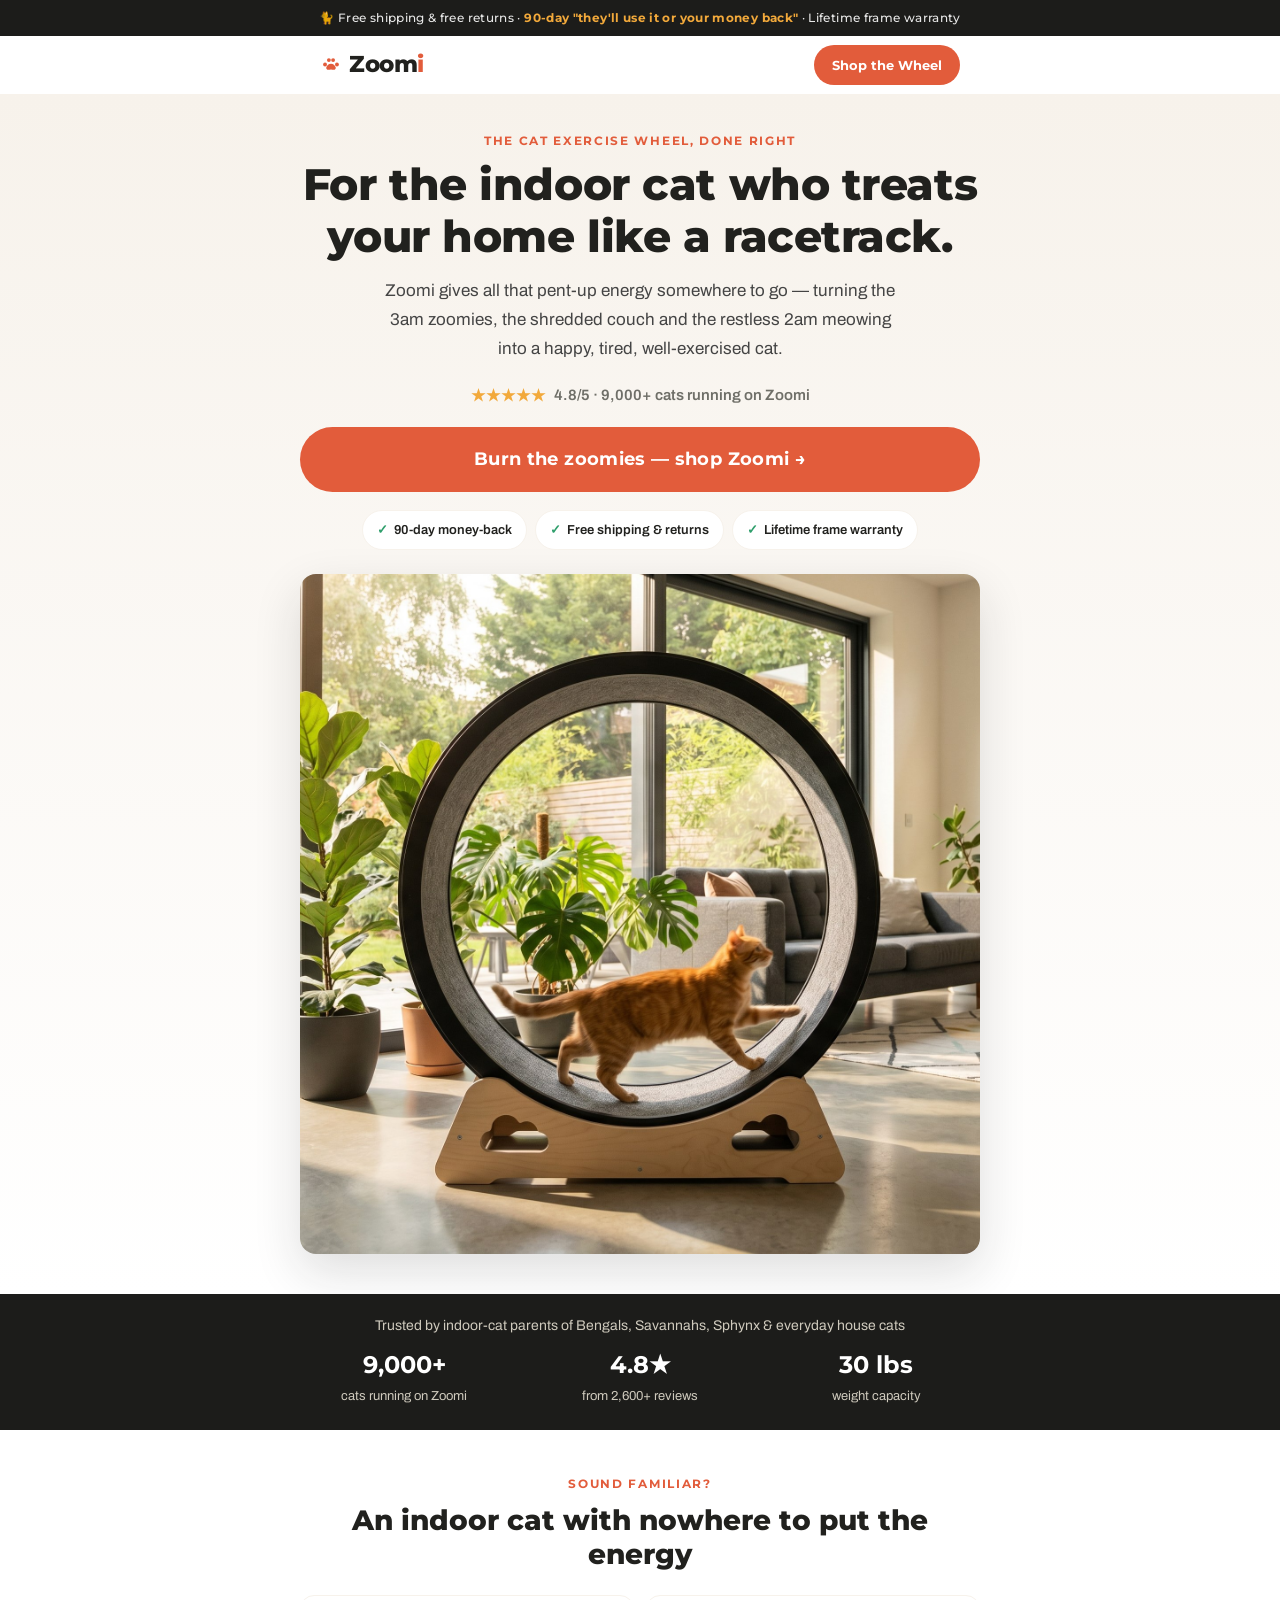
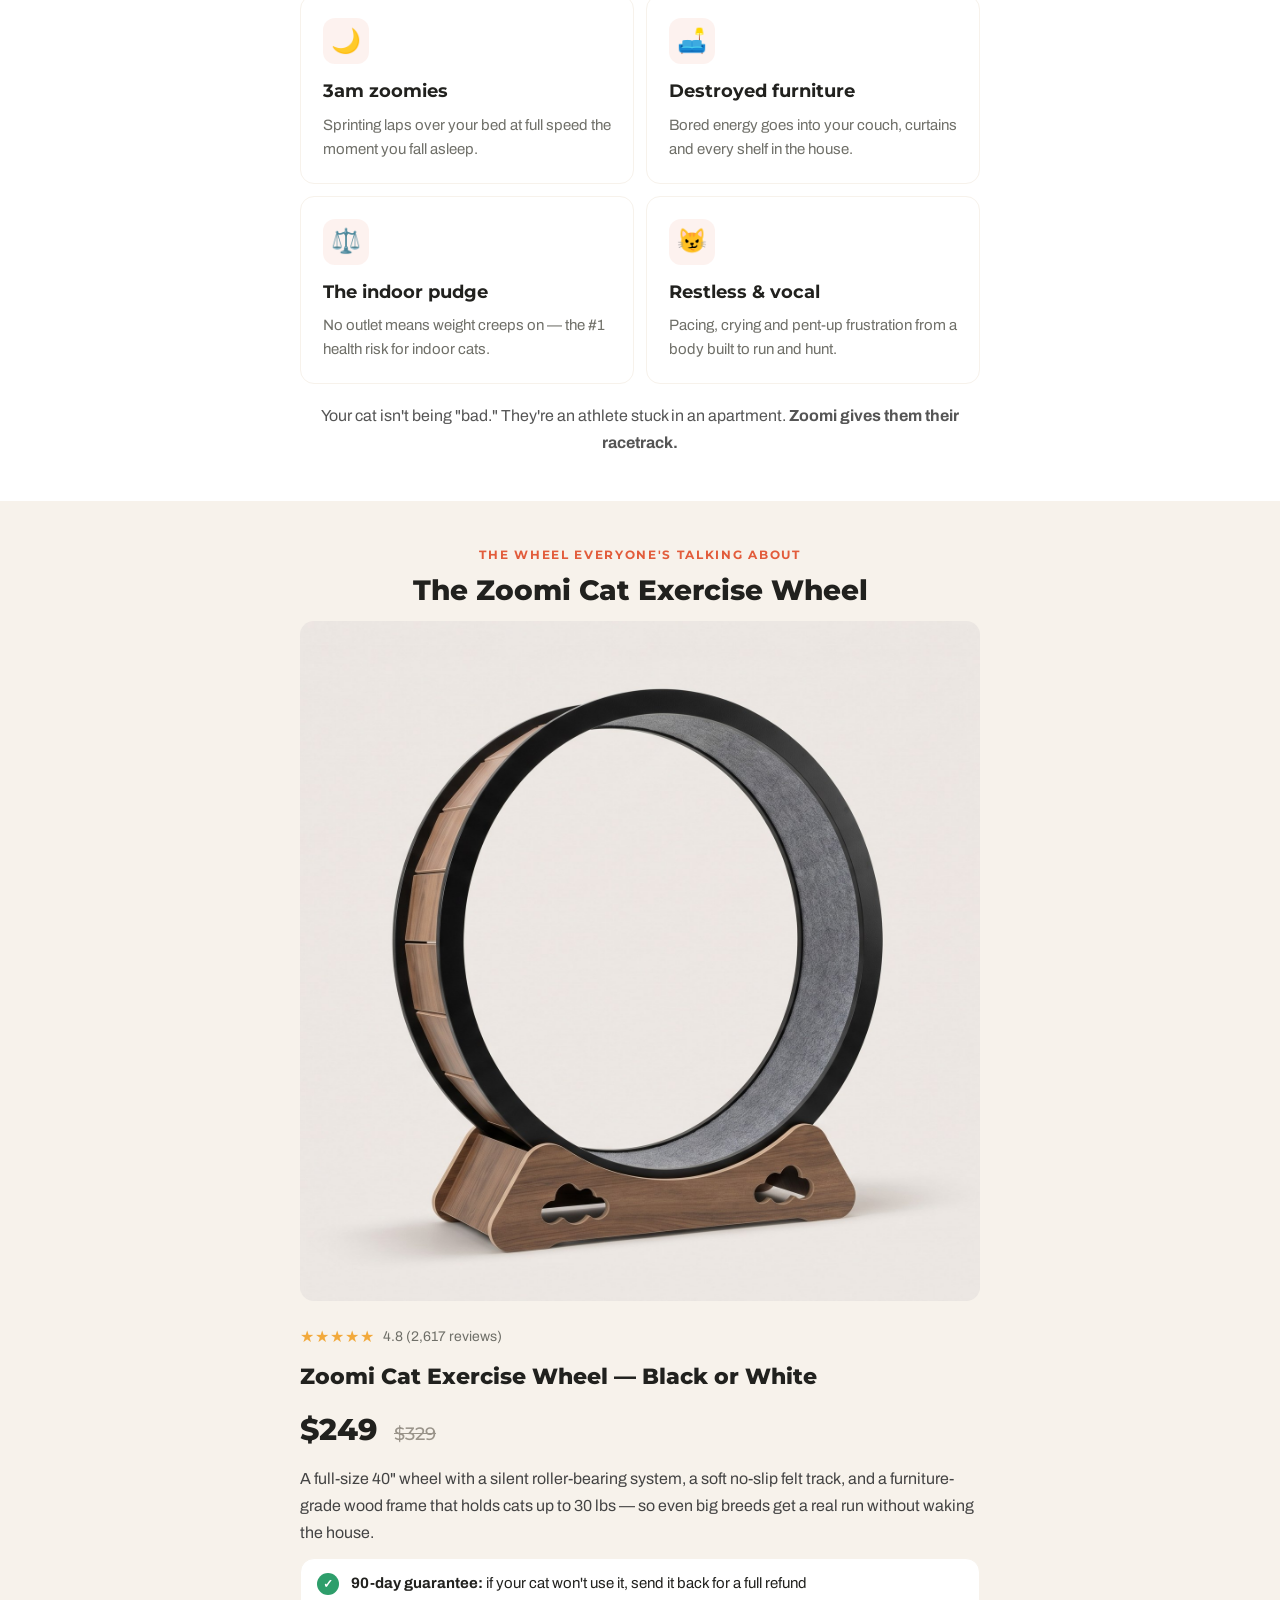
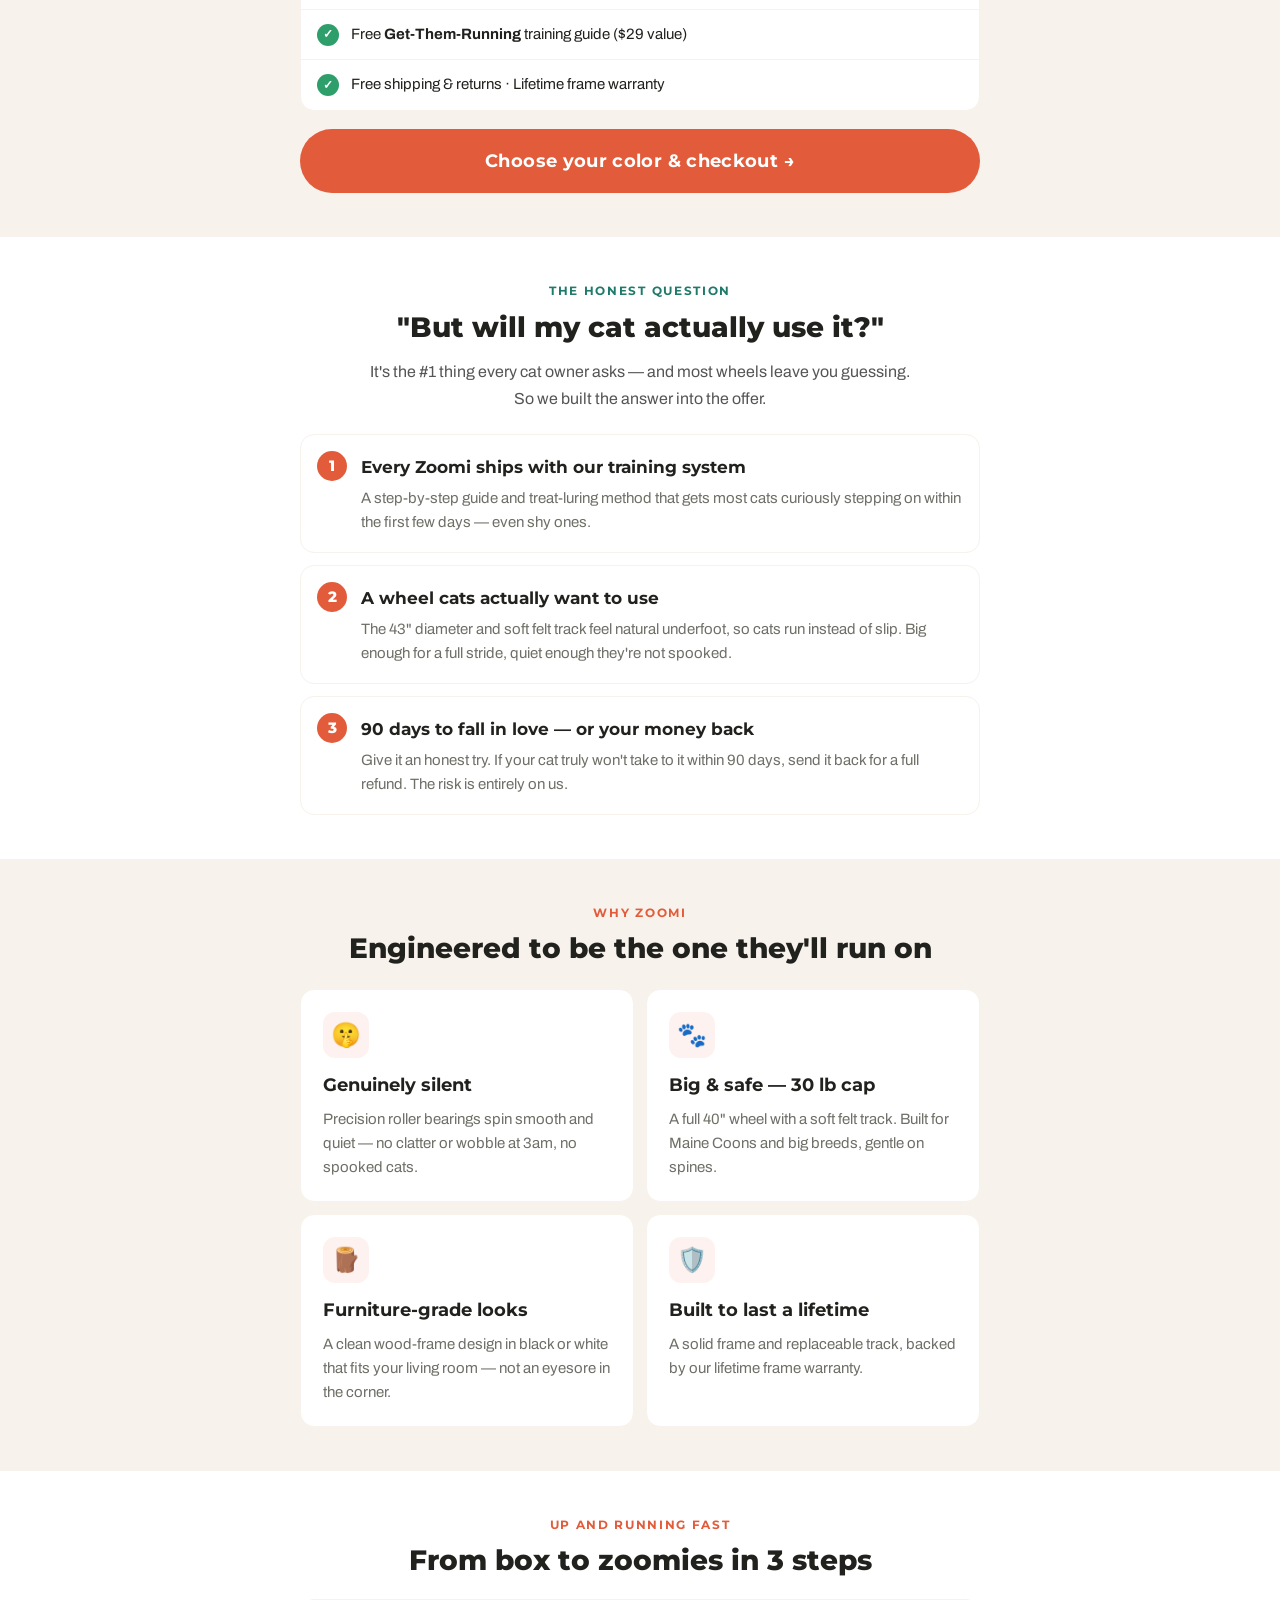
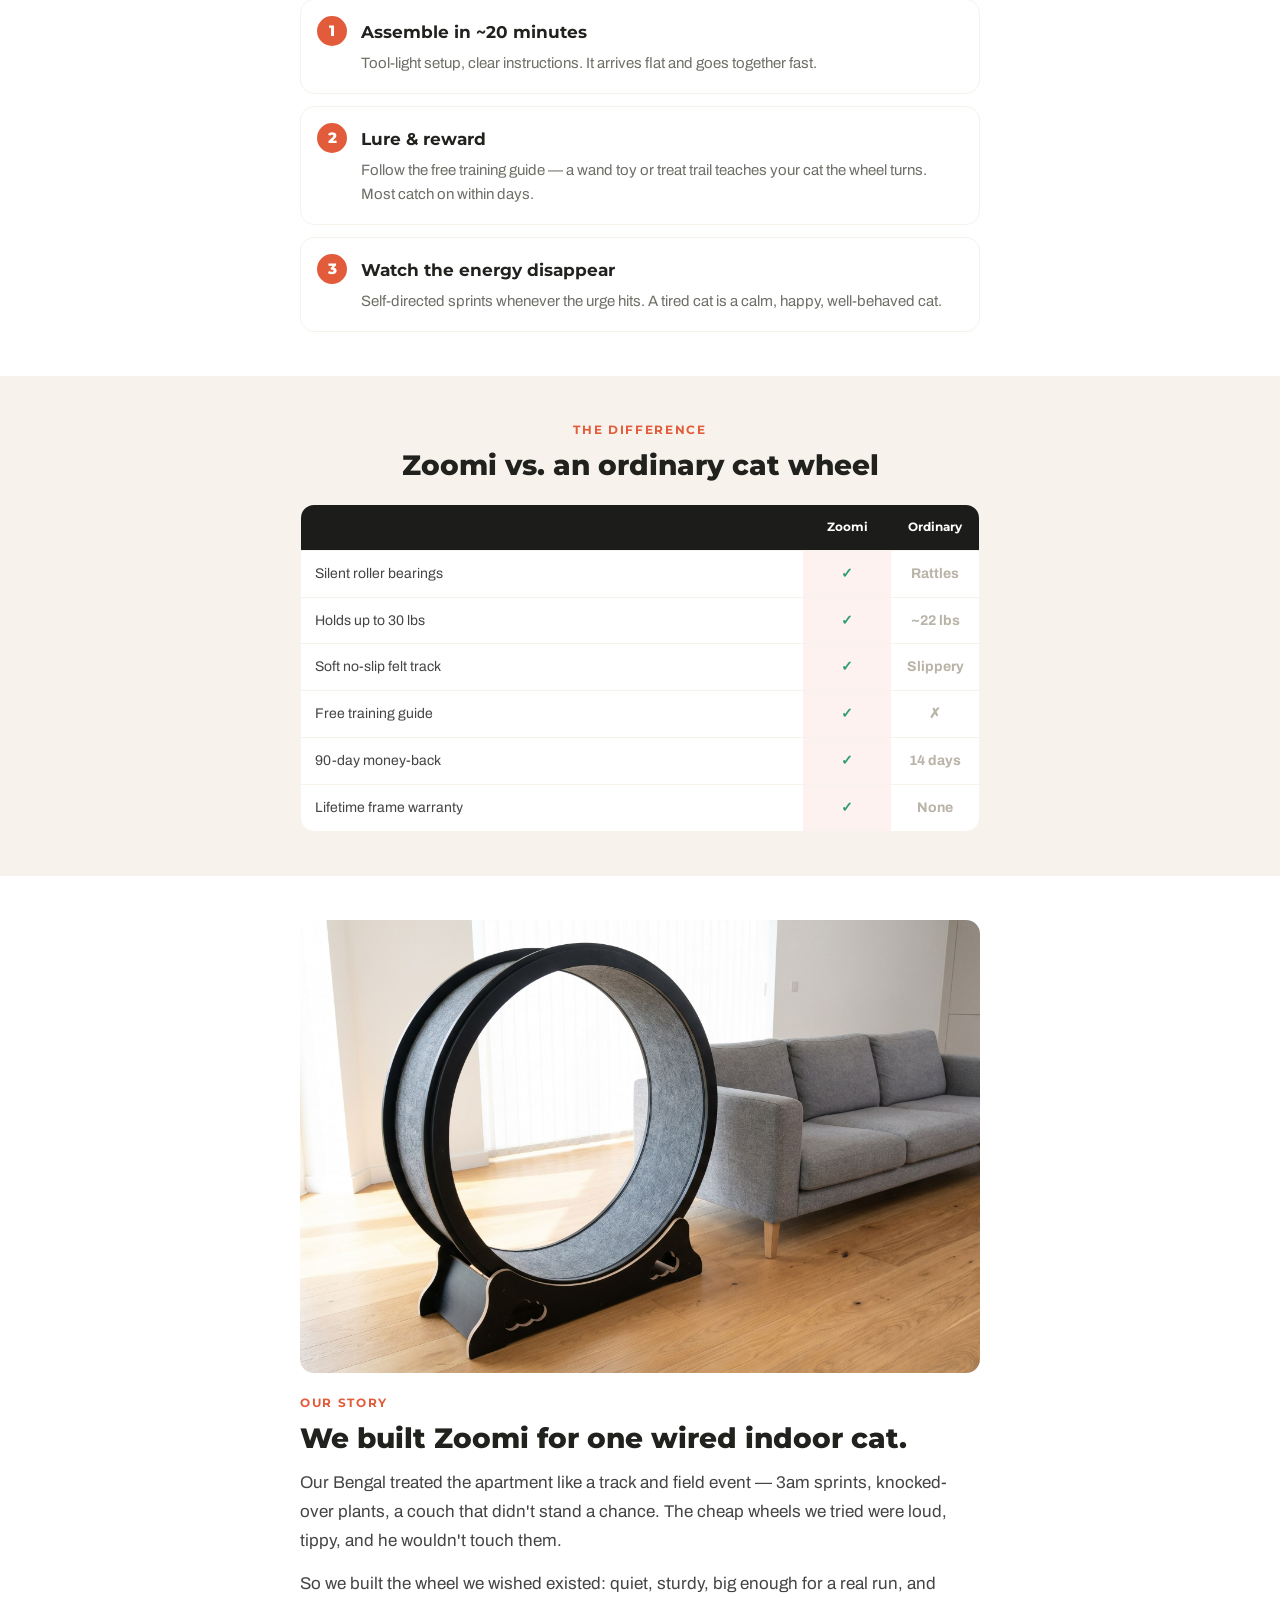
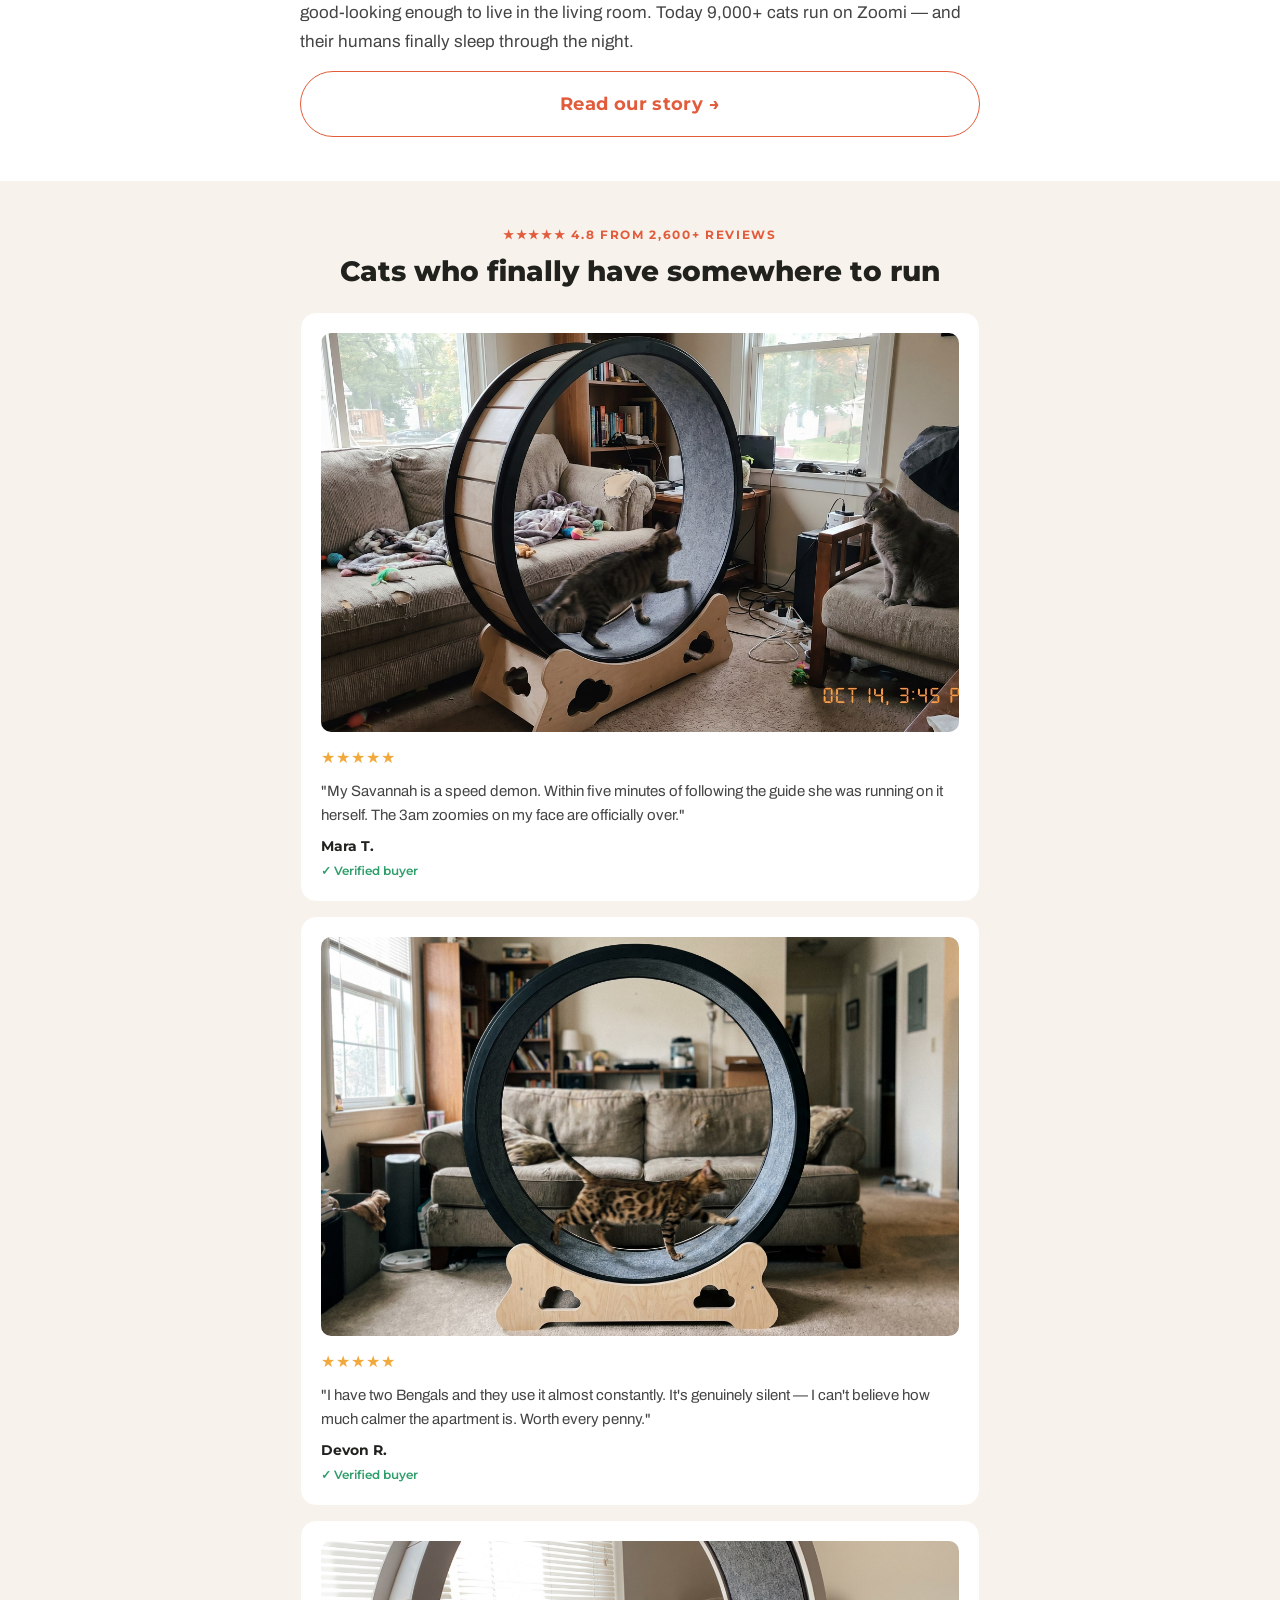
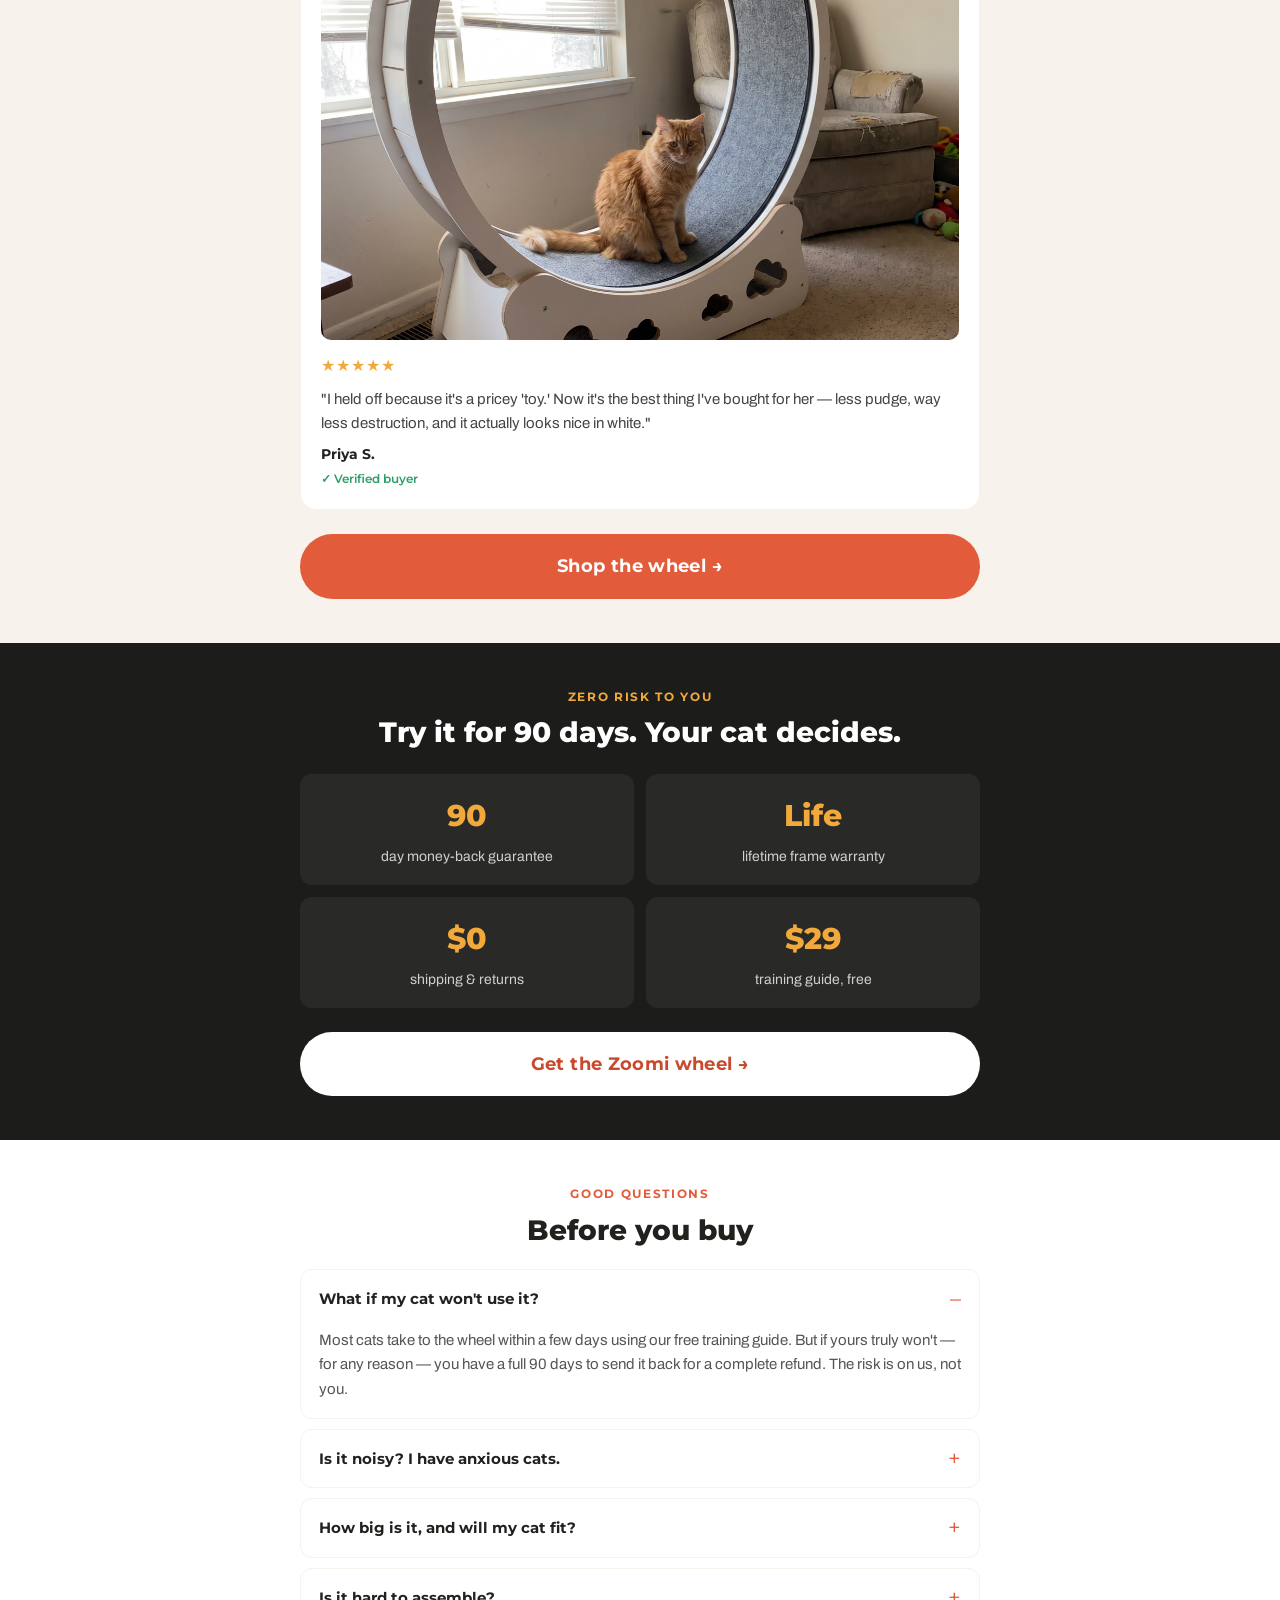
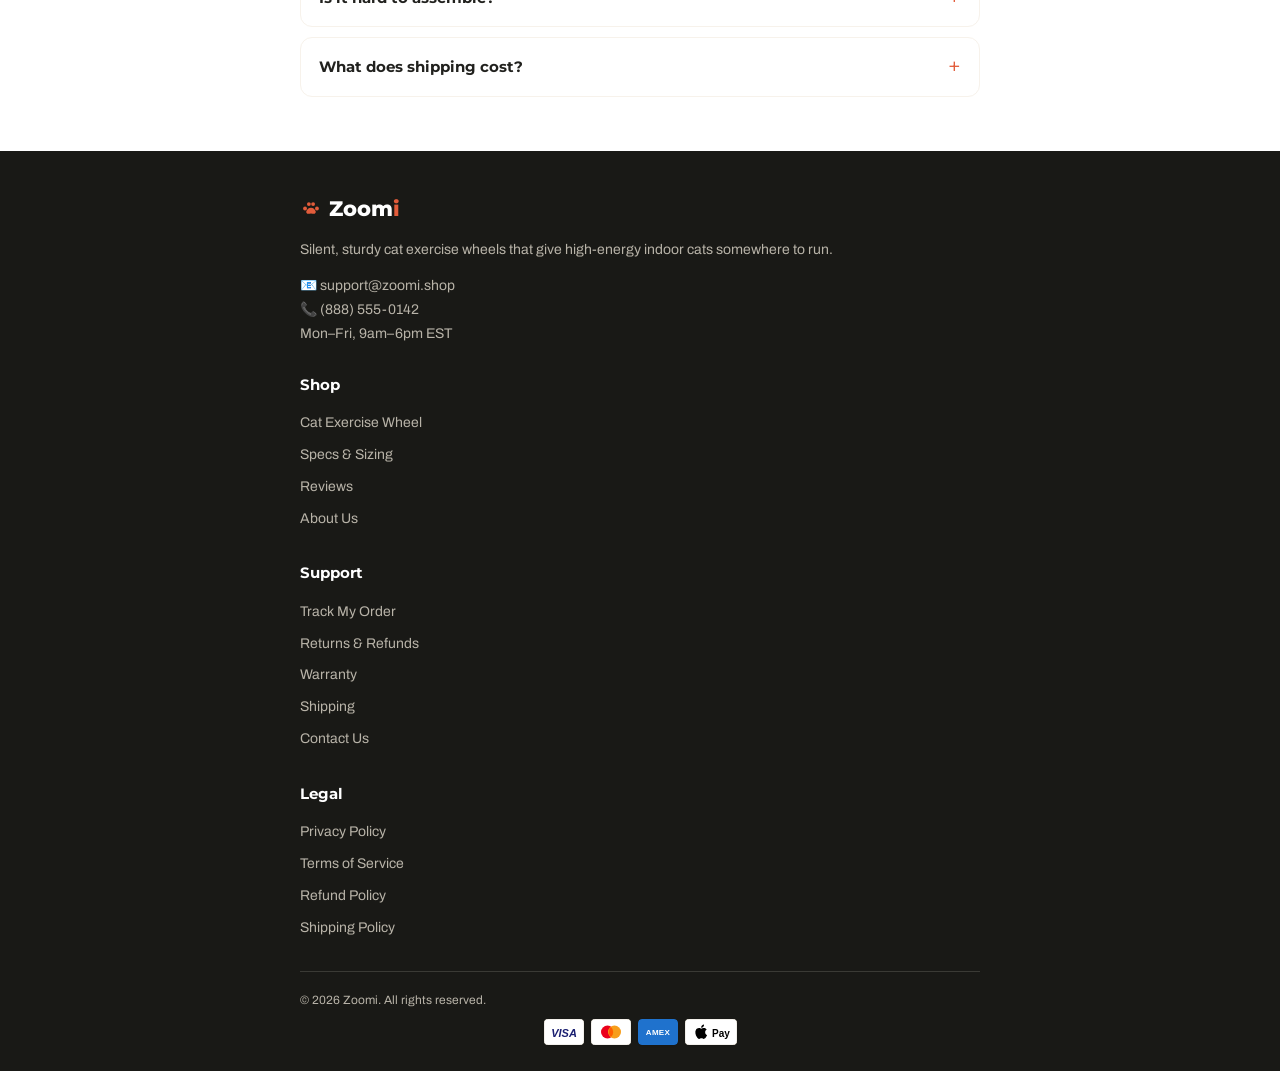
<file: index.html>
<!doctype html>
<html lang="en">
<head>
<meta charset="utf-8">
<meta name="viewport" content="width=device-width,initial-scale=1">
<link rel="icon" href="data:image/svg+xml,%3Csvg%20xmlns='http://www.w3.org/2000/svg'%20viewBox='0%200%2032%2032'%3E%3Crect%20width='32'%20height='32'%20rx='8'%20fill='%23E25C3B'/%3E%3Ctext%20x='16'%20y='23'%20font-family='Arial'%20font-size='19'%20font-weight='bold'%20fill='white'%20text-anchor='middle'%3EZ%3C/text%3E%3C/svg%3E">
<title>Zoomi — The Cat Exercise Wheel That Burns the Zoomies</title>
<meta name="description" content="Zoomi is a silent, sturdy cat exercise wheel built for high-energy indoor cats. Burns pent-up energy, ends the 3am zoomies. 90-day 'they'll use it or your money back' guarantee, free training guide, lifetime warranty, free shipping.">
<link rel="preconnect" href="https://fonts.googleapis.com">
<link rel="preconnect" href="https://fonts.gstatic.com" crossorigin>
<link rel="stylesheet" href="https://fonts.googleapis.com/css2?family=Archivo:wght@400;500;700&family=Montserrat:wght@500;600;700;800;900&display=swap">
<style>
/* ═══════════════════════════════════════════════════════
   ZOOMI — mobile-first responsive engine
   ═══════════════════════════════════════════════════════ */
:root{
  --font-heading:"Montserrat",Arial,sans-serif;
  --font-body:"Archivo",Arial,sans-serif;
  --c-text:#21211E;
  --c-bg1:#ffffff;
  --c-bg2:#F7F2EB;
  --c-accent1:#E25C3B;
  --c-accent2:#1F7A6B;
  --c-btn:#E25C3B;
  --c-btn-text:#ffffff;
  --c-dark:#1C1C1A;
  --c-green:#2E9E6B;
  --c-stars:#F2A93B;
  --c-accent1-light:rgba(226,92,59,0.08);
  --radius-btn:999px;
  --max-w:680px;
}
*,*::before,*::after{box-sizing:border-box;margin:0;padding:0}
html{scroll-behavior:smooth;-webkit-text-size-adjust:100%}
body{font-family:var(--font-body);font-size:18px;line-height:1.7;color:var(--c-text);background:var(--c-bg1);-webkit-font-smoothing:antialiased}
html body img{height:auto;max-width:100%;display:block}
a{color:var(--c-accent1);text-decoration:none}
.lp-wrap{max-width:var(--max-w);margin:0 auto;padding:0 20px}
.lp-anno{background:var(--c-dark);padding:9px 20px;text-align:center}
.lp-anno-inner{max-width:var(--max-w);margin:0 auto;font-family:var(--font-heading);font-size:12px;font-weight:500;letter-spacing:0.03em;color:rgba(255,255,255,0.9);line-height:1.5}
.lp-anno-inner b{color:var(--c-stars)}
.lp-header{position:sticky;top:0;z-index:50;background:rgba(255,255,255,0.96);backdrop-filter:blur(8px);border-bottom:1px solid var(--c-bg2)}
.lp-header-inner{max-width:var(--max-w);margin:0 auto;padding:0 20px;height:58px;display:flex;align-items:center;justify-content:space-between;gap:12px}
.lp-logo{font-family:var(--font-heading);font-weight:800;font-size:23px;letter-spacing:-0.02em;color:var(--c-text)}
.lp-logo span{color:var(--c-accent1)}
.lp-nav-cta{background:var(--c-accent1);color:#fff;font-family:var(--font-heading);font-weight:700;font-size:13px;padding:9px 18px;border-radius:var(--radius-btn);white-space:nowrap}
.lp-btn{display:block;width:100%;background:var(--c-btn);color:var(--c-btn-text);font-family:var(--font-heading);font-size:18px;font-weight:700;letter-spacing:0.02em;padding:17px 24px;border:none;border-radius:var(--radius-btn);cursor:pointer;text-align:center;text-decoration:none;transition:background 0.18s,transform 0.1s;-webkit-tap-highlight-color:transparent;touch-action:manipulation;min-height:54px}
.lp-btn:hover,.lp-btn:active{background:#c84a2c;color:#fff;transform:translateY(-1px)}
.lp-btn.ghost{background:transparent;color:var(--c-accent1);border:1.5px solid var(--c-accent1)}
.lp-btn.ghost:hover{background:var(--c-accent1);color:#fff}
.lp-sec{background:var(--c-bg1);padding:44px 20px}
.lp-sec.bg2{background:var(--c-bg2)}
.lp-sec.dark{background:var(--c-dark)}
.lp-inner{max-width:var(--max-w);margin:0 auto}
.lp-eyebrow{font-family:var(--font-heading);font-size:12px;font-weight:700;letter-spacing:0.14em;text-transform:uppercase;color:var(--c-accent1);text-align:center;margin-bottom:8px}
.lp-sec.dark .lp-eyebrow{color:var(--c-stars)}
.lp-h2{font-family:var(--font-heading);font-size:24px;font-weight:800;line-height:1.22;color:var(--c-text);text-align:center;margin-bottom:14px}
.lp-sec.dark .lp-h2{color:#fff}
.lp-hero{background:linear-gradient(180deg,var(--c-bg2),#fff);padding:36px 20px 40px;text-align:center}
.lp-hero-inner{max-width:var(--max-w);margin:0 auto}
.lp-hero h1{font-family:var(--font-heading);font-size:30px;font-weight:800;line-height:1.18;letter-spacing:-0.01em;color:var(--c-text);margin:8px 0 14px}
.lp-hero p.sub{font-size:17px;color:#444;margin:0 auto 18px;max-width:520px}
.lp-hero .lp-rating{display:flex;align-items:center;justify-content:center;gap:8px;flex-wrap:wrap;font-weight:600;font-size:15px;margin-bottom:18px}
.lp-stars{color:var(--c-stars);letter-spacing:1px;font-size:16px}
.lp-hero-img{max-width:var(--max-w);margin:24px auto 0;border-radius:16px;overflow:hidden;box-shadow:0 18px 48px rgba(28,28,26,0.14)}
.lp-hero-img img{width:100%;aspect-ratio:1/1;object-fit:cover;display:block}
.lp-pills{display:flex;flex-wrap:wrap;justify-content:center;gap:8px;margin-top:18px}
.lp-pill{background:#fff;border:1px solid var(--c-bg2);border-radius:var(--radius-btn);padding:8px 14px;font-size:13px;font-weight:600;display:flex;align-items:center;gap:6px}
.lp-pill .c{color:var(--c-green);font-weight:800}
.lp-proof{background:var(--c-dark);color:#cfcabd;padding:20px;text-align:center}
.lp-proof-inner{max-width:var(--max-w);margin:0 auto}
.lp-proof .lead{font-size:14px;margin-bottom:14px}
.lp-proof-nums{display:flex;flex-wrap:wrap;justify-content:center;gap:18px 28px}
.lp-proof-num{flex:1 1 130px}
.lp-proof-num b{color:#fff;font-family:var(--font-heading);font-size:24px;display:block;line-height:1.1}
.lp-proof-num span{font-size:13px}
.lp-feat-img{max-width:var(--max-w);margin:0 auto 22px;border-radius:14px;overflow:hidden}
.lp-feat-img img{width:100%;aspect-ratio:1/1;object-fit:cover;display:block}
.lp-feat-body{max-width:var(--max-w);margin:0 auto}
.lp-rating{display:flex;align-items:center;gap:8px;flex-wrap:wrap;font-size:14px;color:#6f6f68;margin-bottom:8px}
.lp-feat-title{font-family:var(--font-heading);font-size:22px;font-weight:800;margin-bottom:8px}
.lp-feat-price{font-family:var(--font-heading);font-weight:800;font-size:30px;margin-bottom:10px}
.lp-feat-price .was{color:#9a948a;text-decoration:line-through;font-size:18px;font-weight:500;margin-left:8px}
.lp-feat-body p{font-size:16px;color:#444;margin-bottom:12px;line-height:1.7}
.lp-offer-list{list-style:none;margin:0 0 18px;border:1px solid var(--c-bg2);border-radius:14px;overflow:hidden;background:#fff}
.lp-offer-list li{padding:12px 16px;display:flex;gap:12px;align-items:flex-start;font-size:15px;border-bottom:1px solid var(--c-bg2)}
.lp-offer-list li:last-child{border-bottom:none}
.lp-ck{flex:0 0 22px;width:22px;height:22px;border-radius:50%;background:var(--c-green);color:#fff;display:flex;align-items:center;justify-content:center;font-size:12px;font-weight:800;margin-top:2px}
.lp-bgrid{max-width:var(--max-w);margin:24px auto 0;display:flex;flex-direction:column;gap:12px}
.lp-bcard{background:#fff;border:1px solid var(--c-bg2);border-radius:14px;padding:22px}
.lp-bcard .ic{width:46px;height:46px;border-radius:12px;background:var(--c-accent1-light);display:flex;align-items:center;justify-content:center;font-size:24px;margin-bottom:12px}
.lp-bcard h3{font-family:var(--font-heading);font-size:18px;font-weight:700;margin-bottom:6px}
.lp-bcard p{font-size:15px;color:#6f6f68;line-height:1.6}
.lp-story-img{max-width:var(--max-w);margin:0 auto 20px;border-radius:14px;overflow:hidden}
.lp-story-img img{width:100%;aspect-ratio:3/2;object-fit:cover;display:block}
.lp-story-body{max-width:var(--max-w);margin:0 auto}
.lp-story-body p{font-size:17px;color:#444;margin-bottom:14px;line-height:1.7}
.lp-rgrid{max-width:var(--max-w);margin:24px auto 0;display:flex;flex-direction:column;gap:14px}
.lp-rcard{background:#fff;border:1px solid var(--c-bg2);border-radius:16px;padding:20px}
.lp-rcard img{border-radius:10px;margin-bottom:12px;width:100%;aspect-ratio:16/10;object-fit:cover}
.lp-rcard p{font-size:15px;color:#444;margin:8px 0;line-height:1.6}
.lp-nm{font-family:var(--font-heading);font-weight:700;font-size:14px}
.lp-vf{color:var(--c-green);font-size:12px;font-weight:600;display:block;margin-top:2px}
.lp-guar{background:var(--c-dark);padding:44px 20px;text-align:center}
.lp-guar-inner{max-width:var(--max-w);margin:0 auto}
.lp-guar h2{font-family:var(--font-heading);font-size:24px;font-weight:800;color:#fff;margin-bottom:24px;line-height:1.25}
.lp-ggrid{display:flex;flex-direction:column;gap:12px;text-align:center}
.lp-gc{background:rgba(255,255,255,0.06);border-radius:12px;padding:16px}
.lp-gc .big{font-family:var(--font-heading);font-weight:800;font-size:30px;color:var(--c-stars)}
.lp-gc p{color:rgba(255,255,255,0.78);font-size:14px;margin:4px 0 0}
.lp-guar .lp-btn{background:#fff;color:#c84a2c;margin-top:24px}
.lp-guar .lp-btn:hover{background:#f3ede4;color:#c84a2c}
/* steps */
.lp-steps{max-width:var(--max-w);margin:22px auto 0;display:flex;flex-direction:column;gap:12px;counter-reset:s}
.lp-step{background:#fff;border:1px solid var(--c-bg2);border-radius:14px;padding:18px 18px 18px 60px;position:relative}
.lp-step::before{counter-increment:s;content:counter(s);position:absolute;left:16px;top:16px;width:30px;height:30px;border-radius:50%;background:var(--c-accent1);color:#fff;font-family:var(--font-heading);font-weight:800;display:flex;align-items:center;justify-content:center;font-size:15px}
.lp-step h3{font-family:var(--font-heading);font-size:17px;font-weight:700;margin-bottom:4px}
.lp-step p{font-size:15px;color:#6f6f68;line-height:1.6}
/* comparison */
.lp-cmp{max-width:var(--max-w);margin:22px auto 0;border:1px solid var(--c-bg2);border-radius:14px;overflow:hidden;background:#fff;font-size:14px}
.lp-cmp .row{display:grid;grid-template-columns:1fr 88px 88px;align-items:center}
.lp-cmp .row+.row{border-top:1px solid var(--c-bg2)}
.lp-cmp .row.head{background:var(--c-dark);color:#fff}
.lp-cmp .row.head>div{font-family:var(--font-heading);font-weight:700;font-size:12px;text-align:center;padding:12px 6px}
.lp-cmp .row.head>div:first-child{text-align:left;padding-left:14px}
.lp-cmp .c0{padding:11px 14px;color:#444}
.lp-cmp .c1,.lp-cmp .c2{text-align:center;padding:11px 6px;font-weight:700}
.lp-cmp .c1{color:var(--c-green);background:var(--c-accent1-light)}
.lp-cmp .c2{color:#b9b3a8}
/* faq */
.lp-faq{max-width:var(--max-w);margin:22px auto 0}
.lp-faq details{background:#fff;border:1px solid var(--c-bg2);border-radius:12px;margin-bottom:10px;overflow:hidden}
.lp-faq summary{padding:16px 18px;font-family:var(--font-heading);font-weight:700;font-size:15px;cursor:pointer;list-style:none;display:flex;justify-content:space-between;gap:12px;align-items:center}
.lp-faq summary::-webkit-details-marker{display:none}
.lp-faq summary::after{content:"+";font-size:22px;color:var(--c-accent1);font-weight:400;line-height:1}
.lp-faq details[open] summary::after{content:"–"}
.lp-faq .a{padding:0 18px 16px;font-size:15px;color:#555;line-height:1.65}
.lp-footer{background:#191916;color:#b8b3a8;padding:40px 20px 26px;font-size:14px}
.lp-footer-inner{max-width:var(--max-w);margin:0 auto}
.lp-fcols{display:flex;flex-direction:column;gap:26px}
.lp-flogo{font-family:var(--font-heading);font-weight:800;font-size:21px;color:#fff}
.lp-flogo span{color:var(--c-accent1)}
.lp-footer h4{font-family:var(--font-heading);color:#fff;font-size:15px;margin-bottom:10px}
.lp-footer a{display:block;padding:4px 0;color:#b8b3a8}
.lp-footer a:hover{color:#fff}
.lp-fcontact{margin-top:12px;line-height:1.7}
.lp-fbot{border-top:1px solid #3a3a35;margin-top:28px;padding-top:18px;display:flex;flex-direction:column;gap:8px;font-size:12px}
@media (min-width:560px){
  .lp-hero h1{font-size:38px}
  .lp-h2{font-size:28px}
  .lp-guar h2{font-size:28px}
  .lp-bgrid{flex-direction:row;flex-wrap:wrap}
  .lp-bcard{flex:1 1 calc(50% - 6px);min-width:0}
  .lp-ggrid{flex-direction:row;flex-wrap:wrap}
  .lp-gc{flex:1 1 calc(50% - 6px);min-width:0}
}
@media (min-width:768px){body{font-size:19px}.lp-hero h1{font-size:44px}}
.lp-pms{display:inline-flex;gap:7px;align-items:center;justify-content:center;flex-wrap:wrap}.lp-pms svg{height:26px;width:auto;display:block;border-radius:4px;box-shadow:0 1px 2px rgba(0,0,0,.08)}
</style>
<!-- Google tag (gtag.js) -->
<script async src="https://www.googletagmanager.com/gtag/js?id=AW-18185356647"></script>
<script>
  window.dataLayer = window.dataLayer || [];
  function gtag(){dataLayer.push(arguments);}
  gtag('js', new Date());
  gtag('config', 'AW-18185356647');
</script>
</head>
<body>

<!-- ANNOUNCEMENT -->
<div class="lp-anno"><div class="lp-anno-inner">🐈 Free shipping &amp; free returns · <b>90-day "they'll use it or your money back"</b> · Lifetime frame warranty</div></div>

<!-- HEADER -->
<header class="lp-header">
  <div class="lp-header-inner">
    <a href="index.html" class="lp-logo"><svg viewBox="0 0 24 24" width="22" height="22" style="vertical-align:-4px;margin-right:7px" fill="#E25C3B"><circle cx="5.5" cy="11.5" r="2.1"/><circle cx="9.7" cy="6.6" r="2.1"/><circle cx="14.3" cy="6.6" r="2.1"/><circle cx="18.5" cy="11.5" r="2.1"/><path d="M12 10.5c-2.4 0-4.4 1.9-5.1 3.9-.5 1.5.6 2.9 2.1 2.9.9 0 1.9-.5 3-.5s2.1.5 3 .5c1.5 0 2.6-1.4 2.1-2.9-.7-2-2.7-3.9-5.1-3.9z"/></svg>Zoom<span>i</span></a>
    <a href="product.html" class="lp-nav-cta">Shop the Wheel</a>
  </div>
</header>

<!-- HERO -->
<section class="lp-hero">
  <div class="lp-hero-inner">
    <div class="lp-eyebrow">The cat exercise wheel, done right</div>
    <h1>For the indoor cat who treats your home like a racetrack.</h1>
    <p class="sub">Zoomi gives all that pent-up energy somewhere to go — turning the 3am zoomies, the shredded couch and the restless 2am meowing into a happy, tired, well-exercised cat.</p>
    <div class="lp-rating"><span class="lp-stars">★★★★★</span> <span>4.8/5 · 9,000+ cats running on Zoomi</span></div>
    <a href="product.html" class="lp-btn">Burn the zoomies — shop Zoomi →</a>
    <div class="lp-pills">
      <span class="lp-pill"><span class="c">✓</span> 90-day money-back</span>
      <span class="lp-pill"><span class="c">✓</span> Free shipping &amp; returns</span>
      <span class="lp-pill"><span class="c">✓</span> Lifetime frame warranty</span>
    </div>
  </div>
  <div class="lp-hero-img"><img src="images/lifestyle.jpg" alt="An indoor cat running on a Zoomi cat exercise wheel" loading="eager"></div>
</section>

<!-- PROOF BAR -->
<div class="lp-proof">
  <div class="lp-proof-inner">
    <div class="lead">Trusted by indoor-cat parents of Bengals, Savannahs, Sphynx &amp; everyday house cats</div>
    <div class="lp-proof-nums">
      <div class="lp-proof-num"><b>9,000+</b><span>cats running on Zoomi</span></div>
      <div class="lp-proof-num"><b>4.8★</b><span>from 2,600+ reviews</span></div>
      <div class="lp-proof-num"><b>30 lbs</b><span>weight capacity</span></div>
    </div>
  </div>
</div>

<!-- THE PROBLEM / WHY -->
<section class="lp-sec">
  <div class="lp-inner">
    <div class="lp-eyebrow">Sound familiar?</div>
    <h2 class="lp-h2">An indoor cat with nowhere to put the energy</h2>
    <div class="lp-bgrid">
      <div class="lp-bcard"><div class="ic">🌙</div><h3>3am zoomies</h3><p>Sprinting laps over your bed at full speed the moment you fall asleep.</p></div>
      <div class="lp-bcard"><div class="ic">🛋️</div><h3>Destroyed furniture</h3><p>Bored energy goes into your couch, curtains and every shelf in the house.</p></div>
      <div class="lp-bcard"><div class="ic">⚖️</div><h3>The indoor pudge</h3><p>No outlet means weight creeps on — the #1 health risk for indoor cats.</p></div>
      <div class="lp-bcard"><div class="ic">😼</div><h3>Restless &amp; vocal</h3><p>Pacing, crying and pent-up frustration from a body built to run and hunt.</p></div>
    </div>
    <p style="text-align:center;margin-top:18px;font-size:16px;color:#555">Your cat isn't being "bad." They're an athlete stuck in an apartment. <b>Zoomi gives them their racetrack.</b></p>
  </div>
</section>

<!-- FEATURED PRODUCT -->
<section class="lp-sec bg2">
  <div class="lp-inner">
    <div class="lp-eyebrow">The wheel everyone's talking about</div>
    <h2 class="lp-h2">The Zoomi Cat Exercise Wheel</h2>
  </div>
  <div class="lp-feat-img"><img src="images/prod_main.jpg" alt="Zoomi cat exercise wheel in black" loading="lazy"></div>
  <div class="lp-feat-body">
    <div class="lp-rating"><span class="lp-stars">★★★★★</span> <span>4.8 (2,617 reviews)</span></div>
    <div class="lp-feat-title">Zoomi Cat Exercise Wheel — Black or White</div>
    <div class="lp-feat-price">$249 <span class="was">$329</span></div>
    <p>A full-size 40" wheel with a silent roller-bearing system, a soft no-slip felt track, and a furniture-grade wood frame that holds cats up to 30 lbs — so even big breeds get a real run without waking the house.</p>
    <ul class="lp-offer-list">
      <li><span class="lp-ck">✓</span><span><b>90-day guarantee:</b> if your cat won't use it, send it back for a full refund</span></li>
      <li><span class="lp-ck">✓</span><span>Free <b>Get-Them-Running</b> training guide ($29 value)</span></li>
      <li><span class="lp-ck">✓</span><span>Free shipping &amp; returns · Lifetime frame warranty</span></li>
    </ul>
    <a href="product.html" class="lp-btn">Choose your color &amp; checkout →</a>
  </div>
</section>

<!-- OBJECTION CRUSHER -->
<section class="lp-sec">
  <div class="lp-inner">
    <div class="lp-eyebrow" style="color:var(--c-accent2)">The honest question</div>
    <h2 class="lp-h2">"But will my cat actually use it?"</h2>
    <p style="text-align:center;font-size:16px;color:#555;max-width:560px;margin:0 auto 6px">It's the #1 thing every cat owner asks — and most wheels leave you guessing. So we built the answer into the offer.</p>
    <div class="lp-steps">
      <div class="lp-step"><h3>Every Zoomi ships with our training system</h3><p>A step-by-step guide and treat-luring method that gets most cats curiously stepping on within the first few days — even shy ones.</p></div>
      <div class="lp-step"><h3>A wheel cats actually want to use</h3><p>The 43" diameter and soft felt track feel natural underfoot, so cats run instead of slip. Big enough for a full stride, quiet enough they're not spooked.</p></div>
      <div class="lp-step"><h3>90 days to fall in love — or your money back</h3><p>Give it an honest try. If your cat truly won't take to it within 90 days, send it back for a full refund. The risk is entirely on us.</p></div>
    </div>
  </div>
</section>

<!-- BENEFITS -->
<section class="lp-sec bg2">
  <div class="lp-inner">
    <div class="lp-eyebrow">Why Zoomi</div>
    <h2 class="lp-h2">Engineered to be the one they'll run on</h2>
    <div class="lp-bgrid">
      <div class="lp-bcard"><div class="ic">🤫</div><h3>Genuinely silent</h3><p>Precision roller bearings spin smooth and quiet — no clatter or wobble at 3am, no spooked cats.</p></div>
      <div class="lp-bcard"><div class="ic">🐾</div><h3>Big &amp; safe — 30 lb cap</h3><p>A full 40" wheel with a soft felt track. Built for Maine Coons and big breeds, gentle on spines.</p></div>
      <div class="lp-bcard"><div class="ic">🪵</div><h3>Furniture-grade looks</h3><p>A clean wood-frame design in black or white that fits your living room — not an eyesore in the corner.</p></div>
      <div class="lp-bcard"><div class="ic">🛡️</div><h3>Built to last a lifetime</h3><p>A solid frame and replaceable track, backed by our lifetime frame warranty.</p></div>
    </div>
  </div>
</section>

<!-- HOW IT WORKS -->
<section class="lp-sec">
  <div class="lp-inner">
    <div class="lp-eyebrow">Up and running fast</div>
    <h2 class="lp-h2">From box to zoomies in 3 steps</h2>
    <div class="lp-steps">
      <div class="lp-step"><h3>Assemble in ~20 minutes</h3><p>Tool-light setup, clear instructions. It arrives flat and goes together fast.</p></div>
      <div class="lp-step"><h3>Lure &amp; reward</h3><p>Follow the free training guide — a wand toy or treat trail teaches your cat the wheel turns. Most catch on within days.</p></div>
      <div class="lp-step"><h3>Watch the energy disappear</h3><p>Self-directed sprints whenever the urge hits. A tired cat is a calm, happy, well-behaved cat.</p></div>
    </div>
  </div>
</section>

<!-- COMPARISON -->
<section class="lp-sec bg2">
  <div class="lp-inner">
    <div class="lp-eyebrow">The difference</div>
    <h2 class="lp-h2">Zoomi vs. an ordinary cat wheel</h2>
    <div class="lp-cmp">
      <div class="row head"><div>&nbsp;</div><div>Zoomi</div><div>Ordinary</div></div>
      <div class="row"><div class="c0">Silent roller bearings</div><div class="c1">✓</div><div class="c2">Rattles</div></div>
      <div class="row"><div class="c0">Holds up to 30 lbs</div><div class="c1">✓</div><div class="c2">~22 lbs</div></div>
      <div class="row"><div class="c0">Soft no-slip felt track</div><div class="c1">✓</div><div class="c2">Slippery</div></div>
      <div class="row"><div class="c0">Free training guide</div><div class="c1">✓</div><div class="c2">✗</div></div>
      <div class="row"><div class="c0">90-day money-back</div><div class="c1">✓</div><div class="c2">14 days</div></div>
      <div class="row"><div class="c0">Lifetime frame warranty</div><div class="c1">✓</div><div class="c2">None</div></div>
    </div>
  </div>
</section>

<!-- OUR STORY -->
<section class="lp-sec">
  <div class="lp-story-img"><img src="images/scale.jpg" alt="A Zoomi cat exercise wheel in a living room" loading="lazy"></div>
  <div class="lp-story-body">
    <div class="lp-eyebrow" style="text-align:left">Our story</div>
    <h2 class="lp-h2" style="text-align:left">We built Zoomi for one wired indoor cat.</h2>
    <p>Our Bengal treated the apartment like a track and field event — 3am sprints, knocked-over plants, a couch that didn't stand a chance. The cheap wheels we tried were loud, tippy, and he wouldn't touch them.</p>
    <p>So we built the wheel we wished existed: quiet, sturdy, big enough for a real run, and good-looking enough to live in the living room. Today 9,000+ cats run on Zoomi — and their humans finally sleep through the night.</p>
    <a href="about.html" class="lp-btn ghost" style="margin-top:6px">Read our story →</a>
  </div>
</section>

<!-- REVIEWS -->
<section class="lp-sec bg2">
  <div class="lp-inner">
    <div class="lp-eyebrow">★★★★★ 4.8 from 2,600+ reviews</div>
    <h2 class="lp-h2">Cats who finally have somewhere to run</h2>
    <div class="lp-rgrid">
      <div class="lp-rcard"><img src="images/home_rev2.jpg" alt="Cat running on a Zoomi wheel" loading="lazy"><div class="lp-stars">★★★★★</div><p>"My Savannah is a speed demon. Within five minutes of following the guide she was running on it herself. The 3am zoomies on my face are officially over."</p><div class="lp-nm">Mara T.<span class="lp-vf">✓ Verified buyer</span></div></div>
      <div class="lp-rcard"><img src="images/prod_rev1.jpg" alt="Bengal cat on a Zoomi wheel" loading="lazy"><div class="lp-stars">★★★★★</div><p>"I have two Bengals and they use it almost constantly. It's genuinely silent — I can't believe how much calmer the apartment is. Worth every penny."</p><div class="lp-nm">Devon R.<span class="lp-vf">✓ Verified buyer</span></div></div>
      <div class="lp-rcard"><img src="images/home_rev1.jpg" alt="Tabby cat on a white Zoomi wheel" loading="lazy"><div class="lp-stars">★★★★★</div><p>"I held off because it's a pricey 'toy.' Now it's the best thing I've bought for her — less pudge, way less destruction, and it actually looks nice in white."</p><div class="lp-nm">Priya S.<span class="lp-vf">✓ Verified buyer</span></div></div>
    </div>
    <a href="product.html#reviews" class="lp-btn" style="margin-top:24px">Shop the wheel →</a>
  </div>
</section>

<!-- GUARANTEE -->
<section class="lp-guar">
  <div class="lp-guar-inner">
    <div class="lp-eyebrow" style="color:var(--c-stars)">Zero risk to you</div>
    <h2>Try it for 90 days. Your cat decides.</h2>
    <div class="lp-ggrid">
      <div class="lp-gc"><div class="big">90</div><p>day money-back guarantee</p></div>
      <div class="lp-gc"><div class="big">Life</div><p>lifetime frame warranty</p></div>
      <div class="lp-gc"><div class="big">$0</div><p>shipping &amp; returns</p></div>
      <div class="lp-gc"><div class="big">$29</div><p>training guide, free</p></div>
    </div>
    <a href="product.html" class="lp-btn">Get the Zoomi wheel →</a>
  </div>
</section>

<!-- FAQ -->
<section class="lp-sec">
  <div class="lp-inner">
    <div class="lp-eyebrow">Good questions</div>
    <h2 class="lp-h2">Before you buy</h2>
    <div class="lp-faq">
      <details open><summary>What if my cat won't use it?</summary><div class="a">Most cats take to the wheel within a few days using our free training guide. But if yours truly won't — for any reason — you have a full 90 days to send it back for a complete refund. The risk is on us, not you.</div></details>
      <details><summary>Is it noisy? I have anxious cats.</summary><div class="a">No. Zoomi runs on precision roller bearings designed to be near-silent, with no wobble. That quiet, stable motion is exactly why nervous cats are willing to step on in the first place.</div></details>
      <details><summary>How big is it, and will my cat fit?</summary><div class="a">The wheel is a full 40" (about 100 cm tall) — large enough for a natural, spine-safe stride. It comfortably handles cats up to 30 lbs, including Maine Coons and other big breeds.</div></details>
      <details><summary>Is it hard to assemble?</summary><div class="a">No — it arrives flat and goes together in about 20 minutes with clear step-by-step instructions and minimal tools.</div></details>
      <details><summary>What does shipping cost?</summary><div class="a">Shipping is completely free within the US, and so are returns. Most orders arrive within 3–6 business days.</div></details>
    </div>
  </div>
</section>

<!-- FOOTER -->
<footer class="lp-footer">
  <div class="lp-footer-inner">
    <div class="lp-fcols">
      <div>
        <div class="lp-flogo"><svg viewBox="0 0 24 24" width="22" height="22" style="vertical-align:-4px;margin-right:7px" fill="#E25C3B"><circle cx="5.5" cy="11.5" r="2.1"/><circle cx="9.7" cy="6.6" r="2.1"/><circle cx="14.3" cy="6.6" r="2.1"/><circle cx="18.5" cy="11.5" r="2.1"/><path d="M12 10.5c-2.4 0-4.4 1.9-5.1 3.9-.5 1.5.6 2.9 2.1 2.9.9 0 1.9-.5 3-.5s2.1.5 3 .5c1.5 0 2.6-1.4 2.1-2.9-.7-2-2.7-3.9-5.1-3.9z"/></svg>Zoom<span>i</span></div>
        <p style="margin-top:12px">Silent, sturdy cat exercise wheels that give high-energy indoor cats somewhere to run.</p>
        <p class="lp-fcontact">📧 support@zoomi.shop<br>📞 (888) 555-0142<br>Mon–Fri, 9am–6pm EST</p>
      </div>
      <div><h4>Shop</h4>
        <a href="product.html">Cat Exercise Wheel</a><a href="product.html#specs">Specs &amp; Sizing</a><a href="product.html#reviews">Reviews</a><a href="about.html">About Us</a>
      </div>
      <div><h4>Support</h4>
        <a href="order-tracking.html">Track My Order</a><a href="returns.html">Returns &amp; Refunds</a><a href="warranty.html">Warranty</a><a href="shipping.html">Shipping</a><a href="contact.html">Contact Us</a>
      </div>
      <div><h4>Legal</h4>
        <a href="privacy.html">Privacy Policy</a><a href="terms.html">Terms of Service</a><a href="returns.html">Refund Policy</a><a href="shipping.html">Shipping Policy</a>
      </div>
    </div>
    <div class="lp-fbot">
      <div>© 2026 Zoomi. All rights reserved.</div>
      <div class="lp-pms" aria-label="Accepted payment methods">
        <svg viewBox="0 0 40 26" xmlns="http://www.w3.org/2000/svg" role="img" aria-label="Visa"><rect width="40" height="26" rx="4" fill="#fff" stroke="#e5e0d6"/><text x="20" y="17.5" font-family="Arial,Helvetica,sans-serif" font-size="11" font-weight="700" font-style="italic" fill="#1A1F71" text-anchor="middle">VISA</text></svg>
        <svg viewBox="0 0 40 26" xmlns="http://www.w3.org/2000/svg" role="img" aria-label="Mastercard"><rect width="40" height="26" rx="4" fill="#fff" stroke="#e5e0d6"/><circle cx="16.5" cy="13" r="6.5" fill="#EB001B"/><circle cx="23.5" cy="13" r="6.5" fill="#F79E1B"/><path d="M20 8.1a6.5 6.5 0 0 0 0 9.8 6.5 6.5 0 0 0 0-9.8z" fill="#FF5F00"/></svg>
        <svg viewBox="0 0 40 26" xmlns="http://www.w3.org/2000/svg" role="img" aria-label="American Express"><rect width="40" height="26" rx="4" fill="#1F72CD"/><text x="20" y="16" font-family="Arial,Helvetica,sans-serif" font-size="8" font-weight="700" fill="#fff" text-anchor="middle" letter-spacing=".3">AMEX</text></svg>
        <svg viewBox="0 0 52 26" xmlns="http://www.w3.org/2000/svg" role="img" aria-label="Apple Pay"><rect width="52" height="26" rx="4" fill="#fff" stroke="#e5e0d6"/><g transform="translate(9,5.5) scale(.6)"><path d="M12.152 6.896c-.948 0-2.415-1.078-3.96-1.04-2.04.027-3.91 1.183-4.961 3.014-2.117 3.675-.546 9.103 1.519 12.09 1.013 1.454 2.208 3.09 3.792 3.039 1.52-.065 2.09-.987 3.935-.987 1.831 0 2.35.987 3.96.948 1.637-.026 2.676-1.48 3.676-2.948 1.156-1.688 1.636-3.325 1.662-3.415-.039-.013-3.182-1.221-3.22-4.857-.026-3.04 2.48-4.494 2.597-4.559-1.429-2.09-3.623-2.324-4.39-2.376-2-.156-3.675 1.09-4.61 1.09zM15.53 3.83c.843-1.012 1.4-2.427 1.245-3.83-1.207.052-2.662.805-3.532 1.818-.78.896-1.454 2.338-1.273 3.714 1.338.104 2.715-.688 3.559-1.701z" fill="#000"/></g><text x="36" y="17.5" font-family="Arial,Helvetica,sans-serif" font-size="10" font-weight="600" fill="#000" text-anchor="middle">Pay</text></svg>
      </div>
    </div>
  </div>
</footer>

</body>
</html>
</file>
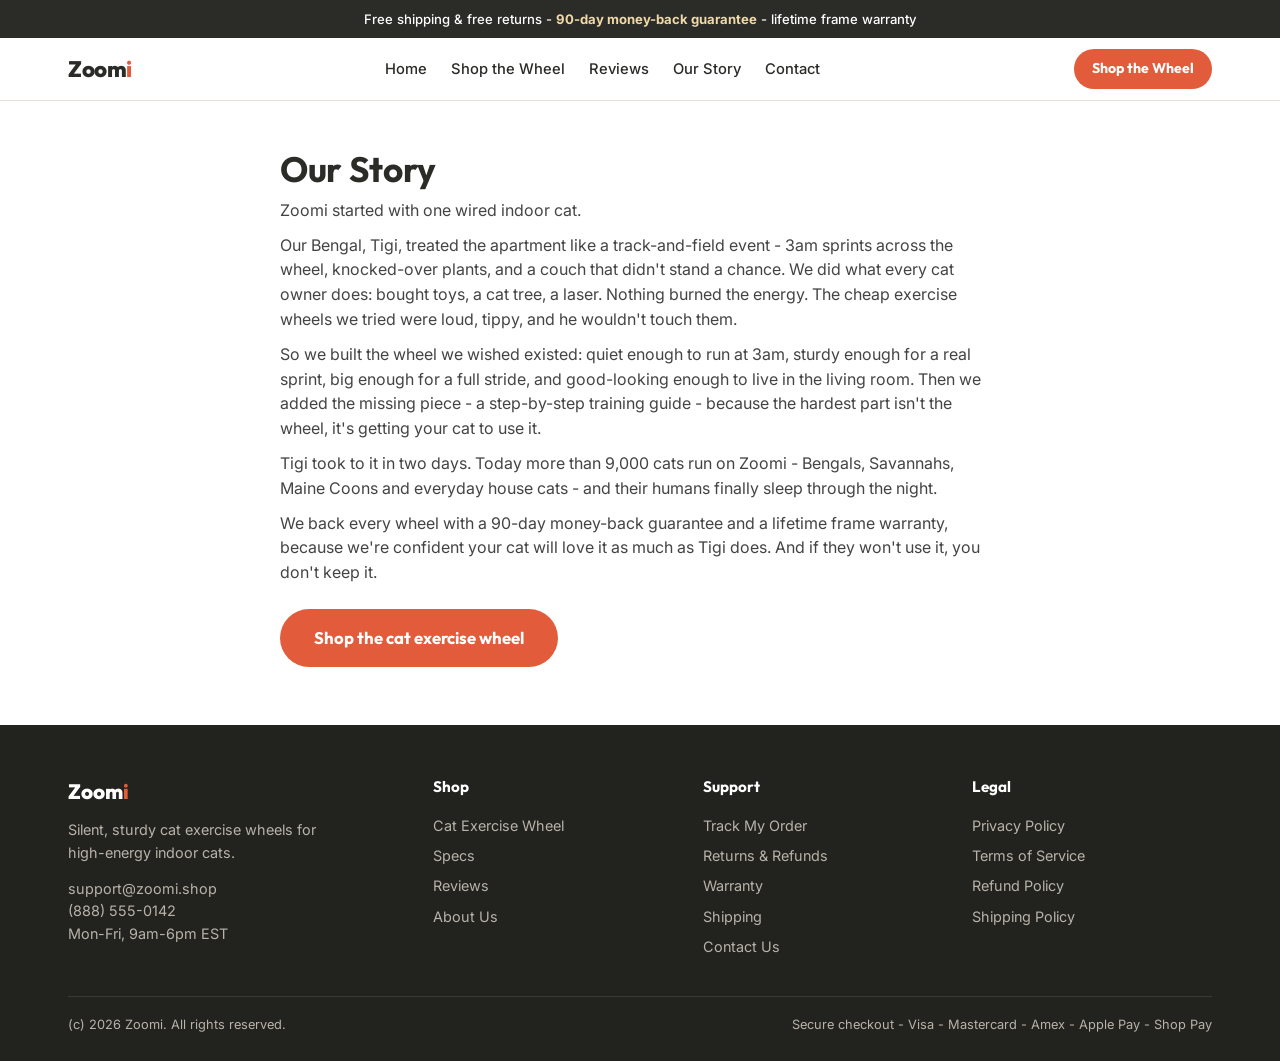
<file: about.html>
<!DOCTYPE html><html lang="en"><head><meta charset="UTF-8">
<meta name="viewport" content="width=device-width, initial-scale=1.0">
<title>Our Story | ZOOMI</title><meta name="description" content="Why we built Zoomi cat exercise wheels.">
<link rel="preconnect" href="https://fonts.googleapis.com">
<link href="https://fonts.googleapis.com/css2?family=Outfit:wght@500;600;700;800&family=Inter:wght@400;500;600&display=swap" rel="stylesheet">
<style>
:root{
  --sage:#E25C3B; --sage-d:#c84a2c; --cream:#F6F3EC; --char:#2B2B28; --terra:#E25C3B; --terra-d:#c84a2c;
  --muted:#6f6f68; --line:#e5e0d6; --green:#3f7d4f; --gold:#E0A92E; --white:#fff;
}
*{margin:0;padding:0;box-sizing:border-box}
html,body{width:100%;max-width:100%}
html{overflow-x:clip}                                  /* clip (not hidden) — doesn't break position:sticky on iOS */
html{scroll-behavior:smooth}
body{font-family:'Inter',system-ui,sans-serif;color:var(--char);background:#fff;line-height:1.55;-webkit-font-smoothing:antialiased}
h1,h2,h3{font-family:'Outfit',sans-serif;line-height:1.15;letter-spacing:-.01em}
img{max-width:100%;height:auto;display:block}
a{color:inherit;text-decoration:none}
.wrap{max-width:1200px;margin:0 auto;padding:0 28px;width:100%}
.btn{display:inline-block;background:var(--terra);color:#fff;font-family:'Outfit';font-weight:700;font-size:1.05rem;padding:16px 34px;border-radius:999px;border:none;cursor:pointer;transition:.15s;text-align:center}
.btn:hover{background:var(--terra-d);transform:translateY(-1px)}
.btn-lg{width:100%;font-size:1.15rem;padding:18px}
.btn-ghost{background:#fff;color:var(--char);border:1.5px solid var(--char)}
.stars{color:var(--gold);letter-spacing:1px}
.muted{color:var(--muted)}
section{padding:56px 0}
h2{font-size:2rem;font-weight:800;margin-bottom:10px}
.center{text-align:center}
.eyebrow{font-family:'Outfit';font-weight:700;letter-spacing:.12em;text-transform:uppercase;font-size:.78rem;color:var(--sage-d)}
.tw{overflow-x:auto;-webkit-overflow-scrolling:touch}  /* scroll wide tables inside, not the page */
/* CRITICAL: grid/flex children default to min-width:auto and refuse to shrink below content,
   forcing columns wider than the viewport (= content clipped / "cut in half"). Force them to shrink. */
.hero-grid,.buybox,.featured,.split,.bgrid,.rgrid,.ggrid,.fgrid{min-width:0}
.hero-grid>*,.buybox>*,.featured>*,.split>*,.gallery,.gallery>*,.bgrid>*,.rgrid>*{min-width:0;max-width:100%}
.thumbs{min-width:0;max-width:100%}

.anno{background:var(--char);color:#fff;text-align:center;font-size:.82rem;padding:9px 14px;font-weight:500}
.anno b{color:#f0d9a8}

header{position:sticky;top:0;z-index:50;background:rgba(255,255,255,.96);backdrop-filter:blur(8px);border-bottom:1px solid var(--line)}
.nav{display:flex;align-items:center;justify-content:space-between;height:62px}
.logo{font-family:'Outfit';font-weight:800;font-size:1.4rem;color:var(--char);letter-spacing:-.02em}
.logo span{color:var(--sage)}
.nav-links{display:flex;gap:24px;font-weight:500;font-size:.92rem}
.nav-links a:hover{color:var(--sage-d)}
.nav-cta{background:var(--sage);color:#fff;padding:9px 18px;border-radius:999px;font-family:'Outfit';font-weight:700;font-size:.88rem;white-space:nowrap}
@media(max-width:820px){.nav-links{display:none}}

.hero{background:linear-gradient(180deg,var(--cream),#fff)}
.hero-grid{display:grid;grid-template-columns:1.05fr 1fr;gap:46px;align-items:center;padding:54px 0}
.hero h1{font-size:3rem;font-weight:800;margin-bottom:16px}
.hero p.sub{font-size:1.15rem;color:#444;margin-bottom:22px;max-width:520px}
.hero .rating{display:flex;align-items:center;gap:10px;margin:18px 0 24px;font-weight:600;font-size:.95rem;flex-wrap:wrap}
.hero img{border-radius:18px;box-shadow:0 24px 60px rgba(43,43,40,.16)}
.trust-pills{display:flex;flex-wrap:wrap;gap:10px;margin-top:18px}
.pill{background:#fff;border:1px solid var(--line);border-radius:999px;padding:8px 14px;font-size:.82rem;font-weight:600;display:flex;align-items:center;gap:6px}
.pill .c{color:var(--green);font-weight:800}

.proofbar{background:var(--char);color:#cfcabd;text-align:center;padding:18px 0;font-size:.85rem}
.proofbar .nums{display:flex;justify-content:center;gap:36px;flex-wrap:wrap;margin-top:8px}
.proofbar b{color:#fff;font-family:'Outfit';font-size:1.5rem;display:block}

/* featured product (home) */
.featured{display:grid;grid-template-columns:1fr 1fr;gap:44px;align-items:center}
.featured img{border-radius:16px}
.featured .price{font-family:'Outfit';font-weight:800;font-size:2rem;margin:8px 0}
.featured .price .was{color:var(--muted);text-decoration:line-through;font-size:1.2rem;font-weight:500;margin-left:8px}

/* buy box (product) */
.buybox{display:grid;grid-template-columns:1fr 1fr;gap:46px;align-items:start}
.gallery .main{border-radius:16px;border:1px solid var(--line);overflow:hidden}
.thumbs{display:flex;gap:10px;margin-top:12px;overflow-x:auto;padding-bottom:4px}
.thumbs img{width:72px;height:72px;flex:0 0 auto;object-fit:cover;border-radius:10px;border:1px solid var(--line);cursor:pointer}
.price{display:flex;align-items:baseline;gap:12px;margin:6px 0 4px;flex-wrap:wrap}
.price .now{font-family:'Outfit';font-weight:800;font-size:2.4rem}
.price .was{color:var(--muted);text-decoration:line-through;font-size:1.3rem}
.price .save{background:#eaf2ea;color:var(--green);font-weight:700;border-radius:8px;padding:3px 10px;font-size:.85rem}
.offer-list{list-style:none;margin:18px 0;border:1px solid var(--line);border-radius:14px;overflow:hidden;background:#fff}
.offer-list li{padding:13px 16px;display:flex;gap:12px;align-items:flex-start;font-weight:500;font-size:.95rem;border-bottom:1px solid var(--line)}
.offer-list li:last-child{border-bottom:none}
.offer-list li .ck{flex:0 0 22px;width:22px;height:22px;border-radius:50%;background:var(--green);color:#fff;display:flex;align-items:center;justify-content:center;font-size:.72rem;font-weight:800;margin-top:1px}
/* swipeable product carousel */
.carousel{position:relative}
.carousel .track{display:flex;overflow-x:auto;scroll-snap-type:x mandatory;border-radius:16px;border:1px solid var(--line);scrollbar-width:none}
.carousel .track::-webkit-scrollbar{display:none}
.carousel .track img{flex:0 0 100%;scroll-snap-align:center;width:100%;aspect-ratio:1/1;object-fit:cover;display:block}
.carousel .arrow{position:absolute;top:50%;transform:translateY(-50%);background:rgba(255,255,255,.92);border:1px solid var(--line);width:42px;height:42px;border-radius:50%;cursor:pointer;display:flex;align-items:center;justify-content:center;font-size:1.3rem;color:var(--char);z-index:2;box-shadow:0 2px 8px rgba(0,0,0,.08)}
.carousel .arrow:hover{background:#fff}
.carousel .arrow.prev{left:10px}.carousel .arrow.next{right:10px}
.dots{display:flex;gap:8px;justify-content:center;margin-top:12px}
.dots span{width:8px;height:8px;border-radius:50%;background:var(--line);cursor:pointer;transition:.15s}
.dots span.on{background:var(--terra);width:22px;border-radius:6px}
.thumbs img.on{border-color:var(--terra)}
.sizes{display:flex;gap:10px;margin:16px 0;flex-wrap:wrap}
.size{flex:1 1 90px;border:1.5px solid var(--line);border-radius:12px;padding:12px;text-align:center;cursor:pointer;font-weight:600;font-size:.9rem;transition:.12s}
.size small{display:block;color:var(--muted);font-weight:500;font-size:.78rem}
.size.sel,.size:hover{border-color:var(--terra);background:#fdf3ee}
.pay{display:flex;gap:8px;align-items:center;justify-content:center;margin-top:12px;color:var(--muted);font-size:.8rem;flex-wrap:wrap;text-align:center}
.fin{text-align:center;font-size:.85rem;color:var(--muted);margin-top:8px}

.benefits{background:var(--cream)}
.bgrid{display:grid;grid-template-columns:repeat(3,1fr);gap:22px;margin-top:30px}
.bcard{background:#fff;border:1px solid var(--line);border-radius:16px;padding:26px}
.bcard .ic{width:46px;height:46px;border-radius:12px;background:#eef1ea;display:flex;align-items:center;justify-content:center;font-size:1.4rem;margin-bottom:14px}
.bcard h3{font-size:1.12rem;font-weight:700;margin-bottom:6px}
.bcard p{color:var(--muted);font-size:.93rem}

.split{display:grid;grid-template-columns:1fr 1fr;gap:40px;align-items:center}
.split.rev{direction:rtl}.split.rev>*{direction:ltr}
.split img{border-radius:16px}
.split h2{font-size:1.7rem}
.split p{color:#444;margin-top:10px}

.cmp{width:100%;border-collapse:collapse;background:#fff;border-radius:14px;overflow:hidden;border:1px solid var(--line);min-width:560px}
.cmp th,.cmp td{padding:15px;text-align:center;border-bottom:1px solid var(--line);font-size:.92rem}
.cmp th{background:var(--char);color:#fff;font-family:'Outfit'}
.cmp th.us{background:var(--sage)}
.cmp td:first-child,.cmp th:first-child{text-align:left;font-weight:600;position:sticky;left:0;background:inherit}
.cmp .y{color:var(--green);font-weight:800}.cmp .n{color:#c0392b;font-weight:700}
.cmp .uscol{background:#f6f8f4;font-weight:700}

.reviews{background:var(--cream)}
.rgrid{display:grid;grid-template-columns:repeat(3,1fr);gap:22px;margin-top:28px}
.rcard{background:#fff;border:1px solid var(--line);border-radius:16px;padding:22px}
.rcard img{border-radius:10px;margin-bottom:12px;height:170px;width:100%;object-fit:cover}
.rcard .nm{font-weight:700;margin-top:10px;font-size:.92rem}
.rcard .vf{color:var(--green);font-size:.78rem;font-weight:600}
.rcard p{font-size:.92rem;color:#444;margin-top:4px}
.rcard .rtop{display:flex;justify-content:space-between;align-items:baseline;gap:8px}
.rcard .rdate{color:var(--muted);font-size:.76rem;white-space:nowrap}
.rcard .rtitle{font-family:'Outfit';font-weight:700;font-size:1rem;margin:6px 0 2px}
.rsum{display:flex;gap:30px;align-items:center;justify-content:center;flex-wrap:wrap;background:#fff;border:1px solid var(--line);border-radius:16px;padding:24px 28px;margin:24px auto 30px;max-width:640px}
.rscore{text-align:center}
.rscore .big{font-family:'Outfit';font-weight:800;font-size:3.2rem;line-height:1}
.rbars{flex:1;min-width:230px}
.rbar{display:flex;align-items:center;gap:10px;font-size:.82rem;margin:4px 0}
.rbar .lab{width:26px;color:var(--muted)}
.rbar .track2{flex:1;height:8px;background:var(--line);border-radius:99px;overflow:hidden}
.rbar .fill{height:100%;background:var(--gold)}
.rbar .pct{width:36px;text-align:right;color:var(--muted)}

.guar{background:var(--char);color:#fff;text-align:center}
.guar h2{color:#fff}
.ggrid{display:grid;grid-template-columns:repeat(4,1fr);gap:20px;margin-top:30px}
.gc{padding:16px}
.gc .big{font-family:'Outfit';font-weight:800;font-size:1.9rem;color:#f0d9a8}
.gc p{color:#cfcabd;font-size:.9rem;margin-top:4px}

.faq details{border:1px solid var(--line);border-radius:12px;margin-bottom:12px;padding:0 18px;background:#fff}
.faq summary{font-family:'Outfit';font-weight:600;padding:16px 0;cursor:pointer;list-style:none;display:flex;justify-content:space-between;gap:12px}
.faq summary::-webkit-details-marker{display:none}
.faq summary::after{content:"+";color:var(--terra);font-weight:800}
.faq details[open] summary::after{content:"–"}
.faq details p{padding-bottom:16px;color:#444}

.sgtable{width:100%;border-collapse:collapse;border:1px solid var(--line);border-radius:12px;overflow:hidden;background:#fff;min-width:520px}
.sgtable th,.sgtable td{padding:13px;border-bottom:1px solid var(--line);font-size:.9rem;text-align:left}
.sgtable th{background:var(--cream);font-family:'Outfit'}

.finalcta{background:var(--sage);color:#fff;text-align:center}
.finalcta h2{color:#fff;font-size:2rem}
.finalcta .btn{background:#fff;color:var(--terra-d);margin-top:18px}

/* generic content page (policies/about) */
.page{max-width:760px;margin:0 auto;padding:48px 20px}
.page h1{font-size:2.2rem;margin-bottom:8px}
.page h2{font-size:1.25rem;margin:28px 0 8px}
.page p,.page li{color:#444;margin-bottom:10px}
.page ul{padding-left:20px}
.page .updated{color:var(--muted);font-size:.85rem;margin-bottom:20px}

footer{background:#22221f;color:#b8b3a8;padding:50px 0 26px;font-size:.9rem}
.fgrid{display:grid;grid-template-columns:1.4fr 1fr 1fr 1fr;gap:30px}
footer h4{color:#fff;font-family:'Outfit';font-size:.95rem;margin-bottom:12px}
footer a{display:block;padding:4px 0;color:#b8b3a8}
footer a:hover{color:#fff}
.fbot{border-top:1px solid #3a3a35;margin-top:34px;padding-top:18px;display:flex;justify-content:space-between;flex-wrap:wrap;gap:10px;font-size:.8rem}
.flogo{font-family:'Outfit';font-weight:800;font-size:1.3rem;color:#fff}
.flogo span{color:var(--sage)}

.sticky{position:fixed;bottom:0;left:0;right:0;background:#fff;border-top:1px solid var(--line);padding:10px 16px;display:none;z-index:60;align-items:center;justify-content:space-between;gap:12px}
.sticky .p{font-family:'Outfit';font-weight:800}

/* ---------- MOBILE ---------- */
@media(max-width:820px){
  section{padding:40px 0}
  h2{font-size:1.6rem}
  .hero-grid{grid-template-columns:1fr;gap:24px;padding:32px 0}
  .hero h1{font-size:2.05rem}
  .hero p.sub{font-size:1.02rem}
  .proofbar .nums{gap:22px}
  .featured{grid-template-columns:1fr;gap:22px}
  .buybox{grid-template-columns:1fr;gap:22px}
  .price .now{font-size:2rem}
  .bgrid{grid-template-columns:1fr}
  .split,.split.rev{grid-template-columns:1fr;gap:18px}
  .rgrid{grid-template-columns:1fr}
  .ggrid{grid-template-columns:1fr 1fr}
  .fgrid{grid-template-columns:1fr 1fr}
  .sticky{display:flex}
  body{padding-bottom:72px}  /* room for sticky bar */
  /* tables FIT the screen on mobile instead of scrolling/clipping */
  .tw{overflow-x:visible}
  .cmp,.sgtable{min-width:0;width:100%}
  .cmp th,.cmp td{padding:9px 6px;font-size:.74rem}
  .cmp td:first-child,.cmp th:first-child{position:static;font-size:.76rem}
  .sgtable th,.sgtable td{padding:9px 8px;font-size:.78rem}
}
@media(max-width:420px){
  .wrap{padding:0 16px}
  .hero h1{font-size:1.8rem}
  .ggrid{grid-template-columns:1fr 1fr}
  .fgrid{grid-template-columns:1fr}
}

</style><!-- Google tag (gtag.js) -->
<script async src="https://www.googletagmanager.com/gtag/js?id=AW-18185356647"></script>
<script>
  window.dataLayer = window.dataLayer || [];
  function gtag(){dataLayer.push(arguments);}
  gtag('js', new Date());

  gtag('config', 'AW-18185356647');
</script>
</head><body>
<div class="anno">Free shipping &amp; free returns - <b>90-day money-back guarantee</b> - lifetime frame warranty</div>
<header><div class="wrap nav">
<a href="index.html" class="logo">Zoom<span>i</span></a>
<nav class="nav-links"><a href="index.html">Home</a><a href="product.html">Shop the Wheel</a><a href="product.html#reviews">Reviews</a><a href="about.html">Our Story</a><a href="contact.html">Contact</a></nav>
<a href="product.html" class="nav-cta">Shop the Wheel</a></div></header>
<main class="page">
<h1>Our Story</h1>
<p>Zoomi started with one wired indoor cat.</p>
<p>Our Bengal, Tigi, treated the apartment like a track-and-field event - 3am sprints across the wheel, knocked-over plants, and a couch that didn't stand a chance. We did what every cat owner does: bought toys, a cat tree, a laser. Nothing burned the energy. The cheap exercise wheels we tried were loud, tippy, and he wouldn't touch them.</p>
<p>So we built the wheel we wished existed: quiet enough to run at 3am, sturdy enough for a real sprint, big enough for a full stride, and good-looking enough to live in the living room. Then we added the missing piece - a step-by-step training guide - because the hardest part isn't the wheel, it's getting your cat to use it.</p>
<p>Tigi took to it in two days. Today more than 9,000 cats run on Zoomi - Bengals, Savannahs, Maine Coons and everyday house cats - and their humans finally sleep through the night.</p>
<p>We back every wheel with a 90-day money-back guarantee and a lifetime frame warranty, because we're confident your cat will love it as much as Tigi does. And if they won't use it, you don't keep it.</p>
<p style="margin-top:24px"><a href="product.html" class="btn">Shop the cat exercise wheel</a></p></main>
<footer><div class="wrap"><div class="fgrid">
<div><div class="flogo">Zoom<span>i</span></div>
<p style="margin-top:12px;max-width:280px">Silent, sturdy cat exercise wheels for high-energy indoor cats.</p>
<p style="margin-top:14px">support@zoomi.shop<br>(888) 555-0142<br>Mon-Fri, 9am-6pm EST</p></div>
<div><h4>Shop</h4><a href="product.html">Cat Exercise Wheel</a><a href="product.html#specs">Specs</a><a href="product.html#reviews">Reviews</a><a href="about.html">About Us</a></div>
<div><h4>Support</h4><a href="order-tracking.html">Track My Order</a><a href="returns.html">Returns &amp; Refunds</a><a href="warranty.html">Warranty</a><a href="shipping.html">Shipping</a><a href="contact.html">Contact Us</a></div>
<div><h4>Legal</h4><a href="privacy.html">Privacy Policy</a><a href="terms.html">Terms of Service</a><a href="returns.html">Refund Policy</a><a href="shipping.html">Shipping Policy</a></div>
</div><div class="fbot"><div>(c) 2026 Zoomi. All rights reserved.</div><div>Secure checkout - Visa - Mastercard - Amex - Apple Pay - Shop Pay</div></div></div></footer>
</body></html>
</file>
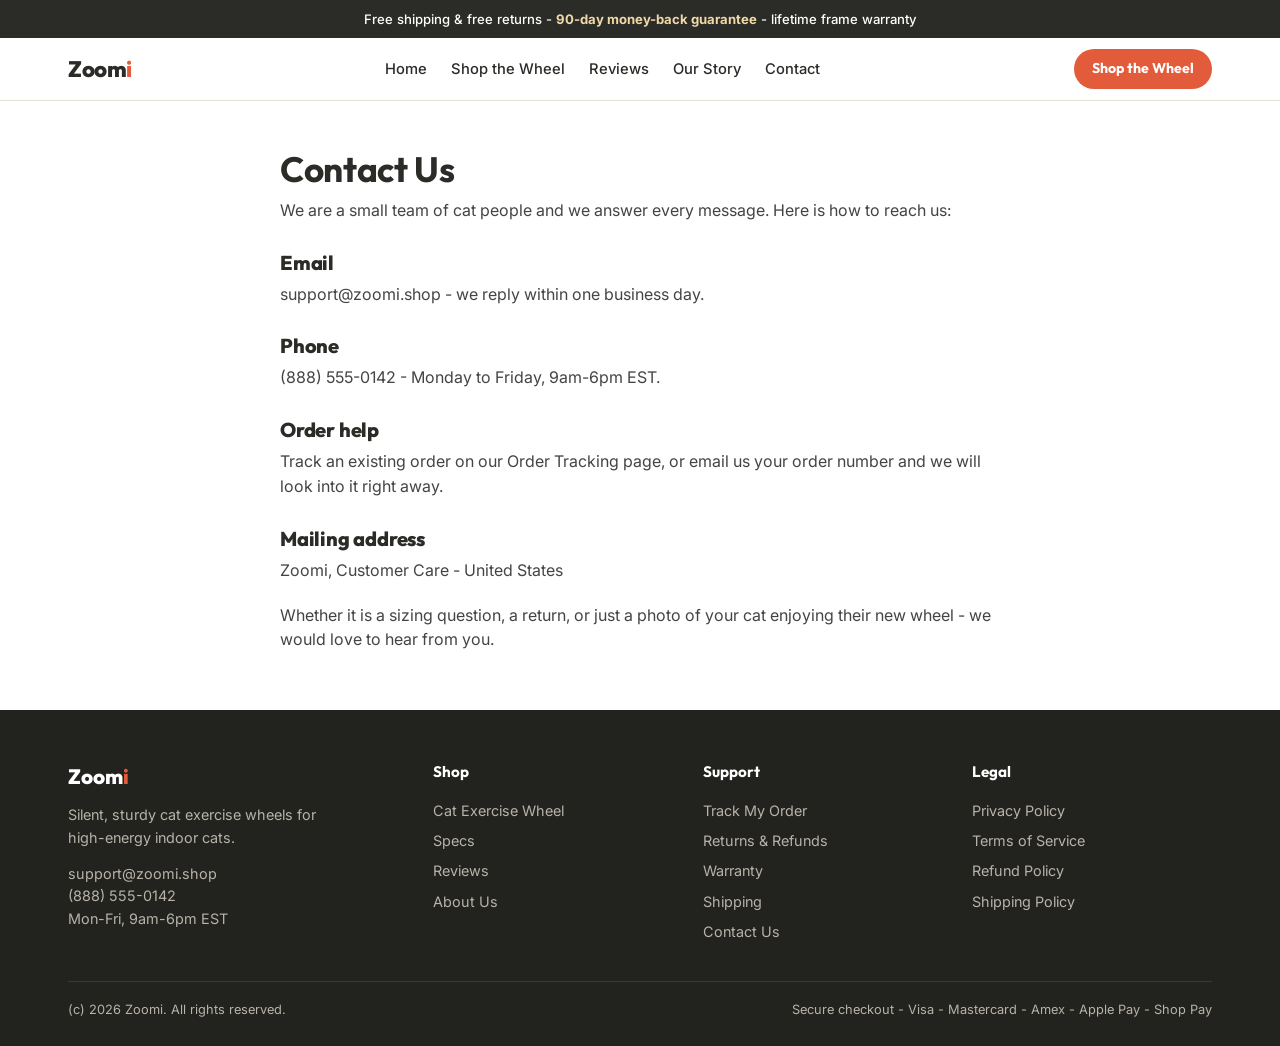
<file: contact.html>
<!DOCTYPE html><html lang="en"><head><meta charset="UTF-8">
<meta name="viewport" content="width=device-width, initial-scale=1.0">
<title>Contact Us | ZOOMI</title><meta name="description" content="Get in touch with the Zoomi team.">
<link rel="preconnect" href="https://fonts.googleapis.com">
<link href="https://fonts.googleapis.com/css2?family=Outfit:wght@500;600;700;800&family=Inter:wght@400;500;600&display=swap" rel="stylesheet">
<style>
:root{
  --sage:#E25C3B; --sage-d:#c84a2c; --cream:#F6F3EC; --char:#2B2B28; --terra:#E25C3B; --terra-d:#c84a2c;
  --muted:#6f6f68; --line:#e5e0d6; --green:#3f7d4f; --gold:#E0A92E; --white:#fff;
}
*{margin:0;padding:0;box-sizing:border-box}
html,body{width:100%;max-width:100%}
html{overflow-x:clip}                                  /* clip (not hidden) — doesn't break position:sticky on iOS */
html{scroll-behavior:smooth}
body{font-family:'Inter',system-ui,sans-serif;color:var(--char);background:#fff;line-height:1.55;-webkit-font-smoothing:antialiased}
h1,h2,h3{font-family:'Outfit',sans-serif;line-height:1.15;letter-spacing:-.01em}
img{max-width:100%;height:auto;display:block}
a{color:inherit;text-decoration:none}
.wrap{max-width:1200px;margin:0 auto;padding:0 28px;width:100%}
.btn{display:inline-block;background:var(--terra);color:#fff;font-family:'Outfit';font-weight:700;font-size:1.05rem;padding:16px 34px;border-radius:999px;border:none;cursor:pointer;transition:.15s;text-align:center}
.btn:hover{background:var(--terra-d);transform:translateY(-1px)}
.btn-lg{width:100%;font-size:1.15rem;padding:18px}
.btn-ghost{background:#fff;color:var(--char);border:1.5px solid var(--char)}
.stars{color:var(--gold);letter-spacing:1px}
.muted{color:var(--muted)}
section{padding:56px 0}
h2{font-size:2rem;font-weight:800;margin-bottom:10px}
.center{text-align:center}
.eyebrow{font-family:'Outfit';font-weight:700;letter-spacing:.12em;text-transform:uppercase;font-size:.78rem;color:var(--sage-d)}
.tw{overflow-x:auto;-webkit-overflow-scrolling:touch}  /* scroll wide tables inside, not the page */
/* CRITICAL: grid/flex children default to min-width:auto and refuse to shrink below content,
   forcing columns wider than the viewport (= content clipped / "cut in half"). Force them to shrink. */
.hero-grid,.buybox,.featured,.split,.bgrid,.rgrid,.ggrid,.fgrid{min-width:0}
.hero-grid>*,.buybox>*,.featured>*,.split>*,.gallery,.gallery>*,.bgrid>*,.rgrid>*{min-width:0;max-width:100%}
.thumbs{min-width:0;max-width:100%}

.anno{background:var(--char);color:#fff;text-align:center;font-size:.82rem;padding:9px 14px;font-weight:500}
.anno b{color:#f0d9a8}

header{position:sticky;top:0;z-index:50;background:rgba(255,255,255,.96);backdrop-filter:blur(8px);border-bottom:1px solid var(--line)}
.nav{display:flex;align-items:center;justify-content:space-between;height:62px}
.logo{font-family:'Outfit';font-weight:800;font-size:1.4rem;color:var(--char);letter-spacing:-.02em}
.logo span{color:var(--sage)}
.nav-links{display:flex;gap:24px;font-weight:500;font-size:.92rem}
.nav-links a:hover{color:var(--sage-d)}
.nav-cta{background:var(--sage);color:#fff;padding:9px 18px;border-radius:999px;font-family:'Outfit';font-weight:700;font-size:.88rem;white-space:nowrap}
@media(max-width:820px){.nav-links{display:none}}

.hero{background:linear-gradient(180deg,var(--cream),#fff)}
.hero-grid{display:grid;grid-template-columns:1.05fr 1fr;gap:46px;align-items:center;padding:54px 0}
.hero h1{font-size:3rem;font-weight:800;margin-bottom:16px}
.hero p.sub{font-size:1.15rem;color:#444;margin-bottom:22px;max-width:520px}
.hero .rating{display:flex;align-items:center;gap:10px;margin:18px 0 24px;font-weight:600;font-size:.95rem;flex-wrap:wrap}
.hero img{border-radius:18px;box-shadow:0 24px 60px rgba(43,43,40,.16)}
.trust-pills{display:flex;flex-wrap:wrap;gap:10px;margin-top:18px}
.pill{background:#fff;border:1px solid var(--line);border-radius:999px;padding:8px 14px;font-size:.82rem;font-weight:600;display:flex;align-items:center;gap:6px}
.pill .c{color:var(--green);font-weight:800}

.proofbar{background:var(--char);color:#cfcabd;text-align:center;padding:18px 0;font-size:.85rem}
.proofbar .nums{display:flex;justify-content:center;gap:36px;flex-wrap:wrap;margin-top:8px}
.proofbar b{color:#fff;font-family:'Outfit';font-size:1.5rem;display:block}

/* featured product (home) */
.featured{display:grid;grid-template-columns:1fr 1fr;gap:44px;align-items:center}
.featured img{border-radius:16px}
.featured .price{font-family:'Outfit';font-weight:800;font-size:2rem;margin:8px 0}
.featured .price .was{color:var(--muted);text-decoration:line-through;font-size:1.2rem;font-weight:500;margin-left:8px}

/* buy box (product) */
.buybox{display:grid;grid-template-columns:1fr 1fr;gap:46px;align-items:start}
.gallery .main{border-radius:16px;border:1px solid var(--line);overflow:hidden}
.thumbs{display:flex;gap:10px;margin-top:12px;overflow-x:auto;padding-bottom:4px}
.thumbs img{width:72px;height:72px;flex:0 0 auto;object-fit:cover;border-radius:10px;border:1px solid var(--line);cursor:pointer}
.price{display:flex;align-items:baseline;gap:12px;margin:6px 0 4px;flex-wrap:wrap}
.price .now{font-family:'Outfit';font-weight:800;font-size:2.4rem}
.price .was{color:var(--muted);text-decoration:line-through;font-size:1.3rem}
.price .save{background:#eaf2ea;color:var(--green);font-weight:700;border-radius:8px;padding:3px 10px;font-size:.85rem}
.offer-list{list-style:none;margin:18px 0;border:1px solid var(--line);border-radius:14px;overflow:hidden;background:#fff}
.offer-list li{padding:13px 16px;display:flex;gap:12px;align-items:flex-start;font-weight:500;font-size:.95rem;border-bottom:1px solid var(--line)}
.offer-list li:last-child{border-bottom:none}
.offer-list li .ck{flex:0 0 22px;width:22px;height:22px;border-radius:50%;background:var(--green);color:#fff;display:flex;align-items:center;justify-content:center;font-size:.72rem;font-weight:800;margin-top:1px}
/* swipeable product carousel */
.carousel{position:relative}
.carousel .track{display:flex;overflow-x:auto;scroll-snap-type:x mandatory;border-radius:16px;border:1px solid var(--line);scrollbar-width:none}
.carousel .track::-webkit-scrollbar{display:none}
.carousel .track img{flex:0 0 100%;scroll-snap-align:center;width:100%;aspect-ratio:1/1;object-fit:cover;display:block}
.carousel .arrow{position:absolute;top:50%;transform:translateY(-50%);background:rgba(255,255,255,.92);border:1px solid var(--line);width:42px;height:42px;border-radius:50%;cursor:pointer;display:flex;align-items:center;justify-content:center;font-size:1.3rem;color:var(--char);z-index:2;box-shadow:0 2px 8px rgba(0,0,0,.08)}
.carousel .arrow:hover{background:#fff}
.carousel .arrow.prev{left:10px}.carousel .arrow.next{right:10px}
.dots{display:flex;gap:8px;justify-content:center;margin-top:12px}
.dots span{width:8px;height:8px;border-radius:50%;background:var(--line);cursor:pointer;transition:.15s}
.dots span.on{background:var(--terra);width:22px;border-radius:6px}
.thumbs img.on{border-color:var(--terra)}
.sizes{display:flex;gap:10px;margin:16px 0;flex-wrap:wrap}
.size{flex:1 1 90px;border:1.5px solid var(--line);border-radius:12px;padding:12px;text-align:center;cursor:pointer;font-weight:600;font-size:.9rem;transition:.12s}
.size small{display:block;color:var(--muted);font-weight:500;font-size:.78rem}
.size.sel,.size:hover{border-color:var(--terra);background:#fdf3ee}
.pay{display:flex;gap:8px;align-items:center;justify-content:center;margin-top:12px;color:var(--muted);font-size:.8rem;flex-wrap:wrap;text-align:center}
.fin{text-align:center;font-size:.85rem;color:var(--muted);margin-top:8px}

.benefits{background:var(--cream)}
.bgrid{display:grid;grid-template-columns:repeat(3,1fr);gap:22px;margin-top:30px}
.bcard{background:#fff;border:1px solid var(--line);border-radius:16px;padding:26px}
.bcard .ic{width:46px;height:46px;border-radius:12px;background:#eef1ea;display:flex;align-items:center;justify-content:center;font-size:1.4rem;margin-bottom:14px}
.bcard h3{font-size:1.12rem;font-weight:700;margin-bottom:6px}
.bcard p{color:var(--muted);font-size:.93rem}

.split{display:grid;grid-template-columns:1fr 1fr;gap:40px;align-items:center}
.split.rev{direction:rtl}.split.rev>*{direction:ltr}
.split img{border-radius:16px}
.split h2{font-size:1.7rem}
.split p{color:#444;margin-top:10px}

.cmp{width:100%;border-collapse:collapse;background:#fff;border-radius:14px;overflow:hidden;border:1px solid var(--line);min-width:560px}
.cmp th,.cmp td{padding:15px;text-align:center;border-bottom:1px solid var(--line);font-size:.92rem}
.cmp th{background:var(--char);color:#fff;font-family:'Outfit'}
.cmp th.us{background:var(--sage)}
.cmp td:first-child,.cmp th:first-child{text-align:left;font-weight:600;position:sticky;left:0;background:inherit}
.cmp .y{color:var(--green);font-weight:800}.cmp .n{color:#c0392b;font-weight:700}
.cmp .uscol{background:#f6f8f4;font-weight:700}

.reviews{background:var(--cream)}
.rgrid{display:grid;grid-template-columns:repeat(3,1fr);gap:22px;margin-top:28px}
.rcard{background:#fff;border:1px solid var(--line);border-radius:16px;padding:22px}
.rcard img{border-radius:10px;margin-bottom:12px;height:170px;width:100%;object-fit:cover}
.rcard .nm{font-weight:700;margin-top:10px;font-size:.92rem}
.rcard .vf{color:var(--green);font-size:.78rem;font-weight:600}
.rcard p{font-size:.92rem;color:#444;margin-top:4px}
.rcard .rtop{display:flex;justify-content:space-between;align-items:baseline;gap:8px}
.rcard .rdate{color:var(--muted);font-size:.76rem;white-space:nowrap}
.rcard .rtitle{font-family:'Outfit';font-weight:700;font-size:1rem;margin:6px 0 2px}
.rsum{display:flex;gap:30px;align-items:center;justify-content:center;flex-wrap:wrap;background:#fff;border:1px solid var(--line);border-radius:16px;padding:24px 28px;margin:24px auto 30px;max-width:640px}
.rscore{text-align:center}
.rscore .big{font-family:'Outfit';font-weight:800;font-size:3.2rem;line-height:1}
.rbars{flex:1;min-width:230px}
.rbar{display:flex;align-items:center;gap:10px;font-size:.82rem;margin:4px 0}
.rbar .lab{width:26px;color:var(--muted)}
.rbar .track2{flex:1;height:8px;background:var(--line);border-radius:99px;overflow:hidden}
.rbar .fill{height:100%;background:var(--gold)}
.rbar .pct{width:36px;text-align:right;color:var(--muted)}

.guar{background:var(--char);color:#fff;text-align:center}
.guar h2{color:#fff}
.ggrid{display:grid;grid-template-columns:repeat(4,1fr);gap:20px;margin-top:30px}
.gc{padding:16px}
.gc .big{font-family:'Outfit';font-weight:800;font-size:1.9rem;color:#f0d9a8}
.gc p{color:#cfcabd;font-size:.9rem;margin-top:4px}

.faq details{border:1px solid var(--line);border-radius:12px;margin-bottom:12px;padding:0 18px;background:#fff}
.faq summary{font-family:'Outfit';font-weight:600;padding:16px 0;cursor:pointer;list-style:none;display:flex;justify-content:space-between;gap:12px}
.faq summary::-webkit-details-marker{display:none}
.faq summary::after{content:"+";color:var(--terra);font-weight:800}
.faq details[open] summary::after{content:"–"}
.faq details p{padding-bottom:16px;color:#444}

.sgtable{width:100%;border-collapse:collapse;border:1px solid var(--line);border-radius:12px;overflow:hidden;background:#fff;min-width:520px}
.sgtable th,.sgtable td{padding:13px;border-bottom:1px solid var(--line);font-size:.9rem;text-align:left}
.sgtable th{background:var(--cream);font-family:'Outfit'}

.finalcta{background:var(--sage);color:#fff;text-align:center}
.finalcta h2{color:#fff;font-size:2rem}
.finalcta .btn{background:#fff;color:var(--terra-d);margin-top:18px}

/* generic content page (policies/about) */
.page{max-width:760px;margin:0 auto;padding:48px 20px}
.page h1{font-size:2.2rem;margin-bottom:8px}
.page h2{font-size:1.25rem;margin:28px 0 8px}
.page p,.page li{color:#444;margin-bottom:10px}
.page ul{padding-left:20px}
.page .updated{color:var(--muted);font-size:.85rem;margin-bottom:20px}

footer{background:#22221f;color:#b8b3a8;padding:50px 0 26px;font-size:.9rem}
.fgrid{display:grid;grid-template-columns:1.4fr 1fr 1fr 1fr;gap:30px}
footer h4{color:#fff;font-family:'Outfit';font-size:.95rem;margin-bottom:12px}
footer a{display:block;padding:4px 0;color:#b8b3a8}
footer a:hover{color:#fff}
.fbot{border-top:1px solid #3a3a35;margin-top:34px;padding-top:18px;display:flex;justify-content:space-between;flex-wrap:wrap;gap:10px;font-size:.8rem}
.flogo{font-family:'Outfit';font-weight:800;font-size:1.3rem;color:#fff}
.flogo span{color:var(--sage)}

.sticky{position:fixed;bottom:0;left:0;right:0;background:#fff;border-top:1px solid var(--line);padding:10px 16px;display:none;z-index:60;align-items:center;justify-content:space-between;gap:12px}
.sticky .p{font-family:'Outfit';font-weight:800}

/* ---------- MOBILE ---------- */
@media(max-width:820px){
  section{padding:40px 0}
  h2{font-size:1.6rem}
  .hero-grid{grid-template-columns:1fr;gap:24px;padding:32px 0}
  .hero h1{font-size:2.05rem}
  .hero p.sub{font-size:1.02rem}
  .proofbar .nums{gap:22px}
  .featured{grid-template-columns:1fr;gap:22px}
  .buybox{grid-template-columns:1fr;gap:22px}
  .price .now{font-size:2rem}
  .bgrid{grid-template-columns:1fr}
  .split,.split.rev{grid-template-columns:1fr;gap:18px}
  .rgrid{grid-template-columns:1fr}
  .ggrid{grid-template-columns:1fr 1fr}
  .fgrid{grid-template-columns:1fr 1fr}
  .sticky{display:flex}
  body{padding-bottom:72px}  /* room for sticky bar */
  /* tables FIT the screen on mobile instead of scrolling/clipping */
  .tw{overflow-x:visible}
  .cmp,.sgtable{min-width:0;width:100%}
  .cmp th,.cmp td{padding:9px 6px;font-size:.74rem}
  .cmp td:first-child,.cmp th:first-child{position:static;font-size:.76rem}
  .sgtable th,.sgtable td{padding:9px 8px;font-size:.78rem}
}
@media(max-width:420px){
  .wrap{padding:0 16px}
  .hero h1{font-size:1.8rem}
  .ggrid{grid-template-columns:1fr 1fr}
  .fgrid{grid-template-columns:1fr}
}

</style><!-- Google tag (gtag.js) -->
<script async src="https://www.googletagmanager.com/gtag/js?id=AW-18185356647"></script>
<script>
  window.dataLayer = window.dataLayer || [];
  function gtag(){dataLayer.push(arguments);}
  gtag('js', new Date());

  gtag('config', 'AW-18185356647');
</script>
</head><body>
<div class="anno">Free shipping &amp; free returns - <b>90-day money-back guarantee</b> - lifetime frame warranty</div>
<header><div class="wrap nav">
<a href="index.html" class="logo">Zoom<span>i</span></a>
<nav class="nav-links"><a href="index.html">Home</a><a href="product.html">Shop the Wheel</a><a href="product.html#reviews">Reviews</a><a href="about.html">Our Story</a><a href="contact.html">Contact</a></nav>
<a href="product.html" class="nav-cta">Shop the Wheel</a></div></header>
<main class="page">
<h1>Contact Us</h1>
<p>We are a small team of cat people and we answer every message. Here is how to reach us:</p>
<h2>Email</h2><p><a href="mailto:support@zoomi.shop">support@zoomi.shop</a> - we reply within one business day.</p>
<h2>Phone</h2><p>(888) 555-0142 - Monday to Friday, 9am-6pm EST.</p>
<h2>Order help</h2><p>Track an existing order on our <a href="order-tracking.html">Order Tracking</a> page, or email us your order number and we will look into it right away.</p>
<h2>Mailing address</h2><p>Zoomi, Customer Care - United States</p>
<p style="margin-top:20px">Whether it is a sizing question, a return, or just a photo of your cat enjoying their new wheel - we would love to hear from you.</p></main>
<footer><div class="wrap"><div class="fgrid">
<div><div class="flogo">Zoom<span>i</span></div>
<p style="margin-top:12px;max-width:280px">Silent, sturdy cat exercise wheels for high-energy indoor cats.</p>
<p style="margin-top:14px">support@zoomi.shop<br>(888) 555-0142<br>Mon-Fri, 9am-6pm EST</p></div>
<div><h4>Shop</h4><a href="product.html">Cat Exercise Wheel</a><a href="product.html#specs">Specs</a><a href="product.html#reviews">Reviews</a><a href="about.html">About Us</a></div>
<div><h4>Support</h4><a href="order-tracking.html">Track My Order</a><a href="returns.html">Returns &amp; Refunds</a><a href="warranty.html">Warranty</a><a href="shipping.html">Shipping</a><a href="contact.html">Contact Us</a></div>
<div><h4>Legal</h4><a href="privacy.html">Privacy Policy</a><a href="terms.html">Terms of Service</a><a href="returns.html">Refund Policy</a><a href="shipping.html">Shipping Policy</a></div>
</div><div class="fbot"><div>(c) 2026 Zoomi. All rights reserved.</div><div>Secure checkout - Visa - Mastercard - Amex - Apple Pay - Shop Pay</div></div></div></footer>
</body></html>
</file>
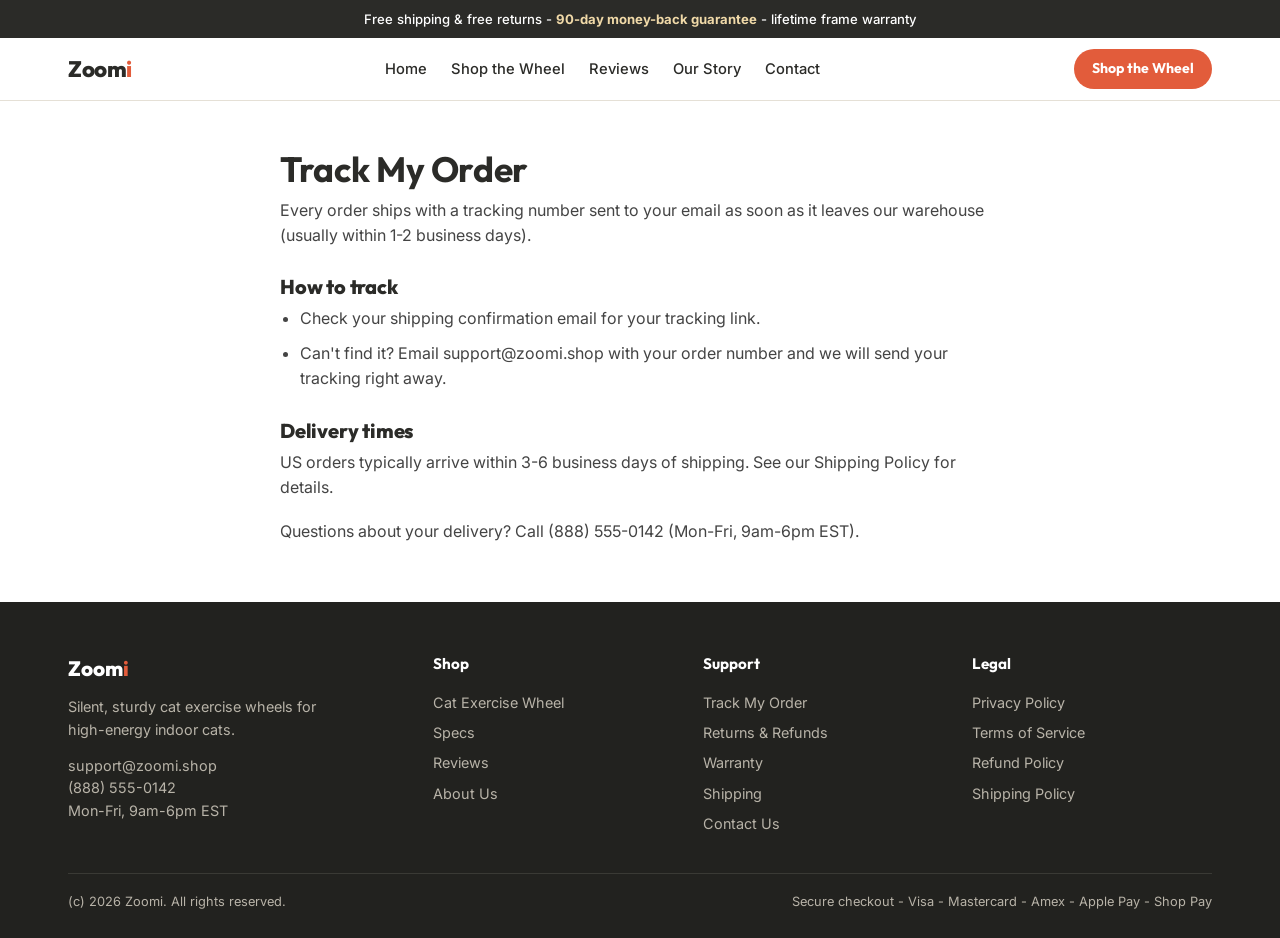
<file: order-tracking.html>
<!DOCTYPE html><html lang="en"><head><meta charset="UTF-8">
<meta name="viewport" content="width=device-width, initial-scale=1.0">
<title>Track My Order | ZOOMI</title><meta name="description" content="Track your Zoomi order.">
<link rel="preconnect" href="https://fonts.googleapis.com">
<link href="https://fonts.googleapis.com/css2?family=Outfit:wght@500;600;700;800&family=Inter:wght@400;500;600&display=swap" rel="stylesheet">
<style>
:root{
  --sage:#E25C3B; --sage-d:#c84a2c; --cream:#F6F3EC; --char:#2B2B28; --terra:#E25C3B; --terra-d:#c84a2c;
  --muted:#6f6f68; --line:#e5e0d6; --green:#3f7d4f; --gold:#E0A92E; --white:#fff;
}
*{margin:0;padding:0;box-sizing:border-box}
html,body{width:100%;max-width:100%}
html{overflow-x:clip}                                  /* clip (not hidden) — doesn't break position:sticky on iOS */
html{scroll-behavior:smooth}
body{font-family:'Inter',system-ui,sans-serif;color:var(--char);background:#fff;line-height:1.55;-webkit-font-smoothing:antialiased}
h1,h2,h3{font-family:'Outfit',sans-serif;line-height:1.15;letter-spacing:-.01em}
img{max-width:100%;height:auto;display:block}
a{color:inherit;text-decoration:none}
.wrap{max-width:1200px;margin:0 auto;padding:0 28px;width:100%}
.btn{display:inline-block;background:var(--terra);color:#fff;font-family:'Outfit';font-weight:700;font-size:1.05rem;padding:16px 34px;border-radius:999px;border:none;cursor:pointer;transition:.15s;text-align:center}
.btn:hover{background:var(--terra-d);transform:translateY(-1px)}
.btn-lg{width:100%;font-size:1.15rem;padding:18px}
.btn-ghost{background:#fff;color:var(--char);border:1.5px solid var(--char)}
.stars{color:var(--gold);letter-spacing:1px}
.muted{color:var(--muted)}
section{padding:56px 0}
h2{font-size:2rem;font-weight:800;margin-bottom:10px}
.center{text-align:center}
.eyebrow{font-family:'Outfit';font-weight:700;letter-spacing:.12em;text-transform:uppercase;font-size:.78rem;color:var(--sage-d)}
.tw{overflow-x:auto;-webkit-overflow-scrolling:touch}  /* scroll wide tables inside, not the page */
/* CRITICAL: grid/flex children default to min-width:auto and refuse to shrink below content,
   forcing columns wider than the viewport (= content clipped / "cut in half"). Force them to shrink. */
.hero-grid,.buybox,.featured,.split,.bgrid,.rgrid,.ggrid,.fgrid{min-width:0}
.hero-grid>*,.buybox>*,.featured>*,.split>*,.gallery,.gallery>*,.bgrid>*,.rgrid>*{min-width:0;max-width:100%}
.thumbs{min-width:0;max-width:100%}

.anno{background:var(--char);color:#fff;text-align:center;font-size:.82rem;padding:9px 14px;font-weight:500}
.anno b{color:#f0d9a8}

header{position:sticky;top:0;z-index:50;background:rgba(255,255,255,.96);backdrop-filter:blur(8px);border-bottom:1px solid var(--line)}
.nav{display:flex;align-items:center;justify-content:space-between;height:62px}
.logo{font-family:'Outfit';font-weight:800;font-size:1.4rem;color:var(--char);letter-spacing:-.02em}
.logo span{color:var(--sage)}
.nav-links{display:flex;gap:24px;font-weight:500;font-size:.92rem}
.nav-links a:hover{color:var(--sage-d)}
.nav-cta{background:var(--sage);color:#fff;padding:9px 18px;border-radius:999px;font-family:'Outfit';font-weight:700;font-size:.88rem;white-space:nowrap}
@media(max-width:820px){.nav-links{display:none}}

.hero{background:linear-gradient(180deg,var(--cream),#fff)}
.hero-grid{display:grid;grid-template-columns:1.05fr 1fr;gap:46px;align-items:center;padding:54px 0}
.hero h1{font-size:3rem;font-weight:800;margin-bottom:16px}
.hero p.sub{font-size:1.15rem;color:#444;margin-bottom:22px;max-width:520px}
.hero .rating{display:flex;align-items:center;gap:10px;margin:18px 0 24px;font-weight:600;font-size:.95rem;flex-wrap:wrap}
.hero img{border-radius:18px;box-shadow:0 24px 60px rgba(43,43,40,.16)}
.trust-pills{display:flex;flex-wrap:wrap;gap:10px;margin-top:18px}
.pill{background:#fff;border:1px solid var(--line);border-radius:999px;padding:8px 14px;font-size:.82rem;font-weight:600;display:flex;align-items:center;gap:6px}
.pill .c{color:var(--green);font-weight:800}

.proofbar{background:var(--char);color:#cfcabd;text-align:center;padding:18px 0;font-size:.85rem}
.proofbar .nums{display:flex;justify-content:center;gap:36px;flex-wrap:wrap;margin-top:8px}
.proofbar b{color:#fff;font-family:'Outfit';font-size:1.5rem;display:block}

/* featured product (home) */
.featured{display:grid;grid-template-columns:1fr 1fr;gap:44px;align-items:center}
.featured img{border-radius:16px}
.featured .price{font-family:'Outfit';font-weight:800;font-size:2rem;margin:8px 0}
.featured .price .was{color:var(--muted);text-decoration:line-through;font-size:1.2rem;font-weight:500;margin-left:8px}

/* buy box (product) */
.buybox{display:grid;grid-template-columns:1fr 1fr;gap:46px;align-items:start}
.gallery .main{border-radius:16px;border:1px solid var(--line);overflow:hidden}
.thumbs{display:flex;gap:10px;margin-top:12px;overflow-x:auto;padding-bottom:4px}
.thumbs img{width:72px;height:72px;flex:0 0 auto;object-fit:cover;border-radius:10px;border:1px solid var(--line);cursor:pointer}
.price{display:flex;align-items:baseline;gap:12px;margin:6px 0 4px;flex-wrap:wrap}
.price .now{font-family:'Outfit';font-weight:800;font-size:2.4rem}
.price .was{color:var(--muted);text-decoration:line-through;font-size:1.3rem}
.price .save{background:#eaf2ea;color:var(--green);font-weight:700;border-radius:8px;padding:3px 10px;font-size:.85rem}
.offer-list{list-style:none;margin:18px 0;border:1px solid var(--line);border-radius:14px;overflow:hidden;background:#fff}
.offer-list li{padding:13px 16px;display:flex;gap:12px;align-items:flex-start;font-weight:500;font-size:.95rem;border-bottom:1px solid var(--line)}
.offer-list li:last-child{border-bottom:none}
.offer-list li .ck{flex:0 0 22px;width:22px;height:22px;border-radius:50%;background:var(--green);color:#fff;display:flex;align-items:center;justify-content:center;font-size:.72rem;font-weight:800;margin-top:1px}
/* swipeable product carousel */
.carousel{position:relative}
.carousel .track{display:flex;overflow-x:auto;scroll-snap-type:x mandatory;border-radius:16px;border:1px solid var(--line);scrollbar-width:none}
.carousel .track::-webkit-scrollbar{display:none}
.carousel .track img{flex:0 0 100%;scroll-snap-align:center;width:100%;aspect-ratio:1/1;object-fit:cover;display:block}
.carousel .arrow{position:absolute;top:50%;transform:translateY(-50%);background:rgba(255,255,255,.92);border:1px solid var(--line);width:42px;height:42px;border-radius:50%;cursor:pointer;display:flex;align-items:center;justify-content:center;font-size:1.3rem;color:var(--char);z-index:2;box-shadow:0 2px 8px rgba(0,0,0,.08)}
.carousel .arrow:hover{background:#fff}
.carousel .arrow.prev{left:10px}.carousel .arrow.next{right:10px}
.dots{display:flex;gap:8px;justify-content:center;margin-top:12px}
.dots span{width:8px;height:8px;border-radius:50%;background:var(--line);cursor:pointer;transition:.15s}
.dots span.on{background:var(--terra);width:22px;border-radius:6px}
.thumbs img.on{border-color:var(--terra)}
.sizes{display:flex;gap:10px;margin:16px 0;flex-wrap:wrap}
.size{flex:1 1 90px;border:1.5px solid var(--line);border-radius:12px;padding:12px;text-align:center;cursor:pointer;font-weight:600;font-size:.9rem;transition:.12s}
.size small{display:block;color:var(--muted);font-weight:500;font-size:.78rem}
.size.sel,.size:hover{border-color:var(--terra);background:#fdf3ee}
.pay{display:flex;gap:8px;align-items:center;justify-content:center;margin-top:12px;color:var(--muted);font-size:.8rem;flex-wrap:wrap;text-align:center}
.fin{text-align:center;font-size:.85rem;color:var(--muted);margin-top:8px}

.benefits{background:var(--cream)}
.bgrid{display:grid;grid-template-columns:repeat(3,1fr);gap:22px;margin-top:30px}
.bcard{background:#fff;border:1px solid var(--line);border-radius:16px;padding:26px}
.bcard .ic{width:46px;height:46px;border-radius:12px;background:#eef1ea;display:flex;align-items:center;justify-content:center;font-size:1.4rem;margin-bottom:14px}
.bcard h3{font-size:1.12rem;font-weight:700;margin-bottom:6px}
.bcard p{color:var(--muted);font-size:.93rem}

.split{display:grid;grid-template-columns:1fr 1fr;gap:40px;align-items:center}
.split.rev{direction:rtl}.split.rev>*{direction:ltr}
.split img{border-radius:16px}
.split h2{font-size:1.7rem}
.split p{color:#444;margin-top:10px}

.cmp{width:100%;border-collapse:collapse;background:#fff;border-radius:14px;overflow:hidden;border:1px solid var(--line);min-width:560px}
.cmp th,.cmp td{padding:15px;text-align:center;border-bottom:1px solid var(--line);font-size:.92rem}
.cmp th{background:var(--char);color:#fff;font-family:'Outfit'}
.cmp th.us{background:var(--sage)}
.cmp td:first-child,.cmp th:first-child{text-align:left;font-weight:600;position:sticky;left:0;background:inherit}
.cmp .y{color:var(--green);font-weight:800}.cmp .n{color:#c0392b;font-weight:700}
.cmp .uscol{background:#f6f8f4;font-weight:700}

.reviews{background:var(--cream)}
.rgrid{display:grid;grid-template-columns:repeat(3,1fr);gap:22px;margin-top:28px}
.rcard{background:#fff;border:1px solid var(--line);border-radius:16px;padding:22px}
.rcard img{border-radius:10px;margin-bottom:12px;height:170px;width:100%;object-fit:cover}
.rcard .nm{font-weight:700;margin-top:10px;font-size:.92rem}
.rcard .vf{color:var(--green);font-size:.78rem;font-weight:600}
.rcard p{font-size:.92rem;color:#444;margin-top:4px}
.rcard .rtop{display:flex;justify-content:space-between;align-items:baseline;gap:8px}
.rcard .rdate{color:var(--muted);font-size:.76rem;white-space:nowrap}
.rcard .rtitle{font-family:'Outfit';font-weight:700;font-size:1rem;margin:6px 0 2px}
.rsum{display:flex;gap:30px;align-items:center;justify-content:center;flex-wrap:wrap;background:#fff;border:1px solid var(--line);border-radius:16px;padding:24px 28px;margin:24px auto 30px;max-width:640px}
.rscore{text-align:center}
.rscore .big{font-family:'Outfit';font-weight:800;font-size:3.2rem;line-height:1}
.rbars{flex:1;min-width:230px}
.rbar{display:flex;align-items:center;gap:10px;font-size:.82rem;margin:4px 0}
.rbar .lab{width:26px;color:var(--muted)}
.rbar .track2{flex:1;height:8px;background:var(--line);border-radius:99px;overflow:hidden}
.rbar .fill{height:100%;background:var(--gold)}
.rbar .pct{width:36px;text-align:right;color:var(--muted)}

.guar{background:var(--char);color:#fff;text-align:center}
.guar h2{color:#fff}
.ggrid{display:grid;grid-template-columns:repeat(4,1fr);gap:20px;margin-top:30px}
.gc{padding:16px}
.gc .big{font-family:'Outfit';font-weight:800;font-size:1.9rem;color:#f0d9a8}
.gc p{color:#cfcabd;font-size:.9rem;margin-top:4px}

.faq details{border:1px solid var(--line);border-radius:12px;margin-bottom:12px;padding:0 18px;background:#fff}
.faq summary{font-family:'Outfit';font-weight:600;padding:16px 0;cursor:pointer;list-style:none;display:flex;justify-content:space-between;gap:12px}
.faq summary::-webkit-details-marker{display:none}
.faq summary::after{content:"+";color:var(--terra);font-weight:800}
.faq details[open] summary::after{content:"–"}
.faq details p{padding-bottom:16px;color:#444}

.sgtable{width:100%;border-collapse:collapse;border:1px solid var(--line);border-radius:12px;overflow:hidden;background:#fff;min-width:520px}
.sgtable th,.sgtable td{padding:13px;border-bottom:1px solid var(--line);font-size:.9rem;text-align:left}
.sgtable th{background:var(--cream);font-family:'Outfit'}

.finalcta{background:var(--sage);color:#fff;text-align:center}
.finalcta h2{color:#fff;font-size:2rem}
.finalcta .btn{background:#fff;color:var(--terra-d);margin-top:18px}

/* generic content page (policies/about) */
.page{max-width:760px;margin:0 auto;padding:48px 20px}
.page h1{font-size:2.2rem;margin-bottom:8px}
.page h2{font-size:1.25rem;margin:28px 0 8px}
.page p,.page li{color:#444;margin-bottom:10px}
.page ul{padding-left:20px}
.page .updated{color:var(--muted);font-size:.85rem;margin-bottom:20px}

footer{background:#22221f;color:#b8b3a8;padding:50px 0 26px;font-size:.9rem}
.fgrid{display:grid;grid-template-columns:1.4fr 1fr 1fr 1fr;gap:30px}
footer h4{color:#fff;font-family:'Outfit';font-size:.95rem;margin-bottom:12px}
footer a{display:block;padding:4px 0;color:#b8b3a8}
footer a:hover{color:#fff}
.fbot{border-top:1px solid #3a3a35;margin-top:34px;padding-top:18px;display:flex;justify-content:space-between;flex-wrap:wrap;gap:10px;font-size:.8rem}
.flogo{font-family:'Outfit';font-weight:800;font-size:1.3rem;color:#fff}
.flogo span{color:var(--sage)}

.sticky{position:fixed;bottom:0;left:0;right:0;background:#fff;border-top:1px solid var(--line);padding:10px 16px;display:none;z-index:60;align-items:center;justify-content:space-between;gap:12px}
.sticky .p{font-family:'Outfit';font-weight:800}

/* ---------- MOBILE ---------- */
@media(max-width:820px){
  section{padding:40px 0}
  h2{font-size:1.6rem}
  .hero-grid{grid-template-columns:1fr;gap:24px;padding:32px 0}
  .hero h1{font-size:2.05rem}
  .hero p.sub{font-size:1.02rem}
  .proofbar .nums{gap:22px}
  .featured{grid-template-columns:1fr;gap:22px}
  .buybox{grid-template-columns:1fr;gap:22px}
  .price .now{font-size:2rem}
  .bgrid{grid-template-columns:1fr}
  .split,.split.rev{grid-template-columns:1fr;gap:18px}
  .rgrid{grid-template-columns:1fr}
  .ggrid{grid-template-columns:1fr 1fr}
  .fgrid{grid-template-columns:1fr 1fr}
  .sticky{display:flex}
  body{padding-bottom:72px}  /* room for sticky bar */
  /* tables FIT the screen on mobile instead of scrolling/clipping */
  .tw{overflow-x:visible}
  .cmp,.sgtable{min-width:0;width:100%}
  .cmp th,.cmp td{padding:9px 6px;font-size:.74rem}
  .cmp td:first-child,.cmp th:first-child{position:static;font-size:.76rem}
  .sgtable th,.sgtable td{padding:9px 8px;font-size:.78rem}
}
@media(max-width:420px){
  .wrap{padding:0 16px}
  .hero h1{font-size:1.8rem}
  .ggrid{grid-template-columns:1fr 1fr}
  .fgrid{grid-template-columns:1fr}
}

</style><!-- Google tag (gtag.js) -->
<script async src="https://www.googletagmanager.com/gtag/js?id=AW-18185356647"></script>
<script>
  window.dataLayer = window.dataLayer || [];
  function gtag(){dataLayer.push(arguments);}
  gtag('js', new Date());

  gtag('config', 'AW-18185356647');
</script>
</head><body>
<div class="anno">Free shipping &amp; free returns - <b>90-day money-back guarantee</b> - lifetime frame warranty</div>
<header><div class="wrap nav">
<a href="index.html" class="logo">Zoom<span>i</span></a>
<nav class="nav-links"><a href="index.html">Home</a><a href="product.html">Shop the Wheel</a><a href="product.html#reviews">Reviews</a><a href="about.html">Our Story</a><a href="contact.html">Contact</a></nav>
<a href="product.html" class="nav-cta">Shop the Wheel</a></div></header>
<main class="page">
<h1>Track My Order</h1>
<p>Every order ships with a tracking number sent to your email as soon as it leaves our warehouse (usually within 1-2 business days).</p>
<h2>How to track</h2><ul>
<li>Check your shipping confirmation email for your tracking link.</li>
<li>Can't find it? Email <a href="mailto:support@zoomi.shop">support@zoomi.shop</a> with your order number and we will send your tracking right away.</li></ul>
<h2>Delivery times</h2><p>US orders typically arrive within 3-6 business days of shipping. See our <a href="shipping.html">Shipping Policy</a> for details.</p>
<p style="margin-top:20px">Questions about your delivery? Call (888) 555-0142 (Mon-Fri, 9am-6pm EST).</p></main>
<footer><div class="wrap"><div class="fgrid">
<div><div class="flogo">Zoom<span>i</span></div>
<p style="margin-top:12px;max-width:280px">Silent, sturdy cat exercise wheels for high-energy indoor cats.</p>
<p style="margin-top:14px">support@zoomi.shop<br>(888) 555-0142<br>Mon-Fri, 9am-6pm EST</p></div>
<div><h4>Shop</h4><a href="product.html">Cat Exercise Wheel</a><a href="product.html#specs">Specs</a><a href="product.html#reviews">Reviews</a><a href="about.html">About Us</a></div>
<div><h4>Support</h4><a href="order-tracking.html">Track My Order</a><a href="returns.html">Returns &amp; Refunds</a><a href="warranty.html">Warranty</a><a href="shipping.html">Shipping</a><a href="contact.html">Contact Us</a></div>
<div><h4>Legal</h4><a href="privacy.html">Privacy Policy</a><a href="terms.html">Terms of Service</a><a href="returns.html">Refund Policy</a><a href="shipping.html">Shipping Policy</a></div>
</div><div class="fbot"><div>(c) 2026 Zoomi. All rights reserved.</div><div>Secure checkout - Visa - Mastercard - Amex - Apple Pay - Shop Pay</div></div></div></footer>
</body></html>
</file>
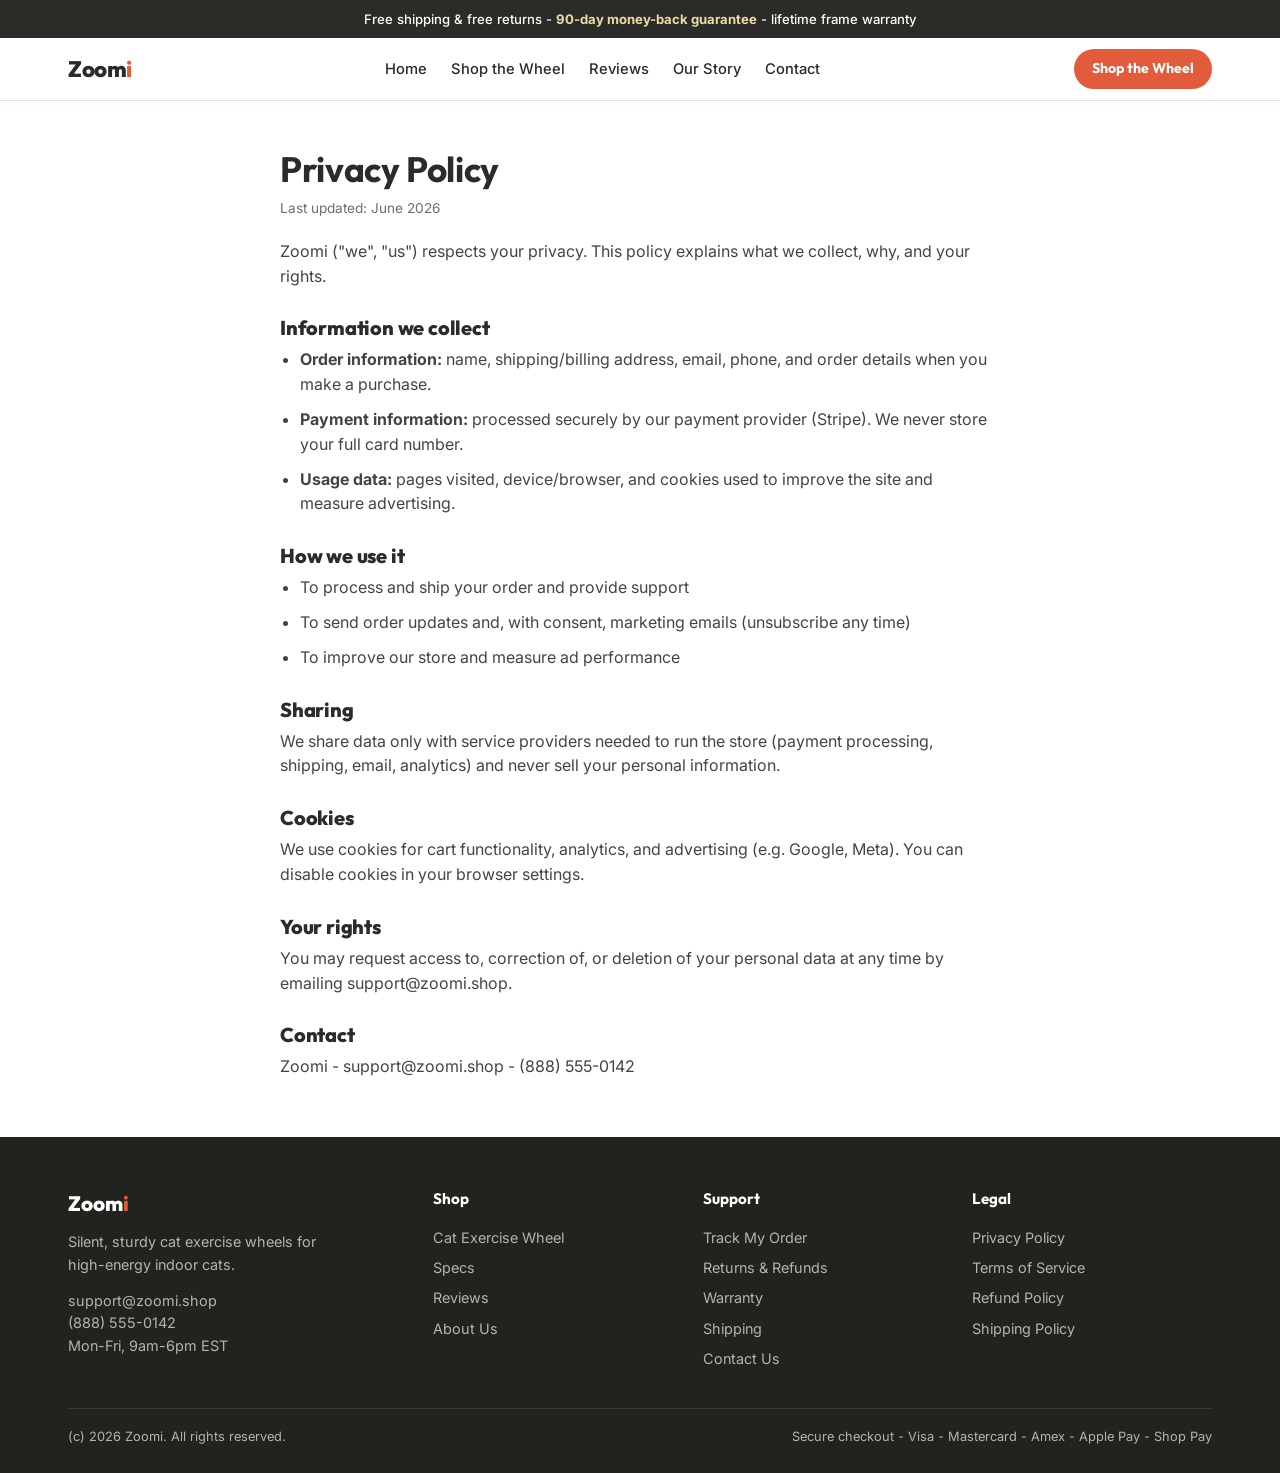
<file: privacy.html>
<!DOCTYPE html><html lang="en"><head><meta charset="UTF-8">
<meta name="viewport" content="width=device-width, initial-scale=1.0">
<title>Privacy Policy | ZOOMI</title><meta name="description" content="How Zoomi collects, uses and protects your data.">
<link rel="preconnect" href="https://fonts.googleapis.com">
<link href="https://fonts.googleapis.com/css2?family=Outfit:wght@500;600;700;800&family=Inter:wght@400;500;600&display=swap" rel="stylesheet">
<style>
:root{
  --sage:#E25C3B; --sage-d:#c84a2c; --cream:#F6F3EC; --char:#2B2B28; --terra:#E25C3B; --terra-d:#c84a2c;
  --muted:#6f6f68; --line:#e5e0d6; --green:#3f7d4f; --gold:#E0A92E; --white:#fff;
}
*{margin:0;padding:0;box-sizing:border-box}
html,body{width:100%;max-width:100%}
html{overflow-x:clip}                                  /* clip (not hidden) — doesn't break position:sticky on iOS */
html{scroll-behavior:smooth}
body{font-family:'Inter',system-ui,sans-serif;color:var(--char);background:#fff;line-height:1.55;-webkit-font-smoothing:antialiased}
h1,h2,h3{font-family:'Outfit',sans-serif;line-height:1.15;letter-spacing:-.01em}
img{max-width:100%;height:auto;display:block}
a{color:inherit;text-decoration:none}
.wrap{max-width:1200px;margin:0 auto;padding:0 28px;width:100%}
.btn{display:inline-block;background:var(--terra);color:#fff;font-family:'Outfit';font-weight:700;font-size:1.05rem;padding:16px 34px;border-radius:999px;border:none;cursor:pointer;transition:.15s;text-align:center}
.btn:hover{background:var(--terra-d);transform:translateY(-1px)}
.btn-lg{width:100%;font-size:1.15rem;padding:18px}
.btn-ghost{background:#fff;color:var(--char);border:1.5px solid var(--char)}
.stars{color:var(--gold);letter-spacing:1px}
.muted{color:var(--muted)}
section{padding:56px 0}
h2{font-size:2rem;font-weight:800;margin-bottom:10px}
.center{text-align:center}
.eyebrow{font-family:'Outfit';font-weight:700;letter-spacing:.12em;text-transform:uppercase;font-size:.78rem;color:var(--sage-d)}
.tw{overflow-x:auto;-webkit-overflow-scrolling:touch}  /* scroll wide tables inside, not the page */
/* CRITICAL: grid/flex children default to min-width:auto and refuse to shrink below content,
   forcing columns wider than the viewport (= content clipped / "cut in half"). Force them to shrink. */
.hero-grid,.buybox,.featured,.split,.bgrid,.rgrid,.ggrid,.fgrid{min-width:0}
.hero-grid>*,.buybox>*,.featured>*,.split>*,.gallery,.gallery>*,.bgrid>*,.rgrid>*{min-width:0;max-width:100%}
.thumbs{min-width:0;max-width:100%}

.anno{background:var(--char);color:#fff;text-align:center;font-size:.82rem;padding:9px 14px;font-weight:500}
.anno b{color:#f0d9a8}

header{position:sticky;top:0;z-index:50;background:rgba(255,255,255,.96);backdrop-filter:blur(8px);border-bottom:1px solid var(--line)}
.nav{display:flex;align-items:center;justify-content:space-between;height:62px}
.logo{font-family:'Outfit';font-weight:800;font-size:1.4rem;color:var(--char);letter-spacing:-.02em}
.logo span{color:var(--sage)}
.nav-links{display:flex;gap:24px;font-weight:500;font-size:.92rem}
.nav-links a:hover{color:var(--sage-d)}
.nav-cta{background:var(--sage);color:#fff;padding:9px 18px;border-radius:999px;font-family:'Outfit';font-weight:700;font-size:.88rem;white-space:nowrap}
@media(max-width:820px){.nav-links{display:none}}

.hero{background:linear-gradient(180deg,var(--cream),#fff)}
.hero-grid{display:grid;grid-template-columns:1.05fr 1fr;gap:46px;align-items:center;padding:54px 0}
.hero h1{font-size:3rem;font-weight:800;margin-bottom:16px}
.hero p.sub{font-size:1.15rem;color:#444;margin-bottom:22px;max-width:520px}
.hero .rating{display:flex;align-items:center;gap:10px;margin:18px 0 24px;font-weight:600;font-size:.95rem;flex-wrap:wrap}
.hero img{border-radius:18px;box-shadow:0 24px 60px rgba(43,43,40,.16)}
.trust-pills{display:flex;flex-wrap:wrap;gap:10px;margin-top:18px}
.pill{background:#fff;border:1px solid var(--line);border-radius:999px;padding:8px 14px;font-size:.82rem;font-weight:600;display:flex;align-items:center;gap:6px}
.pill .c{color:var(--green);font-weight:800}

.proofbar{background:var(--char);color:#cfcabd;text-align:center;padding:18px 0;font-size:.85rem}
.proofbar .nums{display:flex;justify-content:center;gap:36px;flex-wrap:wrap;margin-top:8px}
.proofbar b{color:#fff;font-family:'Outfit';font-size:1.5rem;display:block}

/* featured product (home) */
.featured{display:grid;grid-template-columns:1fr 1fr;gap:44px;align-items:center}
.featured img{border-radius:16px}
.featured .price{font-family:'Outfit';font-weight:800;font-size:2rem;margin:8px 0}
.featured .price .was{color:var(--muted);text-decoration:line-through;font-size:1.2rem;font-weight:500;margin-left:8px}

/* buy box (product) */
.buybox{display:grid;grid-template-columns:1fr 1fr;gap:46px;align-items:start}
.gallery .main{border-radius:16px;border:1px solid var(--line);overflow:hidden}
.thumbs{display:flex;gap:10px;margin-top:12px;overflow-x:auto;padding-bottom:4px}
.thumbs img{width:72px;height:72px;flex:0 0 auto;object-fit:cover;border-radius:10px;border:1px solid var(--line);cursor:pointer}
.price{display:flex;align-items:baseline;gap:12px;margin:6px 0 4px;flex-wrap:wrap}
.price .now{font-family:'Outfit';font-weight:800;font-size:2.4rem}
.price .was{color:var(--muted);text-decoration:line-through;font-size:1.3rem}
.price .save{background:#eaf2ea;color:var(--green);font-weight:700;border-radius:8px;padding:3px 10px;font-size:.85rem}
.offer-list{list-style:none;margin:18px 0;border:1px solid var(--line);border-radius:14px;overflow:hidden;background:#fff}
.offer-list li{padding:13px 16px;display:flex;gap:12px;align-items:flex-start;font-weight:500;font-size:.95rem;border-bottom:1px solid var(--line)}
.offer-list li:last-child{border-bottom:none}
.offer-list li .ck{flex:0 0 22px;width:22px;height:22px;border-radius:50%;background:var(--green);color:#fff;display:flex;align-items:center;justify-content:center;font-size:.72rem;font-weight:800;margin-top:1px}
/* swipeable product carousel */
.carousel{position:relative}
.carousel .track{display:flex;overflow-x:auto;scroll-snap-type:x mandatory;border-radius:16px;border:1px solid var(--line);scrollbar-width:none}
.carousel .track::-webkit-scrollbar{display:none}
.carousel .track img{flex:0 0 100%;scroll-snap-align:center;width:100%;aspect-ratio:1/1;object-fit:cover;display:block}
.carousel .arrow{position:absolute;top:50%;transform:translateY(-50%);background:rgba(255,255,255,.92);border:1px solid var(--line);width:42px;height:42px;border-radius:50%;cursor:pointer;display:flex;align-items:center;justify-content:center;font-size:1.3rem;color:var(--char);z-index:2;box-shadow:0 2px 8px rgba(0,0,0,.08)}
.carousel .arrow:hover{background:#fff}
.carousel .arrow.prev{left:10px}.carousel .arrow.next{right:10px}
.dots{display:flex;gap:8px;justify-content:center;margin-top:12px}
.dots span{width:8px;height:8px;border-radius:50%;background:var(--line);cursor:pointer;transition:.15s}
.dots span.on{background:var(--terra);width:22px;border-radius:6px}
.thumbs img.on{border-color:var(--terra)}
.sizes{display:flex;gap:10px;margin:16px 0;flex-wrap:wrap}
.size{flex:1 1 90px;border:1.5px solid var(--line);border-radius:12px;padding:12px;text-align:center;cursor:pointer;font-weight:600;font-size:.9rem;transition:.12s}
.size small{display:block;color:var(--muted);font-weight:500;font-size:.78rem}
.size.sel,.size:hover{border-color:var(--terra);background:#fdf3ee}
.pay{display:flex;gap:8px;align-items:center;justify-content:center;margin-top:12px;color:var(--muted);font-size:.8rem;flex-wrap:wrap;text-align:center}
.fin{text-align:center;font-size:.85rem;color:var(--muted);margin-top:8px}

.benefits{background:var(--cream)}
.bgrid{display:grid;grid-template-columns:repeat(3,1fr);gap:22px;margin-top:30px}
.bcard{background:#fff;border:1px solid var(--line);border-radius:16px;padding:26px}
.bcard .ic{width:46px;height:46px;border-radius:12px;background:#eef1ea;display:flex;align-items:center;justify-content:center;font-size:1.4rem;margin-bottom:14px}
.bcard h3{font-size:1.12rem;font-weight:700;margin-bottom:6px}
.bcard p{color:var(--muted);font-size:.93rem}

.split{display:grid;grid-template-columns:1fr 1fr;gap:40px;align-items:center}
.split.rev{direction:rtl}.split.rev>*{direction:ltr}
.split img{border-radius:16px}
.split h2{font-size:1.7rem}
.split p{color:#444;margin-top:10px}

.cmp{width:100%;border-collapse:collapse;background:#fff;border-radius:14px;overflow:hidden;border:1px solid var(--line);min-width:560px}
.cmp th,.cmp td{padding:15px;text-align:center;border-bottom:1px solid var(--line);font-size:.92rem}
.cmp th{background:var(--char);color:#fff;font-family:'Outfit'}
.cmp th.us{background:var(--sage)}
.cmp td:first-child,.cmp th:first-child{text-align:left;font-weight:600;position:sticky;left:0;background:inherit}
.cmp .y{color:var(--green);font-weight:800}.cmp .n{color:#c0392b;font-weight:700}
.cmp .uscol{background:#f6f8f4;font-weight:700}

.reviews{background:var(--cream)}
.rgrid{display:grid;grid-template-columns:repeat(3,1fr);gap:22px;margin-top:28px}
.rcard{background:#fff;border:1px solid var(--line);border-radius:16px;padding:22px}
.rcard img{border-radius:10px;margin-bottom:12px;height:170px;width:100%;object-fit:cover}
.rcard .nm{font-weight:700;margin-top:10px;font-size:.92rem}
.rcard .vf{color:var(--green);font-size:.78rem;font-weight:600}
.rcard p{font-size:.92rem;color:#444;margin-top:4px}
.rcard .rtop{display:flex;justify-content:space-between;align-items:baseline;gap:8px}
.rcard .rdate{color:var(--muted);font-size:.76rem;white-space:nowrap}
.rcard .rtitle{font-family:'Outfit';font-weight:700;font-size:1rem;margin:6px 0 2px}
.rsum{display:flex;gap:30px;align-items:center;justify-content:center;flex-wrap:wrap;background:#fff;border:1px solid var(--line);border-radius:16px;padding:24px 28px;margin:24px auto 30px;max-width:640px}
.rscore{text-align:center}
.rscore .big{font-family:'Outfit';font-weight:800;font-size:3.2rem;line-height:1}
.rbars{flex:1;min-width:230px}
.rbar{display:flex;align-items:center;gap:10px;font-size:.82rem;margin:4px 0}
.rbar .lab{width:26px;color:var(--muted)}
.rbar .track2{flex:1;height:8px;background:var(--line);border-radius:99px;overflow:hidden}
.rbar .fill{height:100%;background:var(--gold)}
.rbar .pct{width:36px;text-align:right;color:var(--muted)}

.guar{background:var(--char);color:#fff;text-align:center}
.guar h2{color:#fff}
.ggrid{display:grid;grid-template-columns:repeat(4,1fr);gap:20px;margin-top:30px}
.gc{padding:16px}
.gc .big{font-family:'Outfit';font-weight:800;font-size:1.9rem;color:#f0d9a8}
.gc p{color:#cfcabd;font-size:.9rem;margin-top:4px}

.faq details{border:1px solid var(--line);border-radius:12px;margin-bottom:12px;padding:0 18px;background:#fff}
.faq summary{font-family:'Outfit';font-weight:600;padding:16px 0;cursor:pointer;list-style:none;display:flex;justify-content:space-between;gap:12px}
.faq summary::-webkit-details-marker{display:none}
.faq summary::after{content:"+";color:var(--terra);font-weight:800}
.faq details[open] summary::after{content:"–"}
.faq details p{padding-bottom:16px;color:#444}

.sgtable{width:100%;border-collapse:collapse;border:1px solid var(--line);border-radius:12px;overflow:hidden;background:#fff;min-width:520px}
.sgtable th,.sgtable td{padding:13px;border-bottom:1px solid var(--line);font-size:.9rem;text-align:left}
.sgtable th{background:var(--cream);font-family:'Outfit'}

.finalcta{background:var(--sage);color:#fff;text-align:center}
.finalcta h2{color:#fff;font-size:2rem}
.finalcta .btn{background:#fff;color:var(--terra-d);margin-top:18px}

/* generic content page (policies/about) */
.page{max-width:760px;margin:0 auto;padding:48px 20px}
.page h1{font-size:2.2rem;margin-bottom:8px}
.page h2{font-size:1.25rem;margin:28px 0 8px}
.page p,.page li{color:#444;margin-bottom:10px}
.page ul{padding-left:20px}
.page .updated{color:var(--muted);font-size:.85rem;margin-bottom:20px}

footer{background:#22221f;color:#b8b3a8;padding:50px 0 26px;font-size:.9rem}
.fgrid{display:grid;grid-template-columns:1.4fr 1fr 1fr 1fr;gap:30px}
footer h4{color:#fff;font-family:'Outfit';font-size:.95rem;margin-bottom:12px}
footer a{display:block;padding:4px 0;color:#b8b3a8}
footer a:hover{color:#fff}
.fbot{border-top:1px solid #3a3a35;margin-top:34px;padding-top:18px;display:flex;justify-content:space-between;flex-wrap:wrap;gap:10px;font-size:.8rem}
.flogo{font-family:'Outfit';font-weight:800;font-size:1.3rem;color:#fff}
.flogo span{color:var(--sage)}

.sticky{position:fixed;bottom:0;left:0;right:0;background:#fff;border-top:1px solid var(--line);padding:10px 16px;display:none;z-index:60;align-items:center;justify-content:space-between;gap:12px}
.sticky .p{font-family:'Outfit';font-weight:800}

/* ---------- MOBILE ---------- */
@media(max-width:820px){
  section{padding:40px 0}
  h2{font-size:1.6rem}
  .hero-grid{grid-template-columns:1fr;gap:24px;padding:32px 0}
  .hero h1{font-size:2.05rem}
  .hero p.sub{font-size:1.02rem}
  .proofbar .nums{gap:22px}
  .featured{grid-template-columns:1fr;gap:22px}
  .buybox{grid-template-columns:1fr;gap:22px}
  .price .now{font-size:2rem}
  .bgrid{grid-template-columns:1fr}
  .split,.split.rev{grid-template-columns:1fr;gap:18px}
  .rgrid{grid-template-columns:1fr}
  .ggrid{grid-template-columns:1fr 1fr}
  .fgrid{grid-template-columns:1fr 1fr}
  .sticky{display:flex}
  body{padding-bottom:72px}  /* room for sticky bar */
  /* tables FIT the screen on mobile instead of scrolling/clipping */
  .tw{overflow-x:visible}
  .cmp,.sgtable{min-width:0;width:100%}
  .cmp th,.cmp td{padding:9px 6px;font-size:.74rem}
  .cmp td:first-child,.cmp th:first-child{position:static;font-size:.76rem}
  .sgtable th,.sgtable td{padding:9px 8px;font-size:.78rem}
}
@media(max-width:420px){
  .wrap{padding:0 16px}
  .hero h1{font-size:1.8rem}
  .ggrid{grid-template-columns:1fr 1fr}
  .fgrid{grid-template-columns:1fr}
}

</style><!-- Google tag (gtag.js) -->
<script async src="https://www.googletagmanager.com/gtag/js?id=AW-18185356647"></script>
<script>
  window.dataLayer = window.dataLayer || [];
  function gtag(){dataLayer.push(arguments);}
  gtag('js', new Date());

  gtag('config', 'AW-18185356647');
</script>
</head><body>
<div class="anno">Free shipping &amp; free returns - <b>90-day money-back guarantee</b> - lifetime frame warranty</div>
<header><div class="wrap nav">
<a href="index.html" class="logo">Zoom<span>i</span></a>
<nav class="nav-links"><a href="index.html">Home</a><a href="product.html">Shop the Wheel</a><a href="product.html#reviews">Reviews</a><a href="about.html">Our Story</a><a href="contact.html">Contact</a></nav>
<a href="product.html" class="nav-cta">Shop the Wheel</a></div></header>
<main class="page">
<h1>Privacy Policy</h1><div class="updated">Last updated: June 2026</div>
<p>Zoomi ("we", "us") respects your privacy. This policy explains what we collect, why, and your rights.</p>
<h2>Information we collect</h2><ul>
<li><b>Order information:</b> name, shipping/billing address, email, phone, and order details when you make a purchase.</li>
<li><b>Payment information:</b> processed securely by our payment provider (Stripe). We never store your full card number.</li>
<li><b>Usage data:</b> pages visited, device/browser, and cookies used to improve the site and measure advertising.</li></ul>
<h2>How we use it</h2><ul><li>To process and ship your order and provide support</li><li>To send order updates and, with consent, marketing emails (unsubscribe any time)</li><li>To improve our store and measure ad performance</li></ul>
<h2>Sharing</h2><p>We share data only with service providers needed to run the store (payment processing, shipping, email, analytics) and never sell your personal information.</p>
<h2>Cookies</h2><p>We use cookies for cart functionality, analytics, and advertising (e.g. Google, Meta). You can disable cookies in your browser settings.</p>
<h2>Your rights</h2><p>You may request access to, correction of, or deletion of your personal data at any time by emailing <a href="mailto:support@zoomi.shop">support@zoomi.shop</a>.</p>
<h2>Contact</h2><p>Zoomi - <a href="mailto:support@zoomi.shop">support@zoomi.shop</a> - (888) 555-0142</p></main>
<footer><div class="wrap"><div class="fgrid">
<div><div class="flogo">Zoom<span>i</span></div>
<p style="margin-top:12px;max-width:280px">Silent, sturdy cat exercise wheels for high-energy indoor cats.</p>
<p style="margin-top:14px">support@zoomi.shop<br>(888) 555-0142<br>Mon-Fri, 9am-6pm EST</p></div>
<div><h4>Shop</h4><a href="product.html">Cat Exercise Wheel</a><a href="product.html#specs">Specs</a><a href="product.html#reviews">Reviews</a><a href="about.html">About Us</a></div>
<div><h4>Support</h4><a href="order-tracking.html">Track My Order</a><a href="returns.html">Returns &amp; Refunds</a><a href="warranty.html">Warranty</a><a href="shipping.html">Shipping</a><a href="contact.html">Contact Us</a></div>
<div><h4>Legal</h4><a href="privacy.html">Privacy Policy</a><a href="terms.html">Terms of Service</a><a href="returns.html">Refund Policy</a><a href="shipping.html">Shipping Policy</a></div>
</div><div class="fbot"><div>(c) 2026 Zoomi. All rights reserved.</div><div>Secure checkout - Visa - Mastercard - Amex - Apple Pay - Shop Pay</div></div></div></footer>
</body></html>
</file>
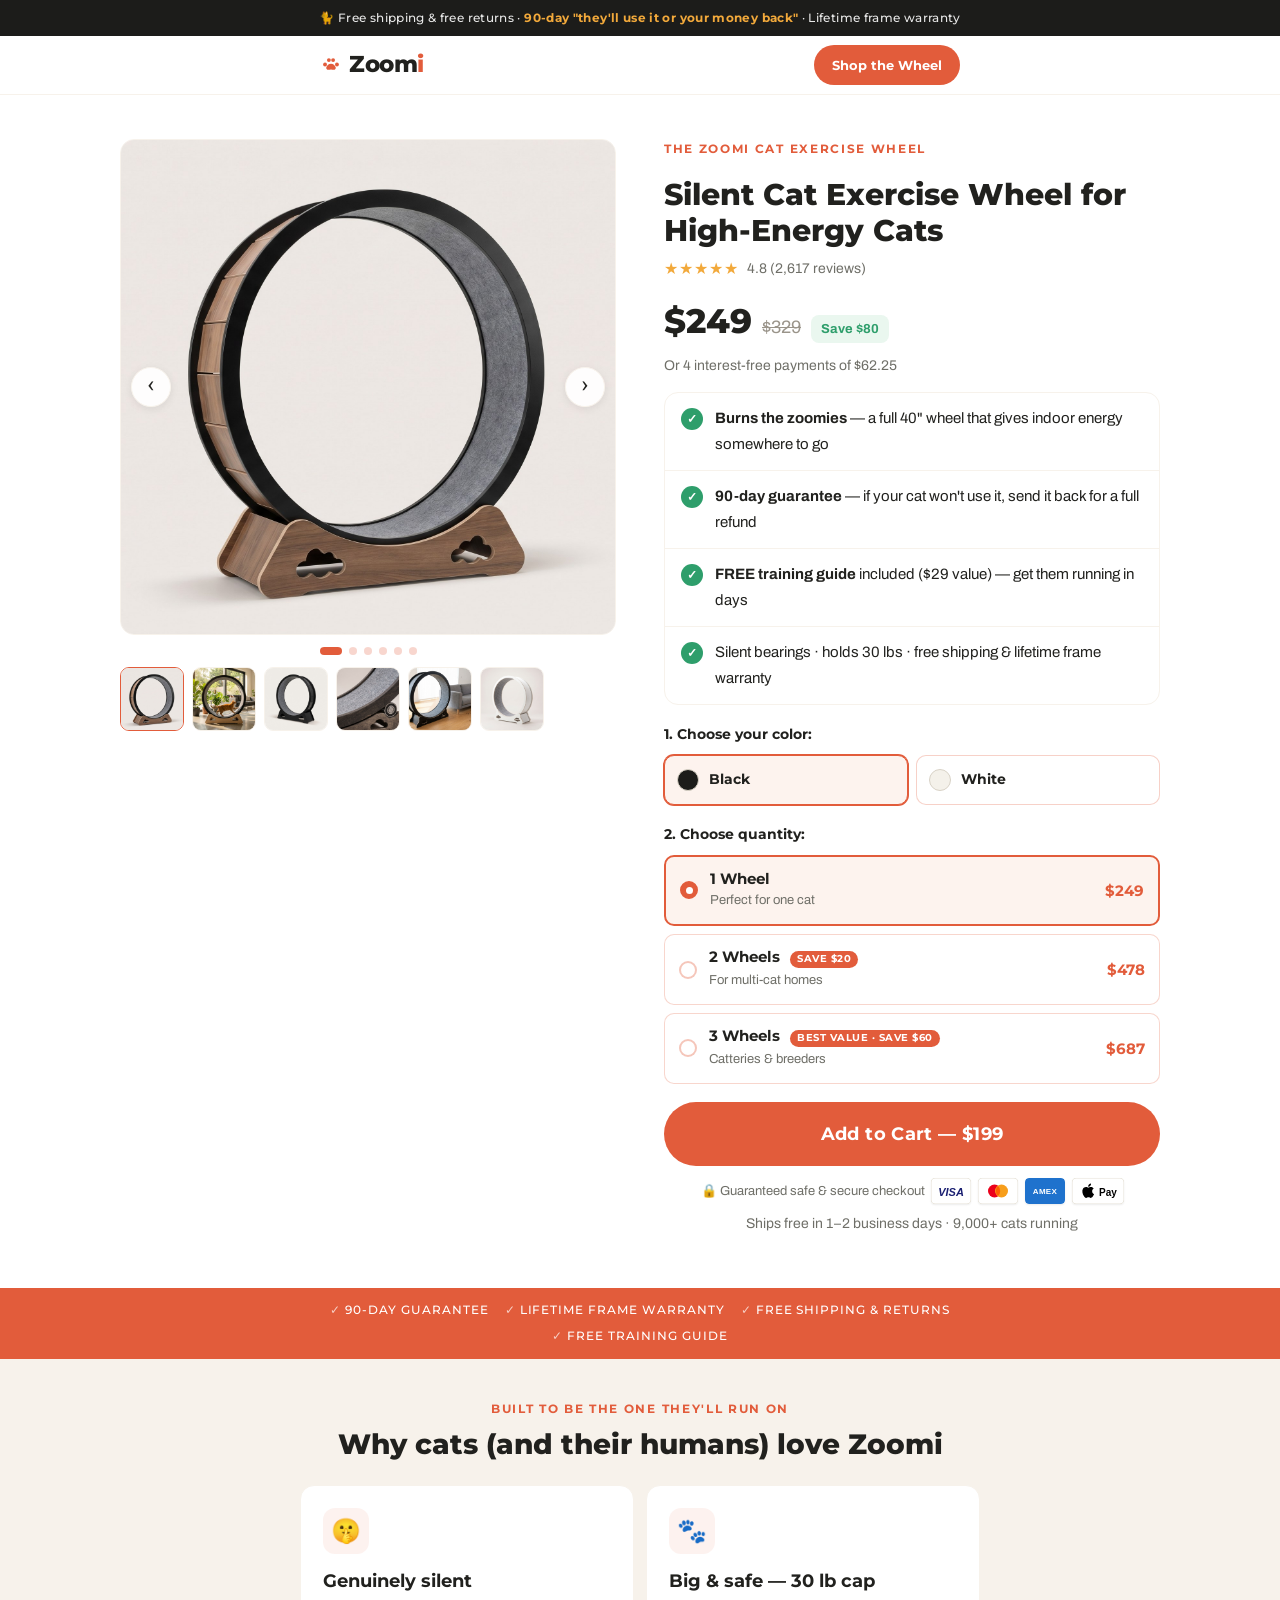
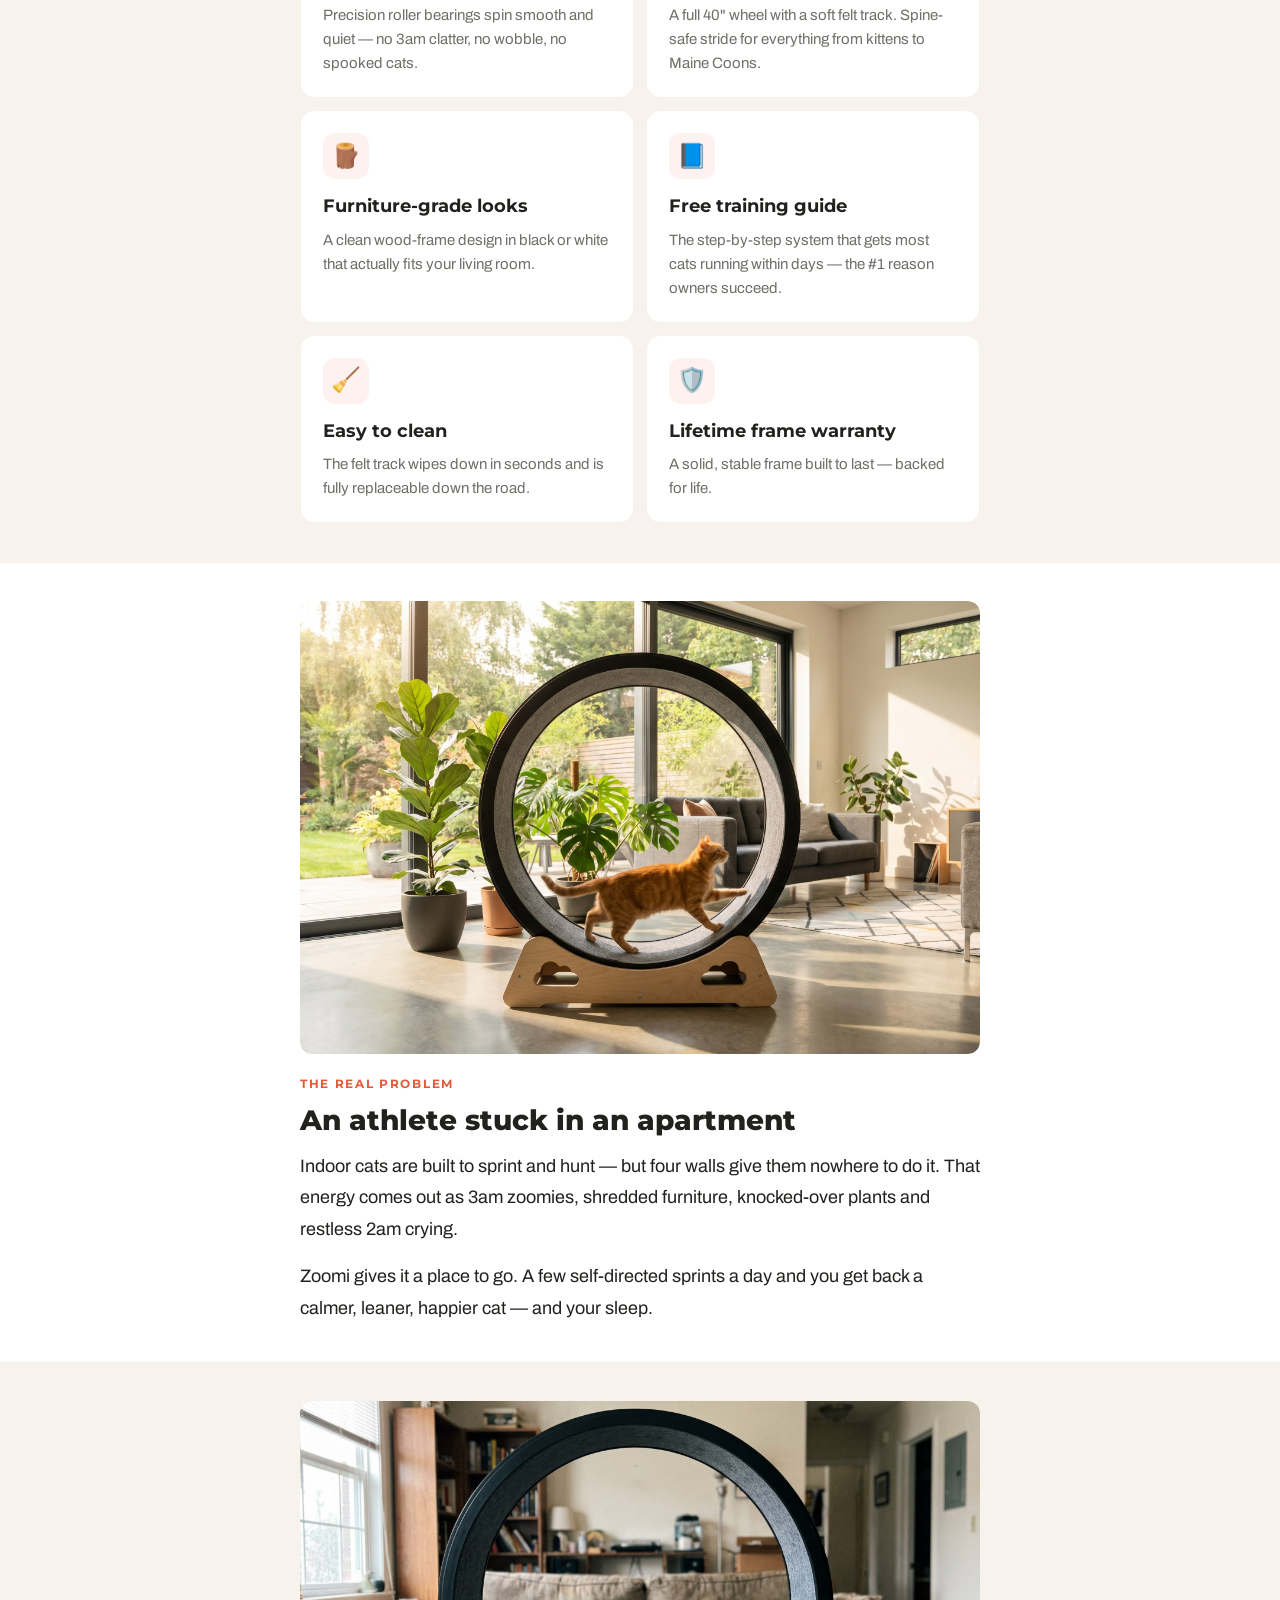
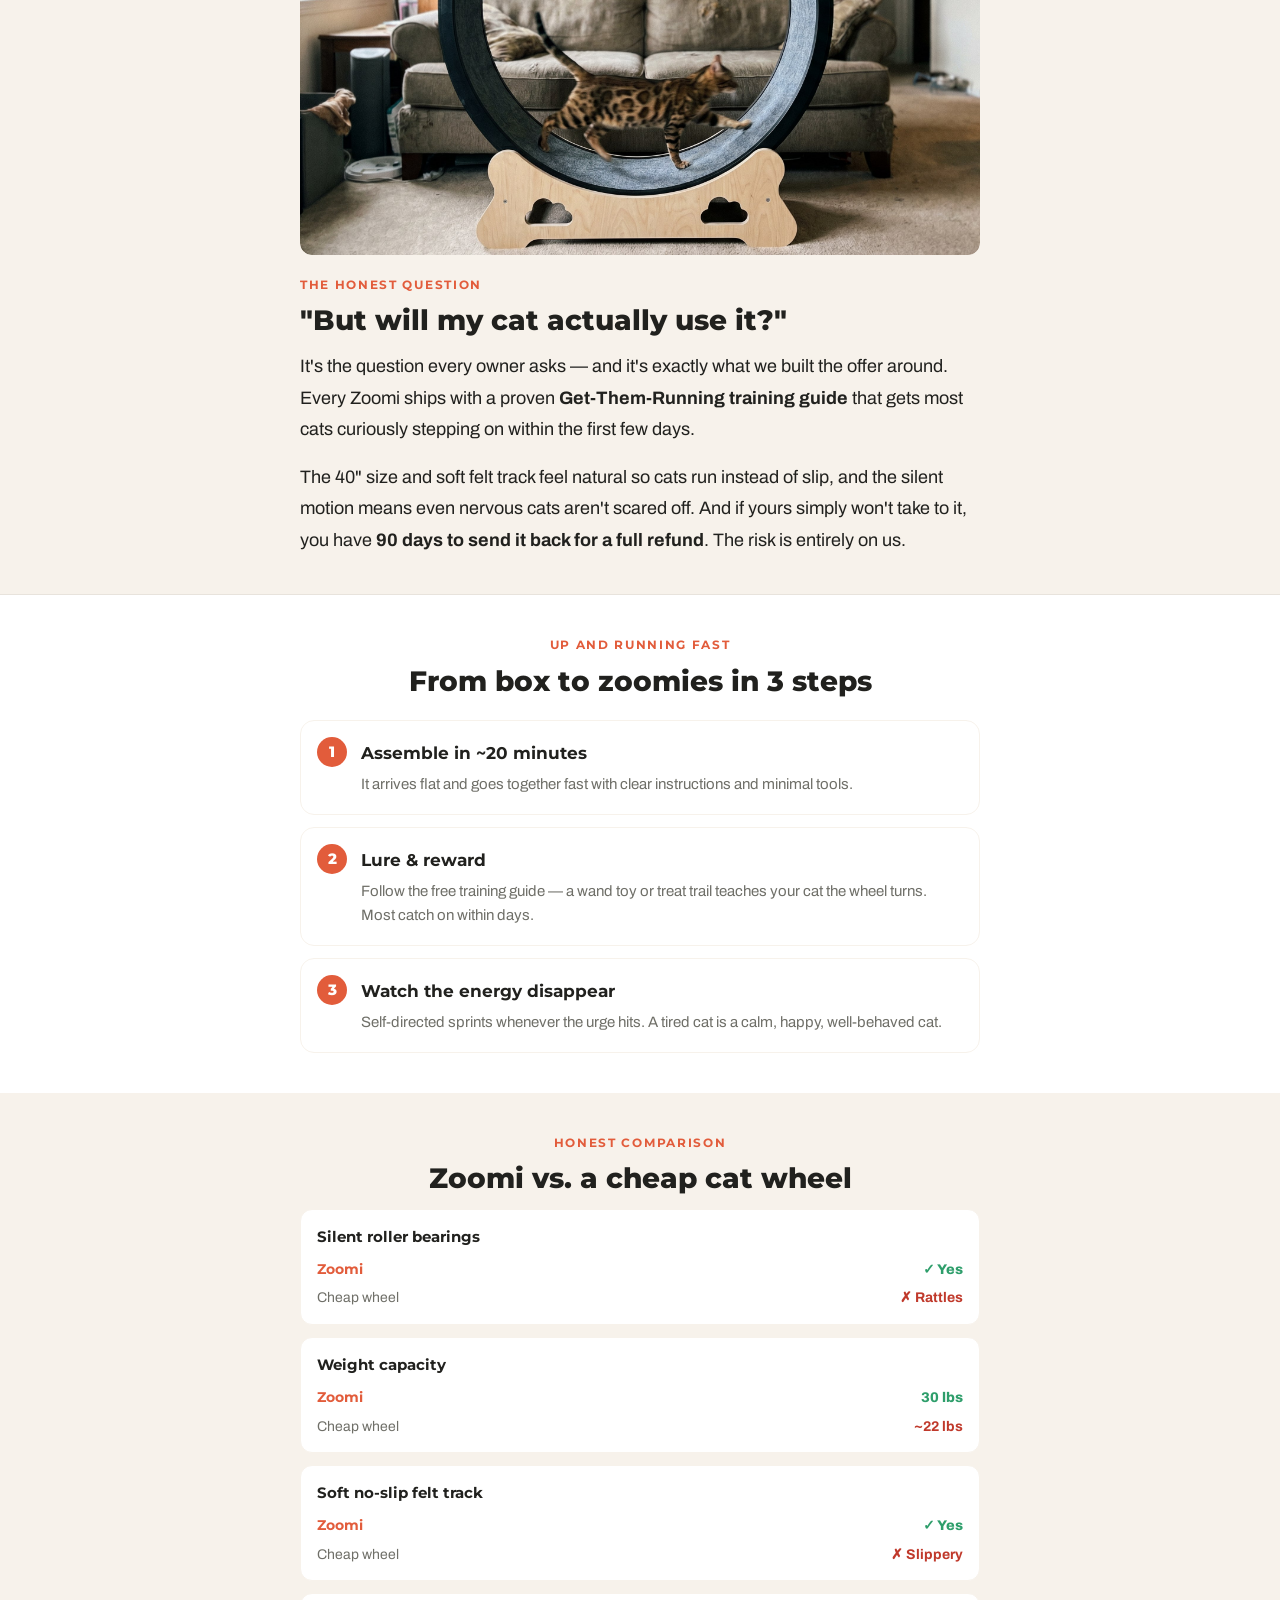
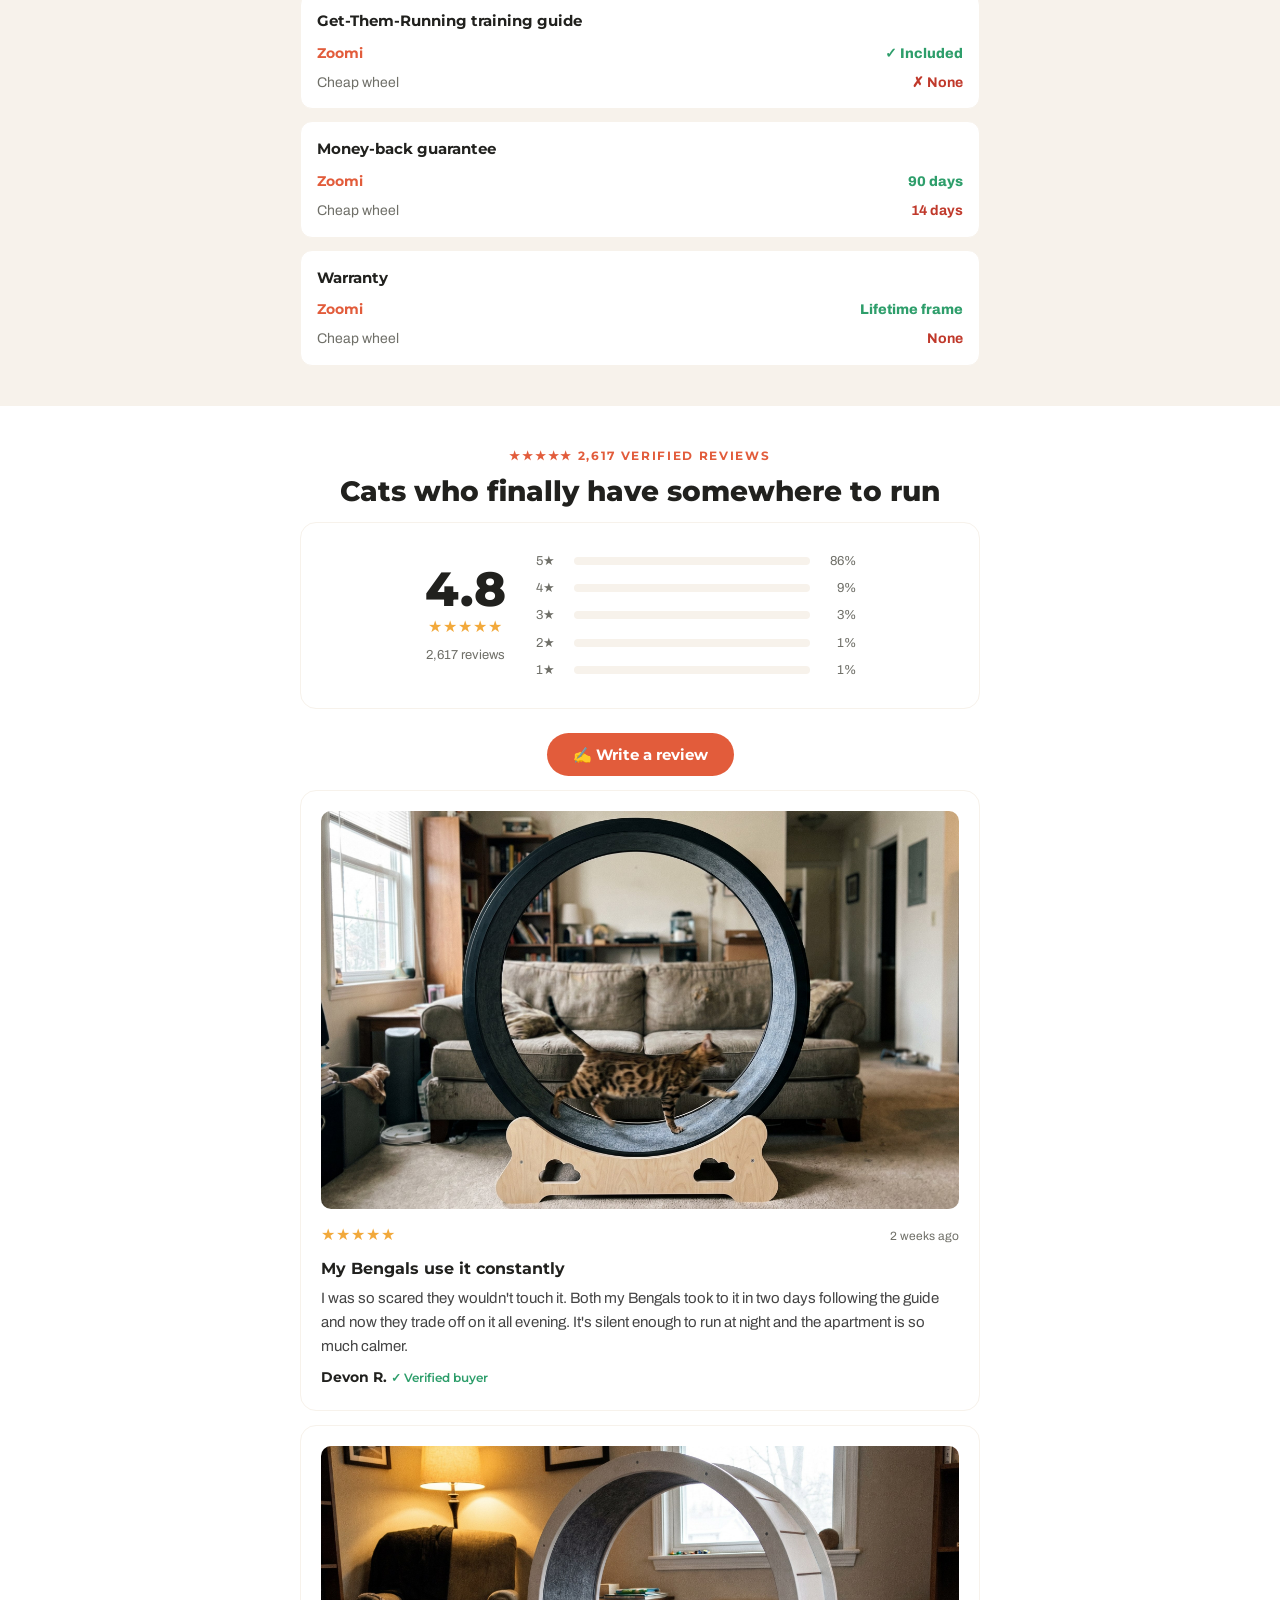
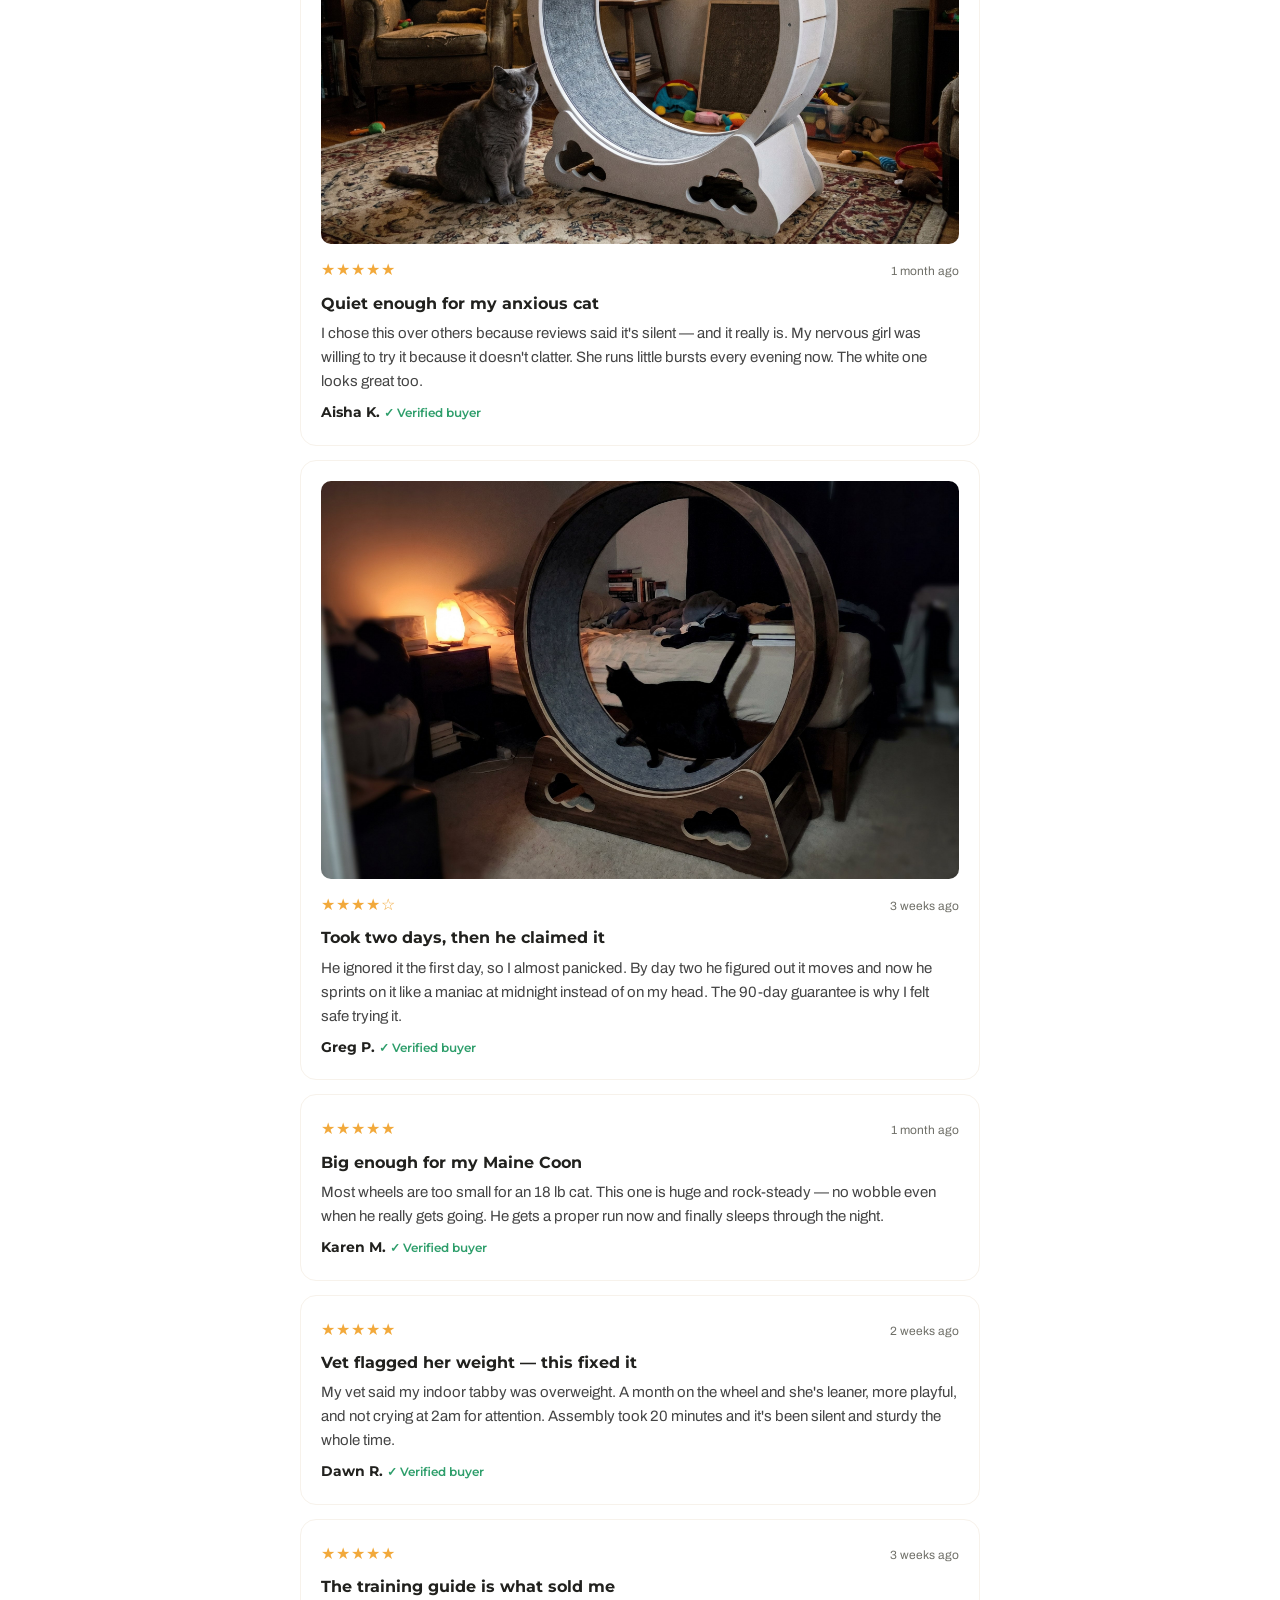
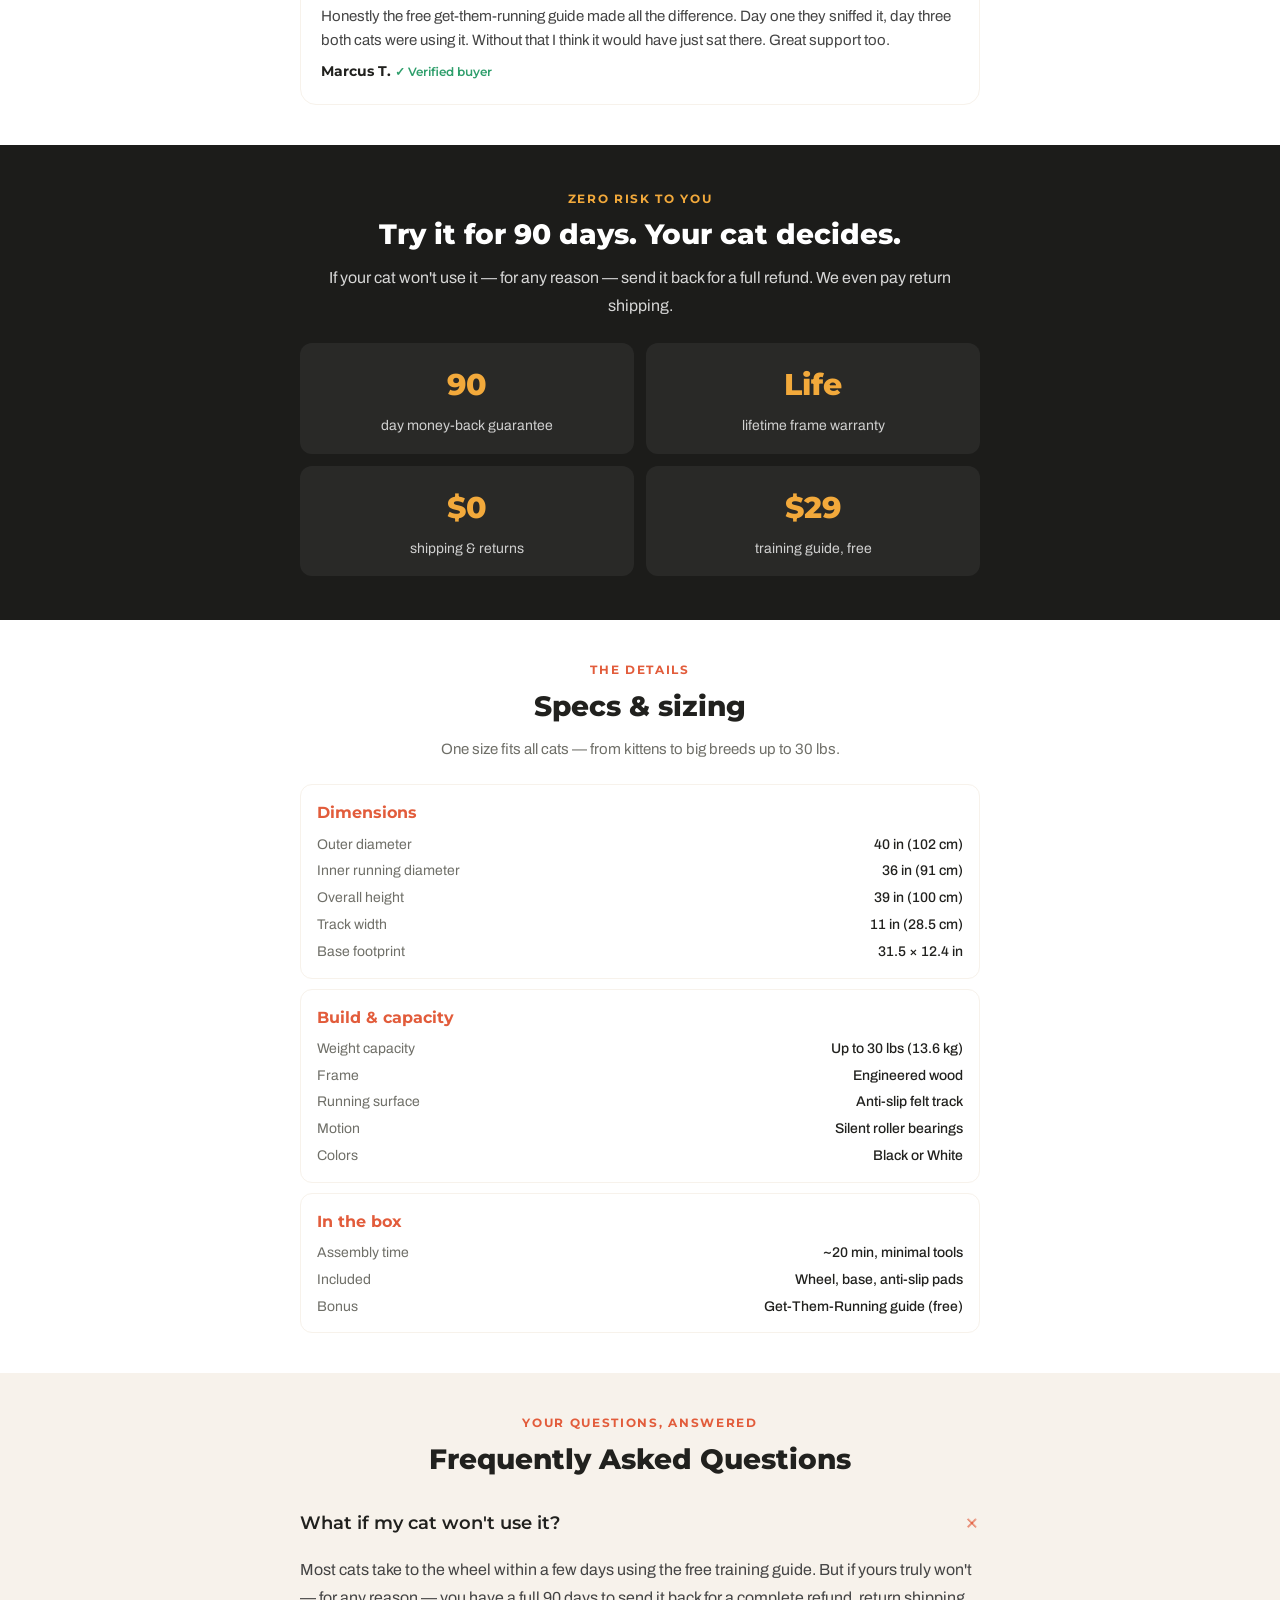
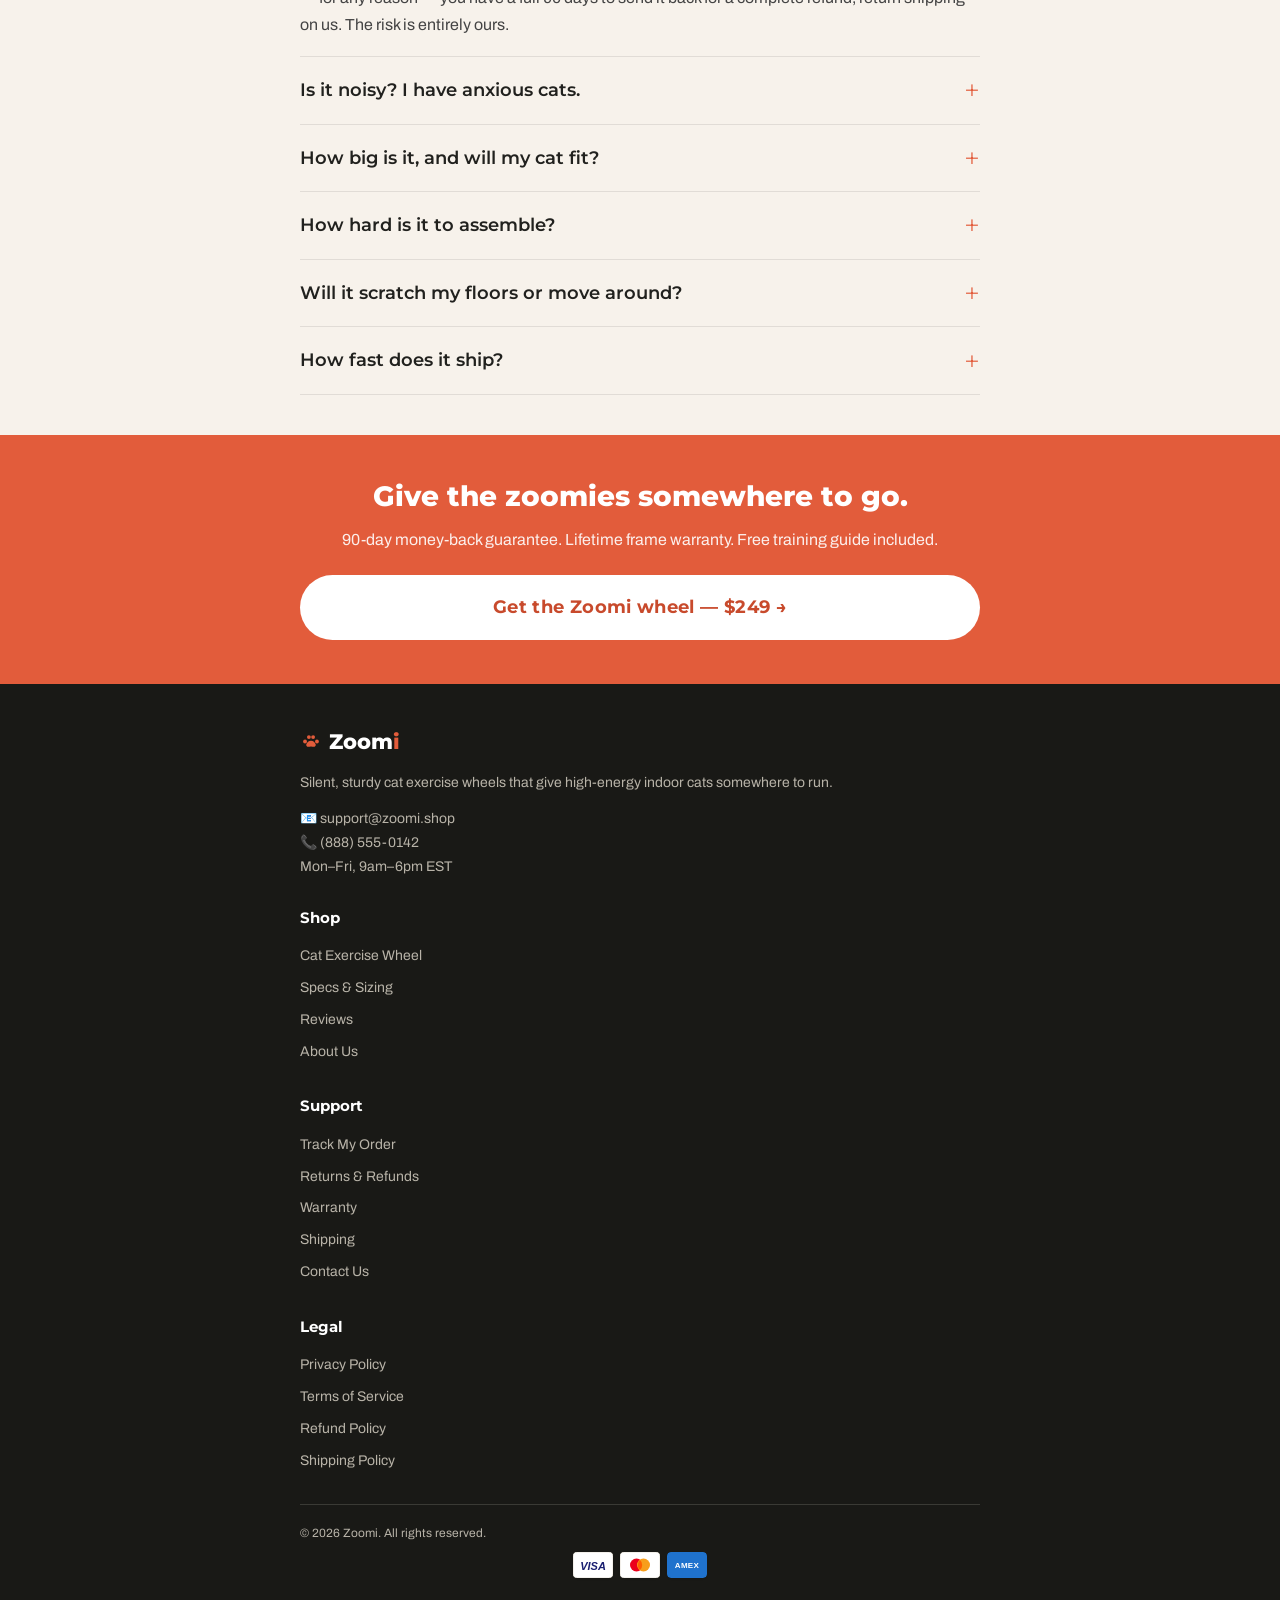
<file: product.html>
<!doctype html>
<html lang="en">
<head>
<meta charset="utf-8">
<meta name="viewport" content="width=device-width,initial-scale=1">
<link rel="icon" href="data:image/svg+xml,%3Csvg%20xmlns='http://www.w3.org/2000/svg'%20viewBox='0%200%2032%2032'%3E%3Crect%20width='32'%20height='32'%20rx='8'%20fill='%23E25C3B'/%3E%3Ctext%20x='16'%20y='23'%20font-family='Arial'%20font-size='19'%20font-weight='bold'%20fill='white'%20text-anchor='middle'%3EZ%3C/text%3E%3C/svg%3E">
<title>Zoomi Cat Exercise Wheel | Silent, Sturdy, Holds 30 lbs — 90-Day Guarantee</title>
<meta name="description" content="The Zoomi cat exercise wheel: silent roller bearings, soft felt track, holds cats up to 30 lbs. Burns the zoomies for high-energy indoor cats. 90-day money-back guarantee, free training guide, lifetime frame warranty, free shipping.">
<link rel="preconnect" href="https://fonts.googleapis.com">
<link rel="preconnect" href="https://fonts.gstatic.com" crossorigin>
<link rel="stylesheet" href="https://fonts.googleapis.com/css2?family=Archivo:wght@400;500;700&family=Montserrat:wght@500;600;700;800;900&display=swap">
<style>
:root{
  --font-heading:"Montserrat",Arial,sans-serif;
  --font-body:"Archivo",Arial,sans-serif;
  --c-text:#21211E;
  --c-bg1:#ffffff;
  --c-bg2:#F7F2EB;
  --c-accent1:#E25C3B;
  --c-accent2:#E25C3B;
  --c-btn:#E25C3B;
  --c-btn-text:#ffffff;
  --c-dark:#1C1C1A;
  --c-green:#2E9E6B;
  --c-stars:#F2A93B;
  --c-accent1-light:rgba(226,92,59,0.08);
  --radius-btn:999px;
  --max-w:680px;
}
*,*::before,*::after{box-sizing:border-box;margin:0;padding:0}
html{scroll-behavior:smooth;-webkit-text-size-adjust:100%}
body{font-family:var(--font-body);font-size:18px;line-height:1.7;color:var(--c-text);background:var(--c-bg1);-webkit-font-smoothing:antialiased;padding-bottom:78px}
html body img{height:auto;max-width:100%;display:block}
a{color:var(--c-accent1);text-decoration:none}
.lp-anno{background:var(--c-dark);padding:9px 20px;text-align:center}
.lp-anno-inner{max-width:var(--max-w);margin:0 auto;font-family:var(--font-heading);font-size:12px;font-weight:500;letter-spacing:0.03em;color:rgba(255,255,255,0.9);line-height:1.5}
.lp-anno-inner b{color:var(--c-stars)}
.lp-header{position:sticky;top:0;z-index:50;background:rgba(255,255,255,0.96);backdrop-filter:blur(8px);border-bottom:1px solid var(--c-bg2)}
.lp-header-inner{max-width:var(--max-w);margin:0 auto;padding:0 20px;height:58px;display:flex;align-items:center;justify-content:space-between;gap:12px}
.lp-logo{font-family:var(--font-heading);font-weight:800;font-size:23px;letter-spacing:-0.02em;color:var(--c-text)}
.lp-logo span{color:var(--c-accent1)}
.lp-nav-cta{background:var(--c-accent1);color:#fff;font-family:var(--font-heading);font-weight:700;font-size:13px;padding:9px 18px;border-radius:var(--radius-btn);white-space:nowrap}
.lp-btn{display:block;width:100%;background:var(--c-btn);color:var(--c-btn-text);font-family:var(--font-heading);font-size:18px;font-weight:700;letter-spacing:0.02em;padding:17px 24px;border:none;border-radius:var(--radius-btn);cursor:pointer;text-align:center;text-decoration:none;transition:background 0.18s,transform 0.1s;-webkit-tap-highlight-color:transparent;touch-action:manipulation;min-height:54px}
.lp-btn:hover,.lp-btn:active{background:#c84a2c;color:#fff;transform:translateY(-1px)}
.lp-sec{background:var(--c-bg1);padding:40px 20px}
.lp-sec.bg2{background:var(--c-bg2)}
.lp-sec.dark{background:var(--c-dark)}
.lp-inner{max-width:var(--max-w);margin:0 auto}
.lp-eyebrow{font-family:var(--font-heading);font-size:12px;font-weight:700;letter-spacing:0.14em;text-transform:uppercase;color:var(--c-accent1);text-align:center;margin-bottom:8px}
.lp-sec.dark .lp-eyebrow{color:var(--c-stars)}
.lp-h2{font-family:var(--font-heading);font-size:24px;font-weight:800;line-height:1.22;color:var(--c-text);text-align:center;margin-bottom:14px}
.lp-sec.dark .lp-h2{color:#fff}
.lp-product{background:var(--c-bg1);padding:28px 20px 36px}
.lp-product-inner{max-width:var(--max-w);margin:0 auto}
@media(min-width:900px){
  .lp-product{padding:44px 20px 52px}
  .lp-product-inner{max-width:1040px;display:grid;grid-template-columns:minmax(0,1fr) minmax(0,1fr);gap:48px;align-items:start}
  .lp-gallery{min-width:0;position:sticky;top:74px}
  .lp-buyinfo{min-width:0}
  .lp-prod-title{font-size:30px;margin-top:0}
}
.lp-carousel{position:relative;overflow:hidden;border-radius:14px;border:1px solid var(--c-bg2);margin-bottom:12px;touch-action:pan-y}
.lp-track{display:flex;transition:transform 0.35s cubic-bezier(0.25,0.46,0.45,0.94);will-change:transform}
.lp-slide{flex:0 0 100%;width:100%}
.lp-slide img{width:100%;aspect-ratio:1/1;object-fit:cover;display:block;background:#f8f8f8}
.lp-arrow{position:absolute;top:50%;transform:translateY(-50%);background:rgba(255,255,255,0.92);border:1px solid var(--c-bg2);width:40px;height:40px;border-radius:50%;cursor:pointer;display:flex;align-items:center;justify-content:center;font-size:22px;color:var(--c-text);z-index:2;box-shadow:0 2px 8px rgba(0,0,0,0.08)}
.lp-arrow.prev{left:10px}.lp-arrow.next{right:10px}
.lp-dots{display:flex;justify-content:center;gap:7px;margin-bottom:12px}
.lp-dot{width:8px;height:8px;border-radius:50%;background:rgba(226,92,59,0.25);cursor:pointer;transition:background 0.2s,width 0.2s}
.lp-dot.active{background:var(--c-accent2);width:22px;border-radius:6px}
.lp-thumbs{display:flex;gap:8px;overflow-x:auto;padding-bottom:4px;-webkit-overflow-scrolling:touch}
.lp-thumbs::-webkit-scrollbar{display:none}
.lp-thumbs img{width:64px;height:64px;flex:0 0 auto;object-fit:cover;border-radius:9px;border:1.5px solid var(--c-bg2);cursor:pointer}
.lp-thumbs img.active{border-color:var(--c-accent2)}
.lp-prod-title{font-family:var(--font-heading);font-size:24px;font-weight:800;line-height:1.2;margin:18px 0 6px;color:var(--c-text)}
.lp-rating{display:flex;align-items:center;gap:8px;flex-wrap:wrap;font-size:14px;color:#6f6f68;margin-bottom:10px}
.lp-stars{color:var(--c-stars);letter-spacing:1px;font-size:16px}
.lp-price{display:flex;align-items:baseline;gap:10px;flex-wrap:wrap;margin-bottom:4px}
.lp-price .now{font-family:var(--font-heading);font-weight:800;font-size:34px;color:var(--c-text)}
.lp-price .was{color:#9a948a;text-decoration:line-through;font-size:18px}
.lp-price .save{background:#eaf7ef;color:var(--c-green);font-weight:700;border-radius:8px;padding:3px 10px;font-size:13px}
.lp-finance{font-size:14px;color:#6f6f68;margin-bottom:14px}
.lp-offer-list{list-style:none;margin:0 0 18px;border:1px solid var(--c-bg2);border-radius:14px;overflow:hidden;background:#fff}
.lp-offer-list li{padding:13px 16px;display:flex;gap:12px;align-items:flex-start;font-size:15px;border-bottom:1px solid var(--c-bg2)}
.lp-offer-list li:last-child{border-bottom:none}
.lp-ck{flex:0 0 22px;width:22px;height:22px;border-radius:50%;background:var(--c-green);color:#fff;display:flex;align-items:center;justify-content:center;font-size:12px;font-weight:800;margin-top:2px}
.lp-select-label{font-family:var(--font-heading);font-weight:700;font-size:14px;margin:0 0 8px;color:var(--c-text)}
.lp-options{display:flex;flex-direction:column;gap:8px;margin-bottom:18px}
.lp-opt{border:1.5px solid rgba(226,92,59,0.25);border-radius:10px;background:#fff;padding:13px 14px;cursor:pointer;display:flex;align-items:center;gap:12px;transition:border-color 0.15s,background 0.15s;-webkit-tap-highlight-color:transparent;touch-action:manipulation}
.lp-opt.sel{border-color:var(--c-accent2);border-width:2px;background:#fdf3ee}
.lp-opt-radio{width:18px;height:18px;border-radius:50%;border:2px solid rgba(226,92,59,0.35);flex-shrink:0;display:flex;align-items:center;justify-content:center;background:#fff}
.lp-opt.sel .lp-opt-radio{border-color:var(--c-accent2);background:var(--c-accent2)}
.lp-opt.sel .lp-opt-radio::after{content:'';width:7px;height:7px;border-radius:50%;background:#fff}
.lp-opt-info{flex:1;min-width:0}
.lp-opt-title{font-family:var(--font-heading);font-weight:700;font-size:15px;line-height:1.25;color:var(--c-text)}
.lp-opt-sub{font-size:13px;color:#6f6f68;margin-top:1px}
.lp-opt-price{font-family:var(--font-heading);font-weight:700;font-size:15px;color:var(--c-accent1);text-align:right;flex-shrink:0}
.lp-opt-badge{display:inline-block;background:var(--c-accent2);color:#fff;font-family:var(--font-heading);font-size:10px;font-weight:700;letter-spacing:0.05em;text-transform:uppercase;padding:2px 7px;border-radius:20px;margin-left:6px}
.lp-colors{display:flex;gap:8px;margin-bottom:18px}
.lp-color{flex:1;border:1.5px solid rgba(226,92,59,.28);border-radius:10px;padding:12px;font-family:var(--font-heading);font-size:14px;font-weight:700;cursor:pointer;background:#fff;display:flex;align-items:center;gap:10px;-webkit-tap-highlight-color:transparent}
.lp-color.sel{border-color:var(--c-accent2);background:#fdf3ee;box-shadow:0 0 0 1px var(--c-accent2)}
.lp-sw{width:22px;height:22px;border-radius:50%;border:1px solid #d8d2c6;flex-shrink:0}
.lp-sw.black{background:#1c1c1a}.lp-sw.white{background:#f4f1ea}
.lp-pay{display:flex;align-items:center;justify-content:center;gap:6px;flex-wrap:wrap;text-align:center;color:#6f6f68;font-size:13px;margin-top:12px}
.lp-fin{text-align:center;font-size:14px;color:#6f6f68;margin-top:8px}
.lp-pms{display:inline-flex;gap:7px;align-items:center;justify-content:center;flex-wrap:wrap}
.lp-pms svg{height:26px;width:auto;display:block;border-radius:4px;box-shadow:0 1px 2px rgba(0,0,0,.08)}
.lp-trust{background:var(--c-accent1);padding:12px 20px}
.lp-trust-inner{max-width:var(--max-w);margin:0 auto;display:flex;flex-wrap:wrap;justify-content:center;gap:6px 16px}
.lp-trust-item{font-family:var(--font-heading);font-size:12px;font-weight:500;letter-spacing:0.08em;text-transform:uppercase;color:#fff;display:flex;align-items:center;gap:4px}
.lp-trust-item::before{content:'✓';color:rgba(255,255,255,0.7)}
.lp-reason{background:var(--c-bg1);padding:38px 20px;border-bottom:1px solid rgba(33,33,30,0.07)}
.lp-reason.bg2{background:var(--c-bg2)}
.lp-reason-img{max-width:var(--max-w);margin:0 auto 20px;border-radius:12px;overflow:hidden}
.lp-reason-img img{width:100%;aspect-ratio:3/2;object-fit:cover;border-radius:12px}
.lp-reason-body{max-width:var(--max-w);margin:0 auto}
.lp-reason-body p{font-size:18px;line-height:1.75;margin-bottom:16px;color:var(--c-text)}
.lp-reason-body p:last-child{margin-bottom:0}
.lp-reason>.lp-eyebrow,.lp-reason>.lp-h2{max-width:var(--max-w);margin-left:auto;margin-right:auto;width:100%}
.lp-reason>.lp-h2{margin-bottom:14px}
.lp-bgrid{max-width:var(--max-w);margin:24px auto 0;display:flex;flex-direction:column;gap:12px}
.lp-bcard{background:#fff;border:1px solid var(--c-bg2);border-radius:14px;padding:22px}
.lp-sec.bg2 .lp-bcard{background:#fff}
.lp-bcard .ic{width:46px;height:46px;border-radius:12px;background:var(--c-accent1-light);display:flex;align-items:center;justify-content:center;font-size:24px;margin-bottom:12px}
.lp-bcard h3{font-family:var(--font-heading);font-size:18px;font-weight:700;margin-bottom:6px}
.lp-bcard p{font-size:15px;color:#6f6f68;line-height:1.6}
.lp-steps{max-width:var(--max-w);margin:22px auto 0;display:flex;flex-direction:column;gap:12px;counter-reset:s}
.lp-step{background:#fff;border:1px solid var(--c-bg2);border-radius:14px;padding:18px 18px 18px 60px;position:relative}
.lp-step::before{counter-increment:s;content:counter(s);position:absolute;left:16px;top:16px;width:30px;height:30px;border-radius:50%;background:var(--c-accent1);color:#fff;font-family:var(--font-heading);font-weight:800;display:flex;align-items:center;justify-content:center;font-size:15px}
.lp-step h3{font-family:var(--font-heading);font-size:17px;font-weight:700;margin-bottom:4px}
.lp-step p{font-size:15px;color:#6f6f68;line-height:1.6}
.lp-cmp{max-width:var(--max-w);margin:0 auto;display:flex;flex-direction:column;gap:12px}
.lp-cmp-row{background:#fff;border:1px solid var(--c-bg2);border-radius:12px;padding:14px 16px}
.lp-cmp-feat{font-family:var(--font-heading);font-weight:700;font-size:15px;margin-bottom:8px;color:var(--c-text)}
.lp-cmp-vals{display:flex;flex-direction:column;gap:5px}
.lp-cmp-val{display:flex;justify-content:space-between;align-items:baseline;gap:10px;font-size:14px}
.lp-cmp-who{color:#6f6f68}
.lp-cmp-val.us{font-weight:700}
.lp-cmp-val.us .lp-cmp-who{color:var(--c-accent1);font-family:var(--font-heading);font-weight:700}
.lp-y{color:var(--c-green);font-weight:800}
.lp-n{color:#c0392b;font-weight:700}
.lp-rsum{max-width:var(--max-w);margin:0 auto 24px;background:#fff;border:1px solid var(--c-bg2);border-radius:16px;padding:22px;display:flex;flex-direction:column;gap:18px;align-items:center}
.lp-rscore{text-align:center}
.lp-rscore .big{font-family:var(--font-heading);font-weight:800;font-size:48px;line-height:1}
.lp-rbars{width:100%;max-width:320px}
.lp-rbar{display:flex;align-items:center;gap:10px;font-size:13px;margin:5px 0}
.lp-rbar .lab{width:28px;color:#6f6f68}
.lp-rbar .track2{flex:1;height:8px;background:var(--c-bg2);border-radius:99px;overflow:hidden}
.lp-rbar .fill{height:100%;background:var(--c-stars)}
.lp-rbar .pct{width:36px;text-align:right;color:#6f6f68}
.lp-rgrid{max-width:var(--max-w);margin:0 auto;display:flex;flex-direction:column;gap:14px}
.lp-writebar{max-width:var(--max-w);margin:0 auto 14px;text-align:center}
.lp-writebtn{background:var(--c-accent1);color:#fff;font-family:var(--font-heading);font-weight:700;font-size:15px;border:none;border-radius:var(--radius-btn);padding:12px 26px;cursor:pointer;-webkit-tap-highlight-color:transparent}
.lp-writebtn:hover{background:#c84a2c}
.lp-rform{max-width:var(--max-w);margin:0 auto 18px;background:#fff;border:1px solid var(--c-bg2);border-radius:16px;padding:20px;display:flex;flex-direction:column;gap:10px}
.lp-rform-label{font-family:var(--font-heading);font-weight:700;font-size:14px}
.lp-rform-stars{font-size:30px;color:#d9d3c7;letter-spacing:3px;cursor:pointer;user-select:none;line-height:1}
.lp-rform-stars span.on{color:var(--c-stars)}
.lp-rform-in{width:100%;font-family:var(--font-body);font-size:16px;border:1px solid #d8d2c6;border-radius:9px;padding:11px 12px;color:var(--c-text);outline:none}
.lp-rform-in:focus{border-color:var(--c-accent1);box-shadow:0 0 0 3px var(--c-accent1-light)}
textarea.lp-rform-in{resize:vertical}
.lp-rform-actions{display:flex;gap:10px;align-items:center}
.lp-rform-cancel{background:none;border:none;color:#6f6f68;font-size:14px;cursor:pointer;text-decoration:underline}
.lp-rform-note{font-size:12px;color:#8a857c}
.lp-rcard{background:#fff;border:1px solid var(--c-bg2);border-radius:16px;padding:20px}
.lp-rcard img{border-radius:10px;margin-bottom:12px;width:100%;aspect-ratio:16/10;object-fit:cover}
.lp-rtop{display:flex;justify-content:space-between;align-items:baseline;gap:8px}
.lp-rdate{color:#6f6f68;font-size:12px;white-space:nowrap}
.lp-rtitle{font-family:var(--font-heading);font-weight:700;font-size:16px;margin:6px 0 2px}
.lp-rcard p{font-size:15px;color:#444;margin:4px 0 8px;line-height:1.6}
.lp-nm{font-family:var(--font-heading);font-weight:700;font-size:14px}
.lp-vf{color:var(--c-green);font-size:12px;font-weight:600}
.lp-guar{background:var(--c-dark);padding:44px 20px;text-align:center}
.lp-guar-inner{max-width:var(--max-w);margin:0 auto}
.lp-guar h2{font-family:var(--font-heading);font-size:24px;font-weight:800;color:#fff;margin-bottom:12px;line-height:1.25}
.lp-guar p{font-size:16px;color:rgba(255,255,255,0.82);line-height:1.7;margin-bottom:24px}
.lp-ggrid{display:flex;flex-direction:column;gap:12px;text-align:center}
.lp-gc{background:rgba(255,255,255,0.06);border-radius:12px;padding:16px}
.lp-gc .big{font-family:var(--font-heading);font-weight:800;font-size:30px;color:var(--c-stars)}
.lp-gc p{color:rgba(255,255,255,0.78);font-size:14px;margin:4px 0 0}
.lp-sg{max-width:var(--max-w);margin:0 auto;display:flex;flex-direction:column;gap:10px}
.lp-sg-card{background:#fff;border:1px solid var(--c-bg2);border-radius:12px;padding:14px 16px}
.lp-sg-name{font-family:var(--font-heading);font-weight:700;font-size:16px;color:var(--c-accent1);margin-bottom:6px}
.lp-sg-rows{display:flex;flex-direction:column;gap:3px;font-size:14px}
.lp-sg-row{display:flex;justify-content:space-between;gap:12px}
.lp-sg-row .k{color:#6f6f68}
.lp-sg-row .v{text-align:right;font-weight:500}
.lp-faq-list{max-width:var(--max-w);margin:0 auto}
details.lp-faq-item{border-bottom:1px solid rgba(33,33,30,0.1)}
details.lp-faq-item>summary{list-style:none;display:flex;align-items:center;justify-content:space-between;gap:16px;padding:18px 0;cursor:pointer;font-family:var(--font-heading);font-size:18px;font-weight:600;color:var(--c-text);-webkit-tap-highlight-color:transparent;touch-action:manipulation;min-height:56px}
details.lp-faq-item>summary::-webkit-details-marker{display:none}
.lp-faq-icon{font-size:28px;color:var(--c-accent2);flex-shrink:0;font-weight:300;line-height:1;transition:transform 0.22s;display:inline-block}
details.lp-faq-item[open] .lp-faq-icon{transform:rotate(45deg)}
.lp-faq-a{padding:0 0 18px;font-size:16px;line-height:1.7;color:#444}
details.lp-faq-item:not([open]) .lp-faq-a{display:none}
.lp-final{background:var(--c-accent1);padding:44px 20px;text-align:center}
.lp-final-inner{max-width:var(--max-w);margin:0 auto}
.lp-final h2{font-family:var(--font-heading);font-size:24px;font-weight:800;color:#fff;margin-bottom:12px;line-height:1.25}
.lp-final p{font-size:16px;color:rgba(255,255,255,0.9);margin-bottom:22px}
.lp-final .lp-btn{background:#fff;color:#c84a2c}
.lp-final .lp-btn:hover{background:#f3ede4;color:#c84a2c}
.lp-footer{background:#191916;color:#b8b3a8;padding:40px 20px 26px;font-size:14px}
.lp-footer-inner{max-width:var(--max-w);margin:0 auto}
.lp-fcols{display:flex;flex-direction:column;gap:26px}
.lp-flogo{font-family:var(--font-heading);font-weight:800;font-size:21px;color:#fff}
.lp-flogo span{color:var(--c-accent1)}
.lp-footer h4{font-family:var(--font-heading);color:#fff;font-size:15px;margin-bottom:10px}
.lp-footer a{display:block;padding:4px 0;color:#b8b3a8}
.lp-footer a:hover{color:#fff}
.lp-fcontact{margin-top:12px;line-height:1.7}
.lp-fbot{border-top:1px solid #3a3a35;margin-top:28px;padding-top:18px;display:flex;flex-direction:column;gap:8px;font-size:12px}
.lp-sticky{position:fixed;bottom:0;left:0;right:0;z-index:60;background:#fff;border-top:1px solid var(--c-bg2);padding:9px 16px calc(9px + env(safe-area-inset-bottom));display:flex;align-items:center;justify-content:space-between;gap:12px;box-shadow:0 -3px 16px rgba(0,0,0,0.12)}
.lp-sticky-p{font-family:var(--font-heading);font-weight:800;font-size:18px}
.lp-sticky-p .was{text-decoration:line-through;color:#9a948a;font-weight:400;font-size:14px;margin-left:6px}
.lp-sticky-sub{font-size:12px;color:#6f6f68}
.lp-sticky .lp-btn{width:auto;font-size:15px;padding:12px 24px;min-height:46px}
@media (min-width:560px){
  .lp-prod-title{font-size:28px}
  .lp-h2{font-size:28px}
  .lp-guar h2,.lp-final h2{font-size:28px}
  .lp-bgrid{flex-direction:row;flex-wrap:wrap}
  .lp-bcard{flex:1 1 calc(50% - 6px);min-width:0}
  .lp-ggrid{flex-direction:row;flex-wrap:wrap}
  .lp-gc{flex:1 1 calc(50% - 6px);min-width:0}
  .lp-rsum{flex-direction:row;justify-content:center;gap:30px}
}
@media (min-width:768px){body{font-size:19px}.lp-prod-title{font-size:30px}}
</style>
<!-- Google tag (gtag.js) -->
<script async src="https://www.googletagmanager.com/gtag/js?id=AW-18185356647"></script>
<script>
  window.dataLayer = window.dataLayer || [];
  function gtag(){dataLayer.push(arguments);}
  gtag('js', new Date());
  gtag('config', 'AW-18185356647');
</script>
</head>
<body>

<div class="lp-anno"><div class="lp-anno-inner">🐈 Free shipping &amp; free returns · <b>90-day "they'll use it or your money back"</b> · Lifetime frame warranty</div></div>

<header class="lp-header">
  <div class="lp-header-inner">
    <a href="index.html" class="lp-logo"><svg viewBox="0 0 24 24" width="22" height="22" style="vertical-align:-4px;margin-right:7px" fill="#E25C3B"><circle cx="5.5" cy="11.5" r="2.1"/><circle cx="9.7" cy="6.6" r="2.1"/><circle cx="14.3" cy="6.6" r="2.1"/><circle cx="18.5" cy="11.5" r="2.1"/><path d="M12 10.5c-2.4 0-4.4 1.9-5.1 3.9-.5 1.5.6 2.9 2.1 2.9.9 0 1.9-.5 3-.5s2.1.5 3 .5c1.5 0 2.6-1.4 2.1-2.9-.7-2-2.7-3.9-5.1-3.9z"/></svg>Zoom<span>i</span></a>
    <a href="#buy" class="lp-nav-cta">Shop the Wheel</a>
  </div>
</header>

<!-- PRODUCT BLOCK -->
<section class="lp-product" id="buy">
  <div class="lp-product-inner">
    <div class="lp-gallery">
    <div class="lp-carousel" id="lpCarousel">
      <div class="lp-track" id="lpTrack">
        <div class="lp-slide"><img src="images/prod_main.jpg" id="lpMainImg" alt="Zoomi cat exercise wheel in black" loading="eager"></div>
        <div class="lp-slide"><img src="images/lifestyle.jpg" alt="A cat running on the Zoomi wheel in a living room" loading="lazy"></div>
        <div class="lp-slide"><img src="images/gallery_angle.jpg" alt="Zoomi cat wheel side angle" loading="lazy"></div>
        <div class="lp-slide"><img src="images/prod_track.jpg" alt="Soft felt running track and silent bearings" loading="lazy"></div>
        <div class="lp-slide"><img src="images/scale.jpg" alt="Zoomi wheel size shown in a living room" loading="lazy"></div>
        <div class="lp-slide"><img src="images/prod_white.jpg" alt="Zoomi cat exercise wheel in white" loading="lazy"></div>
      </div>
      <div class="lp-arrow prev" onclick="lpSlide(-1)" aria-label="Previous">&#8249;</div>
      <div class="lp-arrow next" onclick="lpSlide(1)" aria-label="Next">&#8250;</div>
    </div>
    <div class="lp-dots" id="lpDots"></div>
    <div class="lp-thumbs" id="lpThumbs">
      <img src="images/prod_main.jpg" id="lpThumb0" onclick="lpGo(0)" alt="Wheel in black">
      <img src="images/lifestyle.jpg" onclick="lpGo(1)" alt="Cat running">
      <img src="images/gallery_angle.jpg" onclick="lpGo(2)" alt="Side angle">
      <img src="images/prod_track.jpg" onclick="lpGo(3)" alt="Felt track detail">
      <img src="images/scale.jpg" onclick="lpGo(4)" alt="Size in room">
      <img src="images/prod_white.jpg" onclick="lpGo(5)" alt="Wheel in white">
    </div>
    </div><!-- /lp-gallery -->

    <div class="lp-buyinfo">
    <div class="lp-eyebrow" style="text-align:left">The Zoomi Cat Exercise Wheel</div>
    <h1 class="lp-prod-title">Silent Cat Exercise Wheel for High-Energy Cats</h1>
    <div class="lp-rating"><span class="lp-stars">★★★★★</span> <span>4.8 (2,617 reviews)</span></div>
    <div class="lp-price"><span class="now">$249</span><span class="was">$329</span><span class="save">Save $80</span></div>
    <p class="lp-finance">Or 4 interest-free payments of $62.25</p>

    <ul class="lp-offer-list">
      <li><span class="lp-ck">✓</span><span><b>Burns the zoomies</b> — a full 40" wheel that gives indoor energy somewhere to go</span></li>
      <li><span class="lp-ck">✓</span><span><b>90-day guarantee</b> — if your cat won't use it, send it back for a full refund</span></li>
      <li><span class="lp-ck">✓</span><span><b>FREE training guide</b> included ($29 value) — get them running in days</span></li>
      <li><span class="lp-ck">✓</span><span>Silent bearings · holds 30 lbs · free shipping &amp; lifetime frame warranty</span></li>
    </ul>

    <div class="lp-select-label">1. Choose your color:</div>
    <div class="lp-colors" id="lpColors">
      <div class="lp-color sel" data-color="Black" onclick="lpPickColor(this)"><span class="lp-sw black"></span>Black</div>
      <div class="lp-color" data-color="White" onclick="lpPickColor(this)"><span class="lp-sw white"></span>White</div>
    </div>

    <div class="lp-select-label">2. Choose quantity:</div>
    <div class="lp-options" id="lpBundles">
      <div class="lp-opt sel" data-qty="1" data-price="249" onclick="lpSelQty(this)">
        <div class="lp-opt-radio"></div>
        <div class="lp-opt-info"><div class="lp-opt-title">1 Wheel</div><div class="lp-opt-sub">Perfect for one cat</div></div>
        <div class="lp-opt-price">$249</div>
      </div>
      <div class="lp-opt" data-qty="2" data-price="478" onclick="lpSelQty(this)">
        <div class="lp-opt-radio"></div>
        <div class="lp-opt-info"><div class="lp-opt-title">2 Wheels <span class="lp-opt-badge">Save $20</span></div><div class="lp-opt-sub">For multi-cat homes</div></div>
        <div class="lp-opt-price">$478</div>
      </div>
      <div class="lp-opt" data-qty="3" data-price="687" onclick="lpSelQty(this)">
        <div class="lp-opt-radio"></div>
        <div class="lp-opt-info"><div class="lp-opt-title">3 Wheels <span class="lp-opt-badge">Best value · Save $60</span></div><div class="lp-opt-sub">Catteries &amp; breeders</div></div>
        <div class="lp-opt-price">$687</div>
      </div>
    </div>

    <a href="checkout.html" class="lp-btn" id="lpAddBtn">Add to Cart — $249</a>
    <div class="lp-pay">
      <span>🔒&nbsp;Guaranteed safe &amp; secure checkout</span>
      <span class="lp-pms" aria-label="Accepted payment methods">
        <svg viewBox="0 0 40 26" xmlns="http://www.w3.org/2000/svg" role="img" aria-label="Visa"><rect width="40" height="26" rx="4" fill="#fff" stroke="#e5e0d6"/><text x="20" y="17.5" font-family="Arial,Helvetica,sans-serif" font-size="11" font-weight="700" font-style="italic" fill="#1A1F71" text-anchor="middle">VISA</text></svg>
        <svg viewBox="0 0 40 26" xmlns="http://www.w3.org/2000/svg" role="img" aria-label="Mastercard"><rect width="40" height="26" rx="4" fill="#fff" stroke="#e5e0d6"/><circle cx="16.5" cy="13" r="6.5" fill="#EB001B"/><circle cx="23.5" cy="13" r="6.5" fill="#F79E1B"/><path d="M20 8.1a6.5 6.5 0 0 0 0 9.8 6.5 6.5 0 0 0 0-9.8z" fill="#FF5F00"/></svg>
        <svg viewBox="0 0 40 26" xmlns="http://www.w3.org/2000/svg" role="img" aria-label="American Express"><rect width="40" height="26" rx="4" fill="#1F72CD"/><text x="20" y="16" font-family="Arial,Helvetica,sans-serif" font-size="8" font-weight="700" fill="#fff" text-anchor="middle" letter-spacing=".3">AMEX</text></svg>
        <svg viewBox="0 0 52 26" xmlns="http://www.w3.org/2000/svg" role="img" aria-label="Apple Pay"><rect width="52" height="26" rx="4" fill="#fff" stroke="#e5e0d6"/><g transform="translate(9,5.5) scale(.6)"><path d="M12.152 6.896c-.948 0-2.415-1.078-3.96-1.04-2.04.027-3.91 1.183-4.961 3.014-2.117 3.675-.546 9.103 1.519 12.09 1.013 1.454 2.208 3.09 3.792 3.039 1.52-.065 2.09-.987 3.935-.987 1.831 0 2.35.987 3.96.948 1.637-.026 2.676-1.48 3.676-2.948 1.156-1.688 1.636-3.325 1.662-3.415-.039-.013-3.182-1.221-3.22-4.857-.026-3.04 2.48-4.494 2.597-4.559-1.429-2.09-3.623-2.324-4.39-2.376-2-.156-3.675 1.09-4.61 1.09zM15.53 3.83c.843-1.012 1.4-2.427 1.245-3.83-1.207.052-2.662.805-3.532 1.818-.78.896-1.454 2.338-1.273 3.714 1.338.104 2.715-.688 3.559-1.701z" fill="#000"/></g><text x="36" y="17.5" font-family="Arial,Helvetica,sans-serif" font-size="10" font-weight="600" fill="#000" text-anchor="middle">Pay</text></svg>
      </span>
    </div>
    <div class="lp-fin">Ships free in 1–2 business days · 9,000+ cats running</div>
    </div><!-- /lp-buyinfo -->
  </div>
</section>

<div class="lp-trust">
  <div class="lp-trust-inner">
    <span class="lp-trust-item">90-Day Guarantee</span>
    <span class="lp-trust-item">Lifetime Frame Warranty</span>
    <span class="lp-trust-item">Free Shipping &amp; Returns</span>
    <span class="lp-trust-item">Free Training Guide</span>
  </div>
</div>

<!-- BENEFITS -->
<section class="lp-sec bg2" id="benefits">
  <div class="lp-inner">
    <div class="lp-eyebrow">Built to be the one they'll run on</div>
    <h2 class="lp-h2">Why cats (and their humans) love Zoomi</h2>
    <div class="lp-bgrid">
      <div class="lp-bcard"><div class="ic">🤫</div><h3>Genuinely silent</h3><p>Precision roller bearings spin smooth and quiet — no 3am clatter, no wobble, no spooked cats.</p></div>
      <div class="lp-bcard"><div class="ic">🐾</div><h3>Big &amp; safe — 30 lb cap</h3><p>A full 40" wheel with a soft felt track. Spine-safe stride for everything from kittens to Maine Coons.</p></div>
      <div class="lp-bcard"><div class="ic">🪵</div><h3>Furniture-grade looks</h3><p>A clean wood-frame design in black or white that actually fits your living room.</p></div>
      <div class="lp-bcard"><div class="ic">📘</div><h3>Free training guide</h3><p>The step-by-step system that gets most cats running within days — the #1 reason owners succeed.</p></div>
      <div class="lp-bcard"><div class="ic">🧹</div><h3>Easy to clean</h3><p>The felt track wipes down in seconds and is fully replaceable down the road.</p></div>
      <div class="lp-bcard"><div class="ic">🛡️</div><h3>Lifetime frame warranty</h3><p>A solid, stable frame built to last — backed for life.</p></div>
    </div>
  </div>
</section>

<!-- DEMO 1 -->
<section class="lp-reason">
  <div class="lp-reason-img"><img src="images/lifestyle.jpg" alt="A cat mid-run on the Zoomi wheel" loading="lazy"></div>
  <div class="lp-eyebrow" style="text-align:left">The real problem</div>
  <h2 class="lp-h2" style="text-align:left">An athlete stuck in an apartment</h2>
  <div class="lp-reason-body">
    <p>Indoor cats are built to sprint and hunt — but four walls give them nowhere to do it. That energy comes out as 3am zoomies, shredded furniture, knocked-over plants and restless 2am crying.</p>
    <p>Zoomi gives it a place to go. A few self-directed sprints a day and you get back a calmer, leaner, happier cat — and your sleep.</p>
  </div>
</section>

<!-- DEMO 2 — objection crusher -->
<section class="lp-reason bg2">
  <div class="lp-reason-img"><img src="images/prod_rev1.jpg" alt="A Bengal cat running on the Zoomi wheel" loading="lazy"></div>
  <div class="lp-eyebrow" style="text-align:left">The honest question</div>
  <h2 class="lp-h2" style="text-align:left">"But will my cat actually use it?"</h2>
  <div class="lp-reason-body">
    <p>It's the question every owner asks — and it's exactly what we built the offer around. Every Zoomi ships with a proven <b>Get-Them-Running training guide</b> that gets most cats curiously stepping on within the first few days.</p>
    <p>The 40" size and soft felt track feel natural so cats run instead of slip, and the silent motion means even nervous cats aren't scared off. And if yours simply won't take to it, you have <b>90 days to send it back for a full refund</b>. The risk is entirely on us.</p>
  </div>
</section>

<!-- HOW IT WORKS -->
<section class="lp-sec">
  <div class="lp-inner">
    <div class="lp-eyebrow">Up and running fast</div>
    <h2 class="lp-h2">From box to zoomies in 3 steps</h2>
    <div class="lp-steps">
      <div class="lp-step"><h3>Assemble in ~20 minutes</h3><p>It arrives flat and goes together fast with clear instructions and minimal tools.</p></div>
      <div class="lp-step"><h3>Lure &amp; reward</h3><p>Follow the free training guide — a wand toy or treat trail teaches your cat the wheel turns. Most catch on within days.</p></div>
      <div class="lp-step"><h3>Watch the energy disappear</h3><p>Self-directed sprints whenever the urge hits. A tired cat is a calm, happy, well-behaved cat.</p></div>
    </div>
  </div>
</section>

<!-- COMPARISON -->
<section class="lp-sec bg2">
  <div class="lp-inner">
    <div class="lp-eyebrow">Honest comparison</div>
    <h2 class="lp-h2">Zoomi vs. a cheap cat wheel</h2>
    <div class="lp-cmp">
      <div class="lp-cmp-row"><div class="lp-cmp-feat">Silent roller bearings</div><div class="lp-cmp-vals"><div class="lp-cmp-val us"><span class="lp-cmp-who">Zoomi</span><span class="lp-y">✓ Yes</span></div><div class="lp-cmp-val"><span class="lp-cmp-who">Cheap wheel</span><span class="lp-n">✗ Rattles</span></div></div></div>
      <div class="lp-cmp-row"><div class="lp-cmp-feat">Weight capacity</div><div class="lp-cmp-vals"><div class="lp-cmp-val us"><span class="lp-cmp-who">Zoomi</span><span class="lp-y">30 lbs</span></div><div class="lp-cmp-val"><span class="lp-cmp-who">Cheap wheel</span><span class="lp-n">~22 lbs</span></div></div></div>
      <div class="lp-cmp-row"><div class="lp-cmp-feat">Soft no-slip felt track</div><div class="lp-cmp-vals"><div class="lp-cmp-val us"><span class="lp-cmp-who">Zoomi</span><span class="lp-y">✓ Yes</span></div><div class="lp-cmp-val"><span class="lp-cmp-who">Cheap wheel</span><span class="lp-n">✗ Slippery</span></div></div></div>
      <div class="lp-cmp-row"><div class="lp-cmp-feat">Get-Them-Running training guide</div><div class="lp-cmp-vals"><div class="lp-cmp-val us"><span class="lp-cmp-who">Zoomi</span><span class="lp-y">✓ Included</span></div><div class="lp-cmp-val"><span class="lp-cmp-who">Cheap wheel</span><span class="lp-n">✗ None</span></div></div></div>
      <div class="lp-cmp-row"><div class="lp-cmp-feat">Money-back guarantee</div><div class="lp-cmp-vals"><div class="lp-cmp-val us"><span class="lp-cmp-who">Zoomi</span><span class="lp-y">90 days</span></div><div class="lp-cmp-val"><span class="lp-cmp-who">Cheap wheel</span><span class="lp-n">14 days</span></div></div></div>
      <div class="lp-cmp-row"><div class="lp-cmp-feat">Warranty</div><div class="lp-cmp-vals"><div class="lp-cmp-val us"><span class="lp-cmp-who">Zoomi</span><span class="lp-y">Lifetime frame</span></div><div class="lp-cmp-val"><span class="lp-cmp-who">Cheap wheel</span><span class="lp-n">None</span></div></div></div>
    </div>
  </div>
</section>

<!-- REVIEWS -->
<section class="lp-sec" id="reviews">
  <div class="lp-inner">
    <div class="lp-eyebrow">★★★★★ 2,617 verified reviews</div>
    <h2 class="lp-h2">Cats who finally have somewhere to run</h2>
    <div class="lp-rsum">
      <div class="lp-rscore"><div class="big">4.8</div><div class="lp-stars">★★★★★</div><div style="font-size:13px;color:#6f6f68;margin-top:4px">2,617 reviews</div></div>
      <div class="lp-rbars">
        <div class="lp-rbar"><span class="lab">5★</span><span class="track2"><span class="fill" style="width:86%"></span></span><span class="pct">86%</span></div>
        <div class="lp-rbar"><span class="lab">4★</span><span class="track2"><span class="fill" style="width:9%"></span></span><span class="pct">9%</span></div>
        <div class="lp-rbar"><span class="lab">3★</span><span class="track2"><span class="fill" style="width:3%"></span></span><span class="pct">3%</span></div>
        <div class="lp-rbar"><span class="lab">2★</span><span class="track2"><span class="fill" style="width:1%"></span></span><span class="pct">1%</span></div>
        <div class="lp-rbar"><span class="lab">1★</span><span class="track2"><span class="fill" style="width:1%"></span></span><span class="pct">1%</span></div>
      </div>
    </div>

    <div class="lp-writebar">
      <button type="button" class="lp-writebtn" onclick="lpToggleReview()" id="lpWriteToggle">✍ Write a review</button>
    </div>
    <form id="lpReviewForm" class="lp-rform" onsubmit="lpSubmitReview(event)" style="display:none">
      <label class="lp-rform-label">Your rating</label>
      <div class="lp-rform-stars" id="lpRformStars">
        <span data-v="1">★</span><span data-v="2">★</span><span data-v="3">★</span><span data-v="4">★</span><span data-v="5">★</span>
      </div>
      <input id="lpRfName" class="lp-rform-in" placeholder="Your name" maxlength="40" required>
      <input id="lpRfTitle" class="lp-rform-in" placeholder="Review title" maxlength="70" required>
      <textarea id="lpRfText" class="lp-rform-in" placeholder="Tell other cat owners about your experience…" rows="4" maxlength="600" required></textarea>
      <div class="lp-rform-actions">
        <button type="submit" class="lp-writebtn">Submit review</button>
        <button type="button" class="lp-rform-cancel" onclick="lpToggleReview()">Cancel</button>
      </div>
      <div class="lp-rform-note">Reviews are checked before publishing. Yours will show here right away on this device.</div>
    </form>

    <div class="lp-rgrid" id="lpReviewList">
      <div class="lp-rcard"><img src="images/prod_rev1.jpg" alt="Bengal cat on a Zoomi wheel" loading="lazy">
        <div class="lp-rtop"><div class="lp-stars">★★★★★</div><span class="lp-rdate">2 weeks ago</span></div>
        <div class="lp-rtitle">My Bengals use it constantly</div>
        <p>I was so scared they wouldn't touch it. Both my Bengals took to it in two days following the guide and now they trade off on it all evening. It's silent enough to run at night and the apartment is so much calmer.</p>
        <div class="lp-nm">Devon R. <span class="lp-vf">✓ Verified buyer</span></div></div>
      <div class="lp-rcard"><img src="images/prod_rev2.jpg" alt="Grey cat by a white Zoomi wheel" loading="lazy">
        <div class="lp-rtop"><div class="lp-stars">★★★★★</div><span class="lp-rdate">1 month ago</span></div>
        <div class="lp-rtitle">Quiet enough for my anxious cat</div>
        <p>I chose this over others because reviews said it's silent — and it really is. My nervous girl was willing to try it because it doesn't clatter. She runs little bursts every evening now. The white one looks great too.</p>
        <div class="lp-nm">Aisha K. <span class="lp-vf">✓ Verified buyer</span></div></div>
      <div class="lp-rcard"><img src="images/prod_rev3.jpg" alt="Black cat on a Zoomi wheel at night" loading="lazy">
        <div class="lp-rtop"><div class="lp-stars">★★★★☆</div><span class="lp-rdate">3 weeks ago</span></div>
        <div class="lp-rtitle">Took two days, then he claimed it</div>
        <p>He ignored it the first day, so I almost panicked. By day two he figured out it moves and now he sprints on it like a maniac at midnight instead of on my head. The 90-day guarantee is why I felt safe trying it.</p>
        <div class="lp-nm">Greg P. <span class="lp-vf">✓ Verified buyer</span></div></div>
      <div class="lp-rcard">
        <div class="lp-rtop"><div class="lp-stars">★★★★★</div><span class="lp-rdate">1 month ago</span></div>
        <div class="lp-rtitle">Big enough for my Maine Coon</div>
        <p>Most wheels are too small for an 18 lb cat. This one is huge and rock-steady — no wobble even when he really gets going. He gets a proper run now and finally sleeps through the night.</p>
        <div class="lp-nm">Karen M. <span class="lp-vf">✓ Verified buyer</span></div></div>
      <div class="lp-rcard">
        <div class="lp-rtop"><div class="lp-stars">★★★★★</div><span class="lp-rdate">2 weeks ago</span></div>
        <div class="lp-rtitle">Vet flagged her weight — this fixed it</div>
        <p>My vet said my indoor tabby was overweight. A month on the wheel and she's leaner, more playful, and not crying at 2am for attention. Assembly took 20 minutes and it's been silent and sturdy the whole time.</p>
        <div class="lp-nm">Dawn R. <span class="lp-vf">✓ Verified buyer</span></div></div>
      <div class="lp-rcard">
        <div class="lp-rtop"><div class="lp-stars">★★★★★</div><span class="lp-rdate">3 weeks ago</span></div>
        <div class="lp-rtitle">The training guide is what sold me</div>
        <p>Honestly the free get-them-running guide made all the difference. Day one they sniffed it, day three both cats were using it. Without that I think it would have just sat there. Great support too.</p>
        <div class="lp-nm">Marcus T. <span class="lp-vf">✓ Verified buyer</span></div></div>
    </div>
  </div>
</section>

<!-- GUARANTEE -->
<section class="lp-guar">
  <div class="lp-guar-inner">
    <div class="lp-eyebrow" style="color:var(--c-stars)">Zero risk to you</div>
    <h2>Try it for 90 days. Your cat decides.</h2>
    <p>If your cat won't use it — for any reason — send it back for a full refund. We even pay return shipping.</p>
    <div class="lp-ggrid">
      <div class="lp-gc"><div class="big">90</div><p>day money-back guarantee</p></div>
      <div class="lp-gc"><div class="big">Life</div><p>lifetime frame warranty</p></div>
      <div class="lp-gc"><div class="big">$0</div><p>shipping &amp; returns</p></div>
      <div class="lp-gc"><div class="big">$29</div><p>training guide, free</p></div>
    </div>
  </div>
</section>

<!-- SPECS -->
<section class="lp-sec" id="specs">
  <div class="lp-inner">
    <div class="lp-eyebrow">The details</div>
    <h2 class="lp-h2">Specs &amp; sizing</h2>
    <p style="text-align:center;color:#6f6f68;font-size:15px;margin-bottom:22px">One size fits all cats — from kittens to big breeds up to 30 lbs.</p>
    <div class="lp-sg">
      <div class="lp-sg-card">
        <div class="lp-sg-name">Dimensions</div>
        <div class="lp-sg-rows">
          <div class="lp-sg-row"><span class="k">Outer diameter</span><span class="v">40 in (102 cm)</span></div>
          <div class="lp-sg-row"><span class="k">Inner running diameter</span><span class="v">36 in (91 cm)</span></div>
          <div class="lp-sg-row"><span class="k">Overall height</span><span class="v">39 in (100 cm)</span></div>
          <div class="lp-sg-row"><span class="k">Track width</span><span class="v">11 in (28.5 cm)</span></div>
          <div class="lp-sg-row"><span class="k">Base footprint</span><span class="v">31.5 × 12.4 in</span></div>
        </div>
      </div>
      <div class="lp-sg-card">
        <div class="lp-sg-name">Build &amp; capacity</div>
        <div class="lp-sg-rows">
          <div class="lp-sg-row"><span class="k">Weight capacity</span><span class="v">Up to 30 lbs (13.6 kg)</span></div>
          <div class="lp-sg-row"><span class="k">Frame</span><span class="v">Engineered wood</span></div>
          <div class="lp-sg-row"><span class="k">Running surface</span><span class="v">Anti-slip felt track</span></div>
          <div class="lp-sg-row"><span class="k">Motion</span><span class="v">Silent roller bearings</span></div>
          <div class="lp-sg-row"><span class="k">Colors</span><span class="v">Black or White</span></div>
        </div>
      </div>
      <div class="lp-sg-card">
        <div class="lp-sg-name">In the box</div>
        <div class="lp-sg-rows">
          <div class="lp-sg-row"><span class="k">Assembly time</span><span class="v">~20 min, minimal tools</span></div>
          <div class="lp-sg-row"><span class="k">Included</span><span class="v">Wheel, base, anti-slip pads</span></div>
          <div class="lp-sg-row"><span class="k">Bonus</span><span class="v">Get-Them-Running guide (free)</span></div>
        </div>
      </div>
    </div>
  </div>
</section>

<!-- FAQ -->
<section class="lp-sec bg2" id="faq">
  <div class="lp-inner">
    <div class="lp-eyebrow">Your questions, answered</div>
    <h2 class="lp-h2">Frequently Asked Questions</h2>
    <div class="lp-faq-list">
      <details class="lp-faq-item" open><summary>What if my cat won't use it?<span class="lp-faq-icon" aria-hidden="true">+</span></summary>
        <div class="lp-faq-a"><p>Most cats take to the wheel within a few days using the free training guide. But if yours truly won't — for any reason — you have a full 90 days to send it back for a complete refund, return shipping on us. The risk is entirely ours.</p></div></details>
      <details class="lp-faq-item"><summary>Is it noisy? I have anxious cats.<span class="lp-faq-icon" aria-hidden="true">+</span></summary>
        <div class="lp-faq-a"><p>No. Zoomi runs on precision roller bearings engineered to be near-silent, with no wobble. That quiet, stable motion is exactly why nervous cats are willing to step on in the first place.</p></div></details>
      <details class="lp-faq-item"><summary>How big is it, and will my cat fit?<span class="lp-faq-icon" aria-hidden="true">+</span></summary>
        <div class="lp-faq-a"><p>The wheel is a full 40" (about 100 cm tall) — large enough for a natural, spine-safe stride. It comfortably handles cats up to 30 lbs, including Maine Coons and other big breeds, and works great for kittens too.</p></div></details>
      <details class="lp-faq-item"><summary>How hard is it to assemble?<span class="lp-faq-icon" aria-hidden="true">+</span></summary>
        <div class="lp-faq-a"><p>Easy — it arrives flat and goes together in about 20 minutes with clear step-by-step instructions and minimal tools.</p></div></details>
      <details class="lp-faq-item"><summary>Will it scratch my floors or move around?<span class="lp-faq-icon" aria-hidden="true">+</span></summary>
        <div class="lp-faq-a"><p>No. The wide base includes anti-slip pads that keep it planted and protect hardwood and tile, even when your cat sprints.</p></div></details>
      <details class="lp-faq-item"><summary>How fast does it ship?<span class="lp-faq-icon" aria-hidden="true">+</span></summary>
        <div class="lp-faq-a"><p>Free shipping, dispatched within 1–2 business days from our US warehouse, typically delivered in 3–6 days.</p></div></details>
    </div>
  </div>
</section>

<!-- FINAL CTA -->
<section class="lp-final">
  <div class="lp-final-inner">
    <h2>Give the zoomies somewhere to go.</h2>
    <p>90-day money-back guarantee. Lifetime frame warranty. Free training guide included.</p>
    <a href="#buy" class="lp-btn">Get the Zoomi wheel — $249 →</a>
  </div>
</section>

<!-- FOOTER -->
<footer class="lp-footer">
  <div class="lp-footer-inner">
    <div class="lp-fcols">
      <div>
        <div class="lp-flogo"><svg viewBox="0 0 24 24" width="22" height="22" style="vertical-align:-4px;margin-right:7px" fill="#E25C3B"><circle cx="5.5" cy="11.5" r="2.1"/><circle cx="9.7" cy="6.6" r="2.1"/><circle cx="14.3" cy="6.6" r="2.1"/><circle cx="18.5" cy="11.5" r="2.1"/><path d="M12 10.5c-2.4 0-4.4 1.9-5.1 3.9-.5 1.5.6 2.9 2.1 2.9.9 0 1.9-.5 3-.5s2.1.5 3 .5c1.5 0 2.6-1.4 2.1-2.9-.7-2-2.7-3.9-5.1-3.9z"/></svg>Zoom<span>i</span></div>
        <p style="margin-top:12px">Silent, sturdy cat exercise wheels that give high-energy indoor cats somewhere to run.</p>
        <p class="lp-fcontact">📧 support@zoomi.shop<br>📞 (888) 555-0142<br>Mon–Fri, 9am–6pm EST</p>
      </div>
      <div><h4>Shop</h4>
        <a href="product.html">Cat Exercise Wheel</a><a href="#specs">Specs &amp; Sizing</a><a href="#reviews">Reviews</a><a href="about.html">About Us</a>
      </div>
      <div><h4>Support</h4>
        <a href="order-tracking.html">Track My Order</a><a href="returns.html">Returns &amp; Refunds</a><a href="warranty.html">Warranty</a><a href="shipping.html">Shipping</a><a href="contact.html">Contact Us</a>
      </div>
      <div><h4>Legal</h4>
        <a href="privacy.html">Privacy Policy</a><a href="terms.html">Terms of Service</a><a href="returns.html">Refund Policy</a><a href="shipping.html">Shipping Policy</a>
      </div>
    </div>
    <div class="lp-fbot">
      <div>© 2026 Zoomi. All rights reserved.</div>
      <div class="lp-pms" aria-label="Accepted payment methods">
        <svg viewBox="0 0 40 26" xmlns="http://www.w3.org/2000/svg" role="img" aria-label="Visa"><rect width="40" height="26" rx="4" fill="#fff" stroke="#e5e0d6"/><text x="20" y="17.5" font-family="Arial,Helvetica,sans-serif" font-size="11" font-weight="700" font-style="italic" fill="#1A1F71" text-anchor="middle">VISA</text></svg>
        <svg viewBox="0 0 40 26" xmlns="http://www.w3.org/2000/svg" role="img" aria-label="Mastercard"><rect width="40" height="26" rx="4" fill="#fff" stroke="#e5e0d6"/><circle cx="16.5" cy="13" r="6.5" fill="#EB001B"/><circle cx="23.5" cy="13" r="6.5" fill="#F79E1B"/><path d="M20 8.1a6.5 6.5 0 0 0 0 9.8 6.5 6.5 0 0 0 0-9.8z" fill="#FF5F00"/></svg>
        <svg viewBox="0 0 40 26" xmlns="http://www.w3.org/2000/svg" role="img" aria-label="American Express"><rect width="40" height="26" rx="4" fill="#1F72CD"/><text x="20" y="16" font-family="Arial,Helvetica,sans-serif" font-size="8" font-weight="700" fill="#fff" text-anchor="middle" letter-spacing=".3">AMEX</text></svg>
      </div>
    </div>
  </div>
</footer>

<!-- STICKY ADD-TO-CART -->
<div class="lp-sticky" id="lpSticky">
  <div>
    <div class="lp-sticky-p">$249 <span class="was">$329</span></div>
    <div class="lp-sticky-sub">90-day guarantee</div>
  </div>
  <a href="checkout.html" class="lp-btn" id="lpStickyBtn">Add to Cart</a>
</div>

<script>
// color + quantity selector → Funnel Engine checkout
var LP={qty:1,price:199,color:'Black',
  PRICES:{1:249,2:478,3:687},
  PIDS:{1:'202cd884-d91a-4427-8ac6-ac2d5e39bf08',2:'d1889c32-3de4-4260-94d4-f429194b4da2',3:'e775342a-5a66-414a-a288-6a6e4ee961e2'}};
function lpSelQty(el){
  document.querySelectorAll('#lpBundles .lp-opt').forEach(function(o){o.classList.remove('sel');});
  el.classList.add('sel');
  LP.qty=parseInt(el.getAttribute('data-qty'),10);
  LP.price=parseInt(el.getAttribute('data-price'),10);
  lpUpdateBtn();
}
function lpPickColor(el){
  document.querySelectorAll('#lpColors .lp-color').forEach(function(o){o.classList.remove('sel');});
  el.classList.add('sel');
  LP.color=el.getAttribute('data-color');
  // swap hero image to match color
  var src=LP.color==='White'?'images/prod_white.jpg':'images/prod_main.jpg';
  var m=document.getElementById('lpMainImg'); if(m) m.src=src;
  var t=document.getElementById('lpThumb0'); if(t) t.src=src;
  lpUpdateBtn();
}
function lpUpdateBtn(){
  var url='checkout.html?product='+LP.PIDS[LP.qty]+'&color='+encodeURIComponent(LP.color);
  var btn=document.getElementById('lpAddBtn');
  if(btn){btn.textContent='Add to Cart — $'+LP.price; btn.setAttribute('href',url);}
  var sb=document.getElementById('lpStickyBtn'); if(sb) sb.setAttribute('href',url);
}
lpUpdateBtn();
// ===== Write a review =====
var LPR={rating:5};
function lpToggleReview(){
  var f=document.getElementById('lpReviewForm');
  var open=f.style.display==='none'||!f.style.display;
  f.style.display=open?'flex':'none';
  if(open){ lpSetStars(5); f.scrollIntoView({behavior:'smooth',block:'center'}); }
}
function lpSetStars(v){
  LPR.rating=v;
  var s=document.querySelectorAll('#lpRformStars span');
  for(var i=0;i<s.length;i++){ s[i].classList.toggle('on', i<v); }
}
(function(){
  var s=document.querySelectorAll('#lpRformStars span');
  [].forEach.call(s,function(el){ el.onclick=function(){ lpSetStars(parseInt(el.getAttribute('data-v'),10)); }; });
  lpSetStars(5);
})();
function lpReviewCard(r){
  var card=document.createElement('div'); card.className='lp-rcard';
  var top=document.createElement('div'); top.className='lp-rtop';
  var st=document.createElement('div'); st.className='lp-stars'; st.textContent='★★★★★'.slice(0,r.rating)+'☆☆☆☆☆'.slice(0,5-r.rating);
  var dt=document.createElement('span'); dt.className='lp-rdate'; dt.textContent=r.date||'Just now';
  top.appendChild(st); top.appendChild(dt);
  var title=document.createElement('div'); title.className='lp-rtitle'; title.textContent=r.title;
  var p=document.createElement('p'); p.textContent=r.text;
  var nm=document.createElement('div'); nm.className='lp-nm'; nm.textContent=r.name+' ';
  var vf=document.createElement('span'); vf.className='lp-vf'; vf.textContent='✓ Verified buyer'; nm.appendChild(vf);
  card.appendChild(top); card.appendChild(title); card.appendChild(p); card.appendChild(nm);
  return card;
}
function lpSubmitReview(e){
  e.preventDefault();
  var r={rating:LPR.rating,
    name:document.getElementById('lpRfName').value.trim().slice(0,40),
    title:document.getElementById('lpRfTitle').value.trim().slice(0,70),
    text:document.getElementById('lpRfText').value.trim().slice(0,600),
    date:'Just now'};
  if(!r.name||!r.title||!r.text) return;
  var list=document.getElementById('lpReviewList');
  list.insertBefore(lpReviewCard(r), list.firstChild);
  try{ var saved=JSON.parse(localStorage.getItem('zoomiReviews')||'[]'); saved.unshift(r); localStorage.setItem('zoomiReviews',JSON.stringify(saved.slice(0,20))); }catch(err){}
  document.getElementById('lpReviewForm').reset();
  document.getElementById('lpReviewForm').style.display='none';
  var t=document.getElementById('lpWriteToggle'); t.textContent='✓ Thanks! Your review was posted'; setTimeout(function(){t.textContent='✍ Write a review';},4000);
}
(function(){
  try{ var saved=JSON.parse(localStorage.getItem('zoomiReviews')||'[]');
    var list=document.getElementById('lpReviewList');
    if(list){ for(var i=saved.length-1;i>=0;i--){ list.insertBefore(lpReviewCard(saved[i]), list.firstChild); } }
  }catch(err){}
})();
// product carousel
(function(){
  var track=document.getElementById('lpTrack');
  if(!track) return;
  var total=track.children.length;
  var current=0,startX=0,dragging=false;
  var dotsWrap=document.getElementById('lpDots');
  var thumbs=[].slice.call(document.getElementById('lpThumbs').children);
  for(var i=0;i<total;i++){
    var d=document.createElement('span');d.className='lp-dot'+(i===0?' active':'');
    (function(j){d.onclick=function(){lpGo(j);};})(i);
    dotsWrap.appendChild(d);
  }
  if(thumbs[0])thumbs[0].classList.add('active');
  window.lpGo=function(idx){
    current=(idx+total)%total;
    track.style.transform='translateX(-'+(current*100)+'%)';
    [].forEach.call(dotsWrap.children,function(dot,j){dot.classList.toggle('active',j===current);});
    thumbs.forEach(function(t,j){t.classList.toggle('active',j===current);});
  };
  window.lpSlide=function(dir){lpGo(current+dir);};
  track.addEventListener('touchstart',function(e){startX=e.touches[0].clientX;dragging=true;},{passive:true});
  track.addEventListener('touchend',function(e){
    if(!dragging)return;
    var diff=startX-e.changedTouches[0].clientX;
    if(Math.abs(diff)>40)lpSlide(diff>0?1:-1);
    dragging=false;
  },{passive:true});
})();
// sticky bar
(function(){
  var sticky=document.getElementById('lpSticky');
  var buy=document.getElementById('buy');
  if(!sticky||!buy)return;
  function check(){sticky.style.display=(buy.getBoundingClientRect().bottom<0)?'flex':'none';}
  window.addEventListener('scroll',check,{passive:true});
  check();
})();
</script>
</body>
</html>
</file>
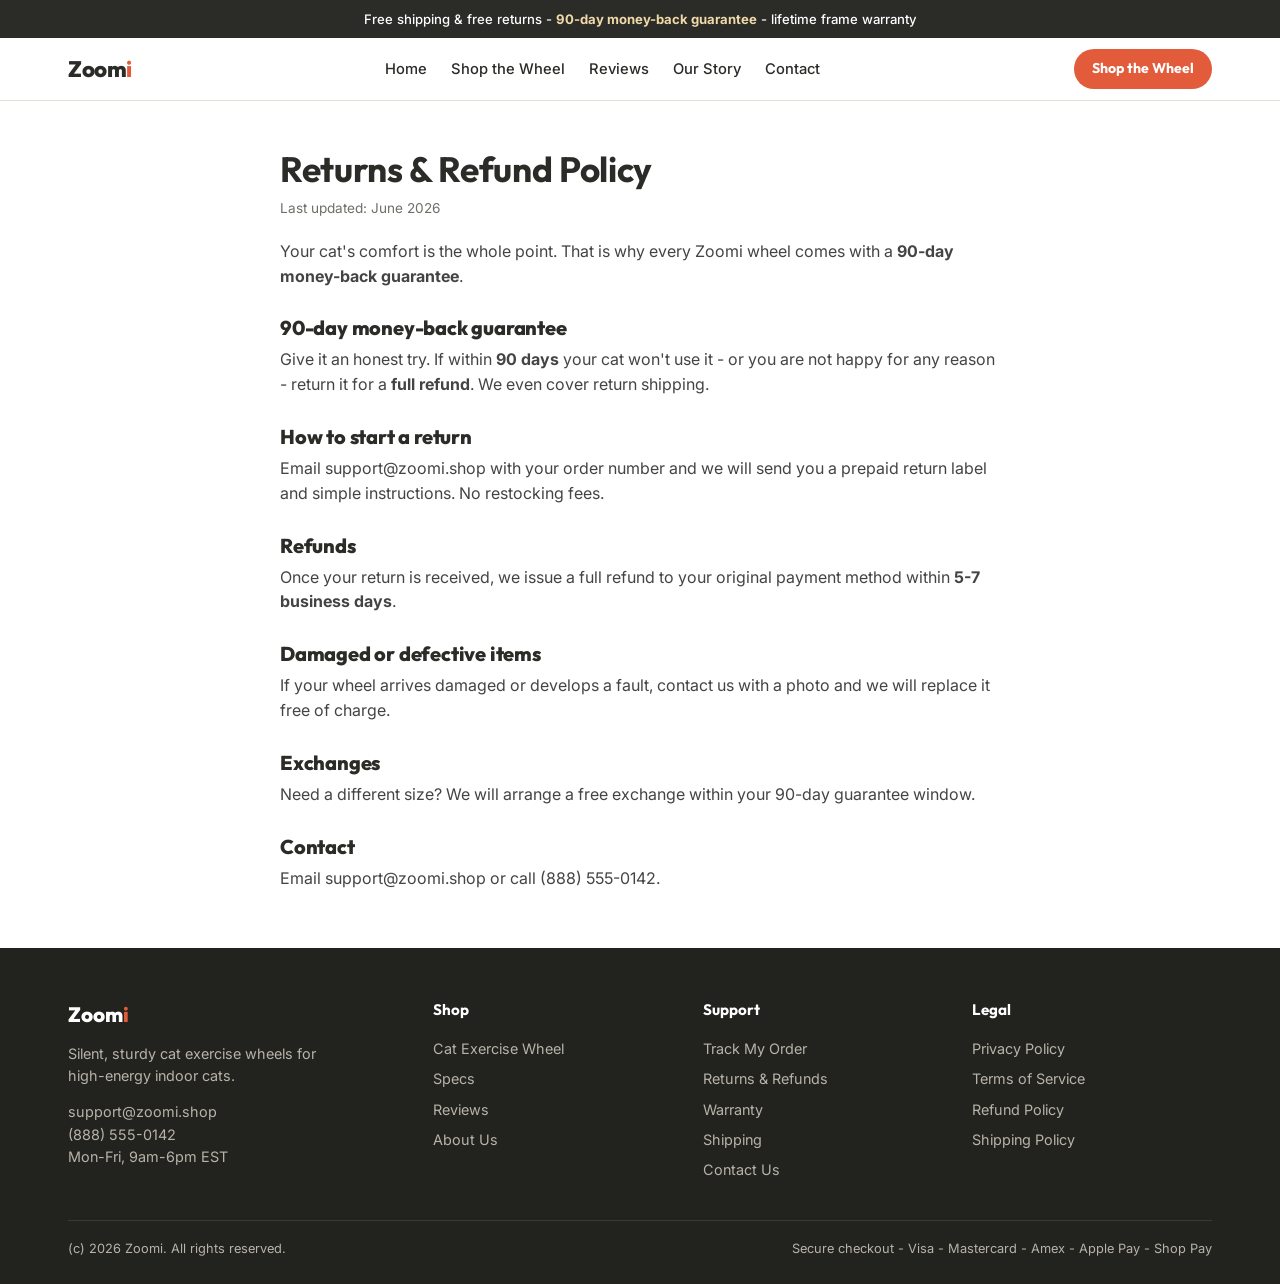
<file: returns.html>
<!DOCTYPE html><html lang="en"><head><meta charset="UTF-8">
<meta name="viewport" content="width=device-width, initial-scale=1.0">
<title>Returns and Refund Policy | ZOOMI</title><meta name="description" content="90-day money-back guarantee, free returns, full refunds.">
<link rel="preconnect" href="https://fonts.googleapis.com">
<link href="https://fonts.googleapis.com/css2?family=Outfit:wght@500;600;700;800&family=Inter:wght@400;500;600&display=swap" rel="stylesheet">
<style>
:root{
  --sage:#E25C3B; --sage-d:#c84a2c; --cream:#F6F3EC; --char:#2B2B28; --terra:#E25C3B; --terra-d:#c84a2c;
  --muted:#6f6f68; --line:#e5e0d6; --green:#3f7d4f; --gold:#E0A92E; --white:#fff;
}
*{margin:0;padding:0;box-sizing:border-box}
html,body{width:100%;max-width:100%}
html{overflow-x:clip}                                  /* clip (not hidden) — doesn't break position:sticky on iOS */
html{scroll-behavior:smooth}
body{font-family:'Inter',system-ui,sans-serif;color:var(--char);background:#fff;line-height:1.55;-webkit-font-smoothing:antialiased}
h1,h2,h3{font-family:'Outfit',sans-serif;line-height:1.15;letter-spacing:-.01em}
img{max-width:100%;height:auto;display:block}
a{color:inherit;text-decoration:none}
.wrap{max-width:1200px;margin:0 auto;padding:0 28px;width:100%}
.btn{display:inline-block;background:var(--terra);color:#fff;font-family:'Outfit';font-weight:700;font-size:1.05rem;padding:16px 34px;border-radius:999px;border:none;cursor:pointer;transition:.15s;text-align:center}
.btn:hover{background:var(--terra-d);transform:translateY(-1px)}
.btn-lg{width:100%;font-size:1.15rem;padding:18px}
.btn-ghost{background:#fff;color:var(--char);border:1.5px solid var(--char)}
.stars{color:var(--gold);letter-spacing:1px}
.muted{color:var(--muted)}
section{padding:56px 0}
h2{font-size:2rem;font-weight:800;margin-bottom:10px}
.center{text-align:center}
.eyebrow{font-family:'Outfit';font-weight:700;letter-spacing:.12em;text-transform:uppercase;font-size:.78rem;color:var(--sage-d)}
.tw{overflow-x:auto;-webkit-overflow-scrolling:touch}  /* scroll wide tables inside, not the page */
/* CRITICAL: grid/flex children default to min-width:auto and refuse to shrink below content,
   forcing columns wider than the viewport (= content clipped / "cut in half"). Force them to shrink. */
.hero-grid,.buybox,.featured,.split,.bgrid,.rgrid,.ggrid,.fgrid{min-width:0}
.hero-grid>*,.buybox>*,.featured>*,.split>*,.gallery,.gallery>*,.bgrid>*,.rgrid>*{min-width:0;max-width:100%}
.thumbs{min-width:0;max-width:100%}

.anno{background:var(--char);color:#fff;text-align:center;font-size:.82rem;padding:9px 14px;font-weight:500}
.anno b{color:#f0d9a8}

header{position:sticky;top:0;z-index:50;background:rgba(255,255,255,.96);backdrop-filter:blur(8px);border-bottom:1px solid var(--line)}
.nav{display:flex;align-items:center;justify-content:space-between;height:62px}
.logo{font-family:'Outfit';font-weight:800;font-size:1.4rem;color:var(--char);letter-spacing:-.02em}
.logo span{color:var(--sage)}
.nav-links{display:flex;gap:24px;font-weight:500;font-size:.92rem}
.nav-links a:hover{color:var(--sage-d)}
.nav-cta{background:var(--sage);color:#fff;padding:9px 18px;border-radius:999px;font-family:'Outfit';font-weight:700;font-size:.88rem;white-space:nowrap}
@media(max-width:820px){.nav-links{display:none}}

.hero{background:linear-gradient(180deg,var(--cream),#fff)}
.hero-grid{display:grid;grid-template-columns:1.05fr 1fr;gap:46px;align-items:center;padding:54px 0}
.hero h1{font-size:3rem;font-weight:800;margin-bottom:16px}
.hero p.sub{font-size:1.15rem;color:#444;margin-bottom:22px;max-width:520px}
.hero .rating{display:flex;align-items:center;gap:10px;margin:18px 0 24px;font-weight:600;font-size:.95rem;flex-wrap:wrap}
.hero img{border-radius:18px;box-shadow:0 24px 60px rgba(43,43,40,.16)}
.trust-pills{display:flex;flex-wrap:wrap;gap:10px;margin-top:18px}
.pill{background:#fff;border:1px solid var(--line);border-radius:999px;padding:8px 14px;font-size:.82rem;font-weight:600;display:flex;align-items:center;gap:6px}
.pill .c{color:var(--green);font-weight:800}

.proofbar{background:var(--char);color:#cfcabd;text-align:center;padding:18px 0;font-size:.85rem}
.proofbar .nums{display:flex;justify-content:center;gap:36px;flex-wrap:wrap;margin-top:8px}
.proofbar b{color:#fff;font-family:'Outfit';font-size:1.5rem;display:block}

/* featured product (home) */
.featured{display:grid;grid-template-columns:1fr 1fr;gap:44px;align-items:center}
.featured img{border-radius:16px}
.featured .price{font-family:'Outfit';font-weight:800;font-size:2rem;margin:8px 0}
.featured .price .was{color:var(--muted);text-decoration:line-through;font-size:1.2rem;font-weight:500;margin-left:8px}

/* buy box (product) */
.buybox{display:grid;grid-template-columns:1fr 1fr;gap:46px;align-items:start}
.gallery .main{border-radius:16px;border:1px solid var(--line);overflow:hidden}
.thumbs{display:flex;gap:10px;margin-top:12px;overflow-x:auto;padding-bottom:4px}
.thumbs img{width:72px;height:72px;flex:0 0 auto;object-fit:cover;border-radius:10px;border:1px solid var(--line);cursor:pointer}
.price{display:flex;align-items:baseline;gap:12px;margin:6px 0 4px;flex-wrap:wrap}
.price .now{font-family:'Outfit';font-weight:800;font-size:2.4rem}
.price .was{color:var(--muted);text-decoration:line-through;font-size:1.3rem}
.price .save{background:#eaf2ea;color:var(--green);font-weight:700;border-radius:8px;padding:3px 10px;font-size:.85rem}
.offer-list{list-style:none;margin:18px 0;border:1px solid var(--line);border-radius:14px;overflow:hidden;background:#fff}
.offer-list li{padding:13px 16px;display:flex;gap:12px;align-items:flex-start;font-weight:500;font-size:.95rem;border-bottom:1px solid var(--line)}
.offer-list li:last-child{border-bottom:none}
.offer-list li .ck{flex:0 0 22px;width:22px;height:22px;border-radius:50%;background:var(--green);color:#fff;display:flex;align-items:center;justify-content:center;font-size:.72rem;font-weight:800;margin-top:1px}
/* swipeable product carousel */
.carousel{position:relative}
.carousel .track{display:flex;overflow-x:auto;scroll-snap-type:x mandatory;border-radius:16px;border:1px solid var(--line);scrollbar-width:none}
.carousel .track::-webkit-scrollbar{display:none}
.carousel .track img{flex:0 0 100%;scroll-snap-align:center;width:100%;aspect-ratio:1/1;object-fit:cover;display:block}
.carousel .arrow{position:absolute;top:50%;transform:translateY(-50%);background:rgba(255,255,255,.92);border:1px solid var(--line);width:42px;height:42px;border-radius:50%;cursor:pointer;display:flex;align-items:center;justify-content:center;font-size:1.3rem;color:var(--char);z-index:2;box-shadow:0 2px 8px rgba(0,0,0,.08)}
.carousel .arrow:hover{background:#fff}
.carousel .arrow.prev{left:10px}.carousel .arrow.next{right:10px}
.dots{display:flex;gap:8px;justify-content:center;margin-top:12px}
.dots span{width:8px;height:8px;border-radius:50%;background:var(--line);cursor:pointer;transition:.15s}
.dots span.on{background:var(--terra);width:22px;border-radius:6px}
.thumbs img.on{border-color:var(--terra)}
.sizes{display:flex;gap:10px;margin:16px 0;flex-wrap:wrap}
.size{flex:1 1 90px;border:1.5px solid var(--line);border-radius:12px;padding:12px;text-align:center;cursor:pointer;font-weight:600;font-size:.9rem;transition:.12s}
.size small{display:block;color:var(--muted);font-weight:500;font-size:.78rem}
.size.sel,.size:hover{border-color:var(--terra);background:#fdf3ee}
.pay{display:flex;gap:8px;align-items:center;justify-content:center;margin-top:12px;color:var(--muted);font-size:.8rem;flex-wrap:wrap;text-align:center}
.fin{text-align:center;font-size:.85rem;color:var(--muted);margin-top:8px}

.benefits{background:var(--cream)}
.bgrid{display:grid;grid-template-columns:repeat(3,1fr);gap:22px;margin-top:30px}
.bcard{background:#fff;border:1px solid var(--line);border-radius:16px;padding:26px}
.bcard .ic{width:46px;height:46px;border-radius:12px;background:#eef1ea;display:flex;align-items:center;justify-content:center;font-size:1.4rem;margin-bottom:14px}
.bcard h3{font-size:1.12rem;font-weight:700;margin-bottom:6px}
.bcard p{color:var(--muted);font-size:.93rem}

.split{display:grid;grid-template-columns:1fr 1fr;gap:40px;align-items:center}
.split.rev{direction:rtl}.split.rev>*{direction:ltr}
.split img{border-radius:16px}
.split h2{font-size:1.7rem}
.split p{color:#444;margin-top:10px}

.cmp{width:100%;border-collapse:collapse;background:#fff;border-radius:14px;overflow:hidden;border:1px solid var(--line);min-width:560px}
.cmp th,.cmp td{padding:15px;text-align:center;border-bottom:1px solid var(--line);font-size:.92rem}
.cmp th{background:var(--char);color:#fff;font-family:'Outfit'}
.cmp th.us{background:var(--sage)}
.cmp td:first-child,.cmp th:first-child{text-align:left;font-weight:600;position:sticky;left:0;background:inherit}
.cmp .y{color:var(--green);font-weight:800}.cmp .n{color:#c0392b;font-weight:700}
.cmp .uscol{background:#f6f8f4;font-weight:700}

.reviews{background:var(--cream)}
.rgrid{display:grid;grid-template-columns:repeat(3,1fr);gap:22px;margin-top:28px}
.rcard{background:#fff;border:1px solid var(--line);border-radius:16px;padding:22px}
.rcard img{border-radius:10px;margin-bottom:12px;height:170px;width:100%;object-fit:cover}
.rcard .nm{font-weight:700;margin-top:10px;font-size:.92rem}
.rcard .vf{color:var(--green);font-size:.78rem;font-weight:600}
.rcard p{font-size:.92rem;color:#444;margin-top:4px}
.rcard .rtop{display:flex;justify-content:space-between;align-items:baseline;gap:8px}
.rcard .rdate{color:var(--muted);font-size:.76rem;white-space:nowrap}
.rcard .rtitle{font-family:'Outfit';font-weight:700;font-size:1rem;margin:6px 0 2px}
.rsum{display:flex;gap:30px;align-items:center;justify-content:center;flex-wrap:wrap;background:#fff;border:1px solid var(--line);border-radius:16px;padding:24px 28px;margin:24px auto 30px;max-width:640px}
.rscore{text-align:center}
.rscore .big{font-family:'Outfit';font-weight:800;font-size:3.2rem;line-height:1}
.rbars{flex:1;min-width:230px}
.rbar{display:flex;align-items:center;gap:10px;font-size:.82rem;margin:4px 0}
.rbar .lab{width:26px;color:var(--muted)}
.rbar .track2{flex:1;height:8px;background:var(--line);border-radius:99px;overflow:hidden}
.rbar .fill{height:100%;background:var(--gold)}
.rbar .pct{width:36px;text-align:right;color:var(--muted)}

.guar{background:var(--char);color:#fff;text-align:center}
.guar h2{color:#fff}
.ggrid{display:grid;grid-template-columns:repeat(4,1fr);gap:20px;margin-top:30px}
.gc{padding:16px}
.gc .big{font-family:'Outfit';font-weight:800;font-size:1.9rem;color:#f0d9a8}
.gc p{color:#cfcabd;font-size:.9rem;margin-top:4px}

.faq details{border:1px solid var(--line);border-radius:12px;margin-bottom:12px;padding:0 18px;background:#fff}
.faq summary{font-family:'Outfit';font-weight:600;padding:16px 0;cursor:pointer;list-style:none;display:flex;justify-content:space-between;gap:12px}
.faq summary::-webkit-details-marker{display:none}
.faq summary::after{content:"+";color:var(--terra);font-weight:800}
.faq details[open] summary::after{content:"–"}
.faq details p{padding-bottom:16px;color:#444}

.sgtable{width:100%;border-collapse:collapse;border:1px solid var(--line);border-radius:12px;overflow:hidden;background:#fff;min-width:520px}
.sgtable th,.sgtable td{padding:13px;border-bottom:1px solid var(--line);font-size:.9rem;text-align:left}
.sgtable th{background:var(--cream);font-family:'Outfit'}

.finalcta{background:var(--sage);color:#fff;text-align:center}
.finalcta h2{color:#fff;font-size:2rem}
.finalcta .btn{background:#fff;color:var(--terra-d);margin-top:18px}

/* generic content page (policies/about) */
.page{max-width:760px;margin:0 auto;padding:48px 20px}
.page h1{font-size:2.2rem;margin-bottom:8px}
.page h2{font-size:1.25rem;margin:28px 0 8px}
.page p,.page li{color:#444;margin-bottom:10px}
.page ul{padding-left:20px}
.page .updated{color:var(--muted);font-size:.85rem;margin-bottom:20px}

footer{background:#22221f;color:#b8b3a8;padding:50px 0 26px;font-size:.9rem}
.fgrid{display:grid;grid-template-columns:1.4fr 1fr 1fr 1fr;gap:30px}
footer h4{color:#fff;font-family:'Outfit';font-size:.95rem;margin-bottom:12px}
footer a{display:block;padding:4px 0;color:#b8b3a8}
footer a:hover{color:#fff}
.fbot{border-top:1px solid #3a3a35;margin-top:34px;padding-top:18px;display:flex;justify-content:space-between;flex-wrap:wrap;gap:10px;font-size:.8rem}
.flogo{font-family:'Outfit';font-weight:800;font-size:1.3rem;color:#fff}
.flogo span{color:var(--sage)}

.sticky{position:fixed;bottom:0;left:0;right:0;background:#fff;border-top:1px solid var(--line);padding:10px 16px;display:none;z-index:60;align-items:center;justify-content:space-between;gap:12px}
.sticky .p{font-family:'Outfit';font-weight:800}

/* ---------- MOBILE ---------- */
@media(max-width:820px){
  section{padding:40px 0}
  h2{font-size:1.6rem}
  .hero-grid{grid-template-columns:1fr;gap:24px;padding:32px 0}
  .hero h1{font-size:2.05rem}
  .hero p.sub{font-size:1.02rem}
  .proofbar .nums{gap:22px}
  .featured{grid-template-columns:1fr;gap:22px}
  .buybox{grid-template-columns:1fr;gap:22px}
  .price .now{font-size:2rem}
  .bgrid{grid-template-columns:1fr}
  .split,.split.rev{grid-template-columns:1fr;gap:18px}
  .rgrid{grid-template-columns:1fr}
  .ggrid{grid-template-columns:1fr 1fr}
  .fgrid{grid-template-columns:1fr 1fr}
  .sticky{display:flex}
  body{padding-bottom:72px}  /* room for sticky bar */
  /* tables FIT the screen on mobile instead of scrolling/clipping */
  .tw{overflow-x:visible}
  .cmp,.sgtable{min-width:0;width:100%}
  .cmp th,.cmp td{padding:9px 6px;font-size:.74rem}
  .cmp td:first-child,.cmp th:first-child{position:static;font-size:.76rem}
  .sgtable th,.sgtable td{padding:9px 8px;font-size:.78rem}
}
@media(max-width:420px){
  .wrap{padding:0 16px}
  .hero h1{font-size:1.8rem}
  .ggrid{grid-template-columns:1fr 1fr}
  .fgrid{grid-template-columns:1fr}
}

</style><!-- Google tag (gtag.js) -->
<script async src="https://www.googletagmanager.com/gtag/js?id=AW-18185356647"></script>
<script>
  window.dataLayer = window.dataLayer || [];
  function gtag(){dataLayer.push(arguments);}
  gtag('js', new Date());

  gtag('config', 'AW-18185356647');
</script>
</head><body>
<div class="anno">Free shipping &amp; free returns - <b>90-day money-back guarantee</b> - lifetime frame warranty</div>
<header><div class="wrap nav">
<a href="index.html" class="logo">Zoom<span>i</span></a>
<nav class="nav-links"><a href="index.html">Home</a><a href="product.html">Shop the Wheel</a><a href="product.html#reviews">Reviews</a><a href="about.html">Our Story</a><a href="contact.html">Contact</a></nav>
<a href="product.html" class="nav-cta">Shop the Wheel</a></div></header>
<main class="page">
<h1>Returns &amp; Refund Policy</h1><div class="updated">Last updated: June 2026</div>
<p>Your cat's comfort is the whole point. That is why every Zoomi wheel comes with a <b>90-day money-back guarantee</b>.</p>
<h2>90-day money-back guarantee</h2><p>Give it an honest try. If within <b>90 days</b> your cat won't use it - or you are not happy for any reason - return it for a <b>full refund</b>. We even cover return shipping.</p>
<h2>How to start a return</h2><p>Email <a href="mailto:support@zoomi.shop">support@zoomi.shop</a> with your order number and we will send you a prepaid return label and simple instructions. No restocking fees.</p>
<h2>Refunds</h2><p>Once your return is received, we issue a full refund to your original payment method within <b>5-7 business days</b>.</p>
<h2>Damaged or defective items</h2><p>If your wheel arrives damaged or develops a fault, contact us with a photo and we will replace it free of charge.</p>
<h2>Exchanges</h2><p>Need a different size? We will arrange a free exchange within your 90-day guarantee window.</p>
<h2>Contact</h2><p>Email <a href="mailto:support@zoomi.shop">support@zoomi.shop</a> or call (888) 555-0142.</p></main>
<footer><div class="wrap"><div class="fgrid">
<div><div class="flogo">Zoom<span>i</span></div>
<p style="margin-top:12px;max-width:280px">Silent, sturdy cat exercise wheels for high-energy indoor cats.</p>
<p style="margin-top:14px">support@zoomi.shop<br>(888) 555-0142<br>Mon-Fri, 9am-6pm EST</p></div>
<div><h4>Shop</h4><a href="product.html">Cat Exercise Wheel</a><a href="product.html#specs">Specs</a><a href="product.html#reviews">Reviews</a><a href="about.html">About Us</a></div>
<div><h4>Support</h4><a href="order-tracking.html">Track My Order</a><a href="returns.html">Returns &amp; Refunds</a><a href="warranty.html">Warranty</a><a href="shipping.html">Shipping</a><a href="contact.html">Contact Us</a></div>
<div><h4>Legal</h4><a href="privacy.html">Privacy Policy</a><a href="terms.html">Terms of Service</a><a href="returns.html">Refund Policy</a><a href="shipping.html">Shipping Policy</a></div>
</div><div class="fbot"><div>(c) 2026 Zoomi. All rights reserved.</div><div>Secure checkout - Visa - Mastercard - Amex - Apple Pay - Shop Pay</div></div></div></footer>
</body></html>
</file>
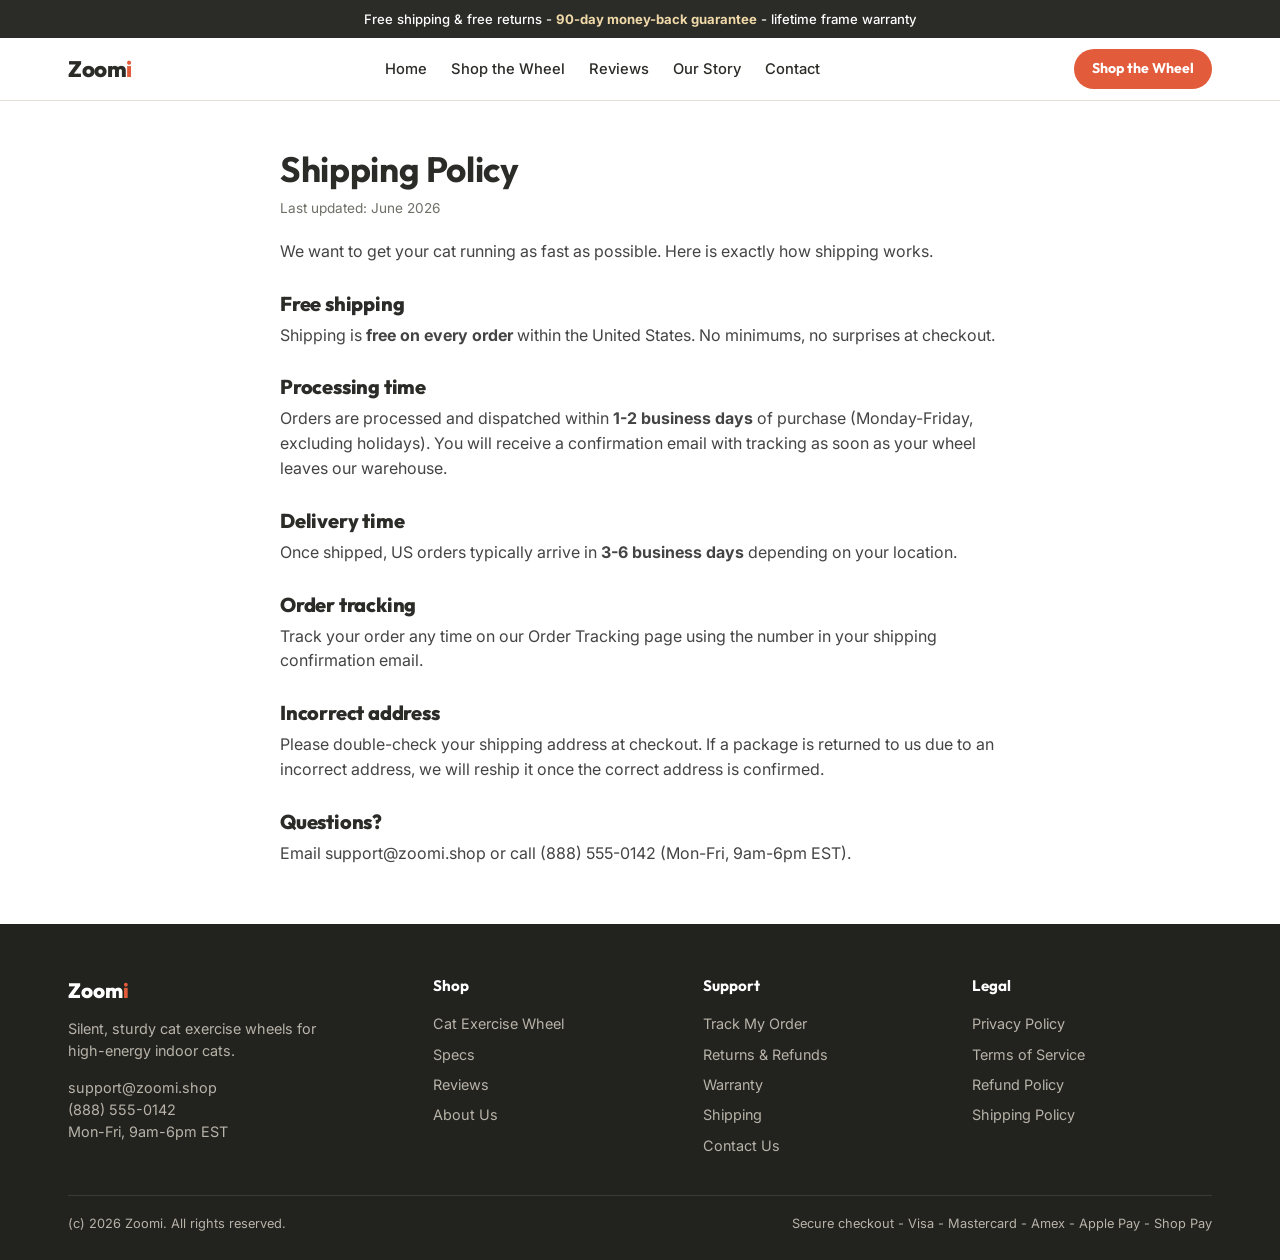
<file: shipping.html>
<!DOCTYPE html><html lang="en"><head><meta charset="UTF-8">
<meta name="viewport" content="width=device-width, initial-scale=1.0">
<title>Shipping Policy | ZOOMI</title><meta name="description" content="How and when your Zoomi wheel ships.">
<link rel="preconnect" href="https://fonts.googleapis.com">
<link href="https://fonts.googleapis.com/css2?family=Outfit:wght@500;600;700;800&family=Inter:wght@400;500;600&display=swap" rel="stylesheet">
<style>
:root{
  --sage:#E25C3B; --sage-d:#c84a2c; --cream:#F6F3EC; --char:#2B2B28; --terra:#E25C3B; --terra-d:#c84a2c;
  --muted:#6f6f68; --line:#e5e0d6; --green:#3f7d4f; --gold:#E0A92E; --white:#fff;
}
*{margin:0;padding:0;box-sizing:border-box}
html,body{width:100%;max-width:100%}
html{overflow-x:clip}                                  /* clip (not hidden) — doesn't break position:sticky on iOS */
html{scroll-behavior:smooth}
body{font-family:'Inter',system-ui,sans-serif;color:var(--char);background:#fff;line-height:1.55;-webkit-font-smoothing:antialiased}
h1,h2,h3{font-family:'Outfit',sans-serif;line-height:1.15;letter-spacing:-.01em}
img{max-width:100%;height:auto;display:block}
a{color:inherit;text-decoration:none}
.wrap{max-width:1200px;margin:0 auto;padding:0 28px;width:100%}
.btn{display:inline-block;background:var(--terra);color:#fff;font-family:'Outfit';font-weight:700;font-size:1.05rem;padding:16px 34px;border-radius:999px;border:none;cursor:pointer;transition:.15s;text-align:center}
.btn:hover{background:var(--terra-d);transform:translateY(-1px)}
.btn-lg{width:100%;font-size:1.15rem;padding:18px}
.btn-ghost{background:#fff;color:var(--char);border:1.5px solid var(--char)}
.stars{color:var(--gold);letter-spacing:1px}
.muted{color:var(--muted)}
section{padding:56px 0}
h2{font-size:2rem;font-weight:800;margin-bottom:10px}
.center{text-align:center}
.eyebrow{font-family:'Outfit';font-weight:700;letter-spacing:.12em;text-transform:uppercase;font-size:.78rem;color:var(--sage-d)}
.tw{overflow-x:auto;-webkit-overflow-scrolling:touch}  /* scroll wide tables inside, not the page */
/* CRITICAL: grid/flex children default to min-width:auto and refuse to shrink below content,
   forcing columns wider than the viewport (= content clipped / "cut in half"). Force them to shrink. */
.hero-grid,.buybox,.featured,.split,.bgrid,.rgrid,.ggrid,.fgrid{min-width:0}
.hero-grid>*,.buybox>*,.featured>*,.split>*,.gallery,.gallery>*,.bgrid>*,.rgrid>*{min-width:0;max-width:100%}
.thumbs{min-width:0;max-width:100%}

.anno{background:var(--char);color:#fff;text-align:center;font-size:.82rem;padding:9px 14px;font-weight:500}
.anno b{color:#f0d9a8}

header{position:sticky;top:0;z-index:50;background:rgba(255,255,255,.96);backdrop-filter:blur(8px);border-bottom:1px solid var(--line)}
.nav{display:flex;align-items:center;justify-content:space-between;height:62px}
.logo{font-family:'Outfit';font-weight:800;font-size:1.4rem;color:var(--char);letter-spacing:-.02em}
.logo span{color:var(--sage)}
.nav-links{display:flex;gap:24px;font-weight:500;font-size:.92rem}
.nav-links a:hover{color:var(--sage-d)}
.nav-cta{background:var(--sage);color:#fff;padding:9px 18px;border-radius:999px;font-family:'Outfit';font-weight:700;font-size:.88rem;white-space:nowrap}
@media(max-width:820px){.nav-links{display:none}}

.hero{background:linear-gradient(180deg,var(--cream),#fff)}
.hero-grid{display:grid;grid-template-columns:1.05fr 1fr;gap:46px;align-items:center;padding:54px 0}
.hero h1{font-size:3rem;font-weight:800;margin-bottom:16px}
.hero p.sub{font-size:1.15rem;color:#444;margin-bottom:22px;max-width:520px}
.hero .rating{display:flex;align-items:center;gap:10px;margin:18px 0 24px;font-weight:600;font-size:.95rem;flex-wrap:wrap}
.hero img{border-radius:18px;box-shadow:0 24px 60px rgba(43,43,40,.16)}
.trust-pills{display:flex;flex-wrap:wrap;gap:10px;margin-top:18px}
.pill{background:#fff;border:1px solid var(--line);border-radius:999px;padding:8px 14px;font-size:.82rem;font-weight:600;display:flex;align-items:center;gap:6px}
.pill .c{color:var(--green);font-weight:800}

.proofbar{background:var(--char);color:#cfcabd;text-align:center;padding:18px 0;font-size:.85rem}
.proofbar .nums{display:flex;justify-content:center;gap:36px;flex-wrap:wrap;margin-top:8px}
.proofbar b{color:#fff;font-family:'Outfit';font-size:1.5rem;display:block}

/* featured product (home) */
.featured{display:grid;grid-template-columns:1fr 1fr;gap:44px;align-items:center}
.featured img{border-radius:16px}
.featured .price{font-family:'Outfit';font-weight:800;font-size:2rem;margin:8px 0}
.featured .price .was{color:var(--muted);text-decoration:line-through;font-size:1.2rem;font-weight:500;margin-left:8px}

/* buy box (product) */
.buybox{display:grid;grid-template-columns:1fr 1fr;gap:46px;align-items:start}
.gallery .main{border-radius:16px;border:1px solid var(--line);overflow:hidden}
.thumbs{display:flex;gap:10px;margin-top:12px;overflow-x:auto;padding-bottom:4px}
.thumbs img{width:72px;height:72px;flex:0 0 auto;object-fit:cover;border-radius:10px;border:1px solid var(--line);cursor:pointer}
.price{display:flex;align-items:baseline;gap:12px;margin:6px 0 4px;flex-wrap:wrap}
.price .now{font-family:'Outfit';font-weight:800;font-size:2.4rem}
.price .was{color:var(--muted);text-decoration:line-through;font-size:1.3rem}
.price .save{background:#eaf2ea;color:var(--green);font-weight:700;border-radius:8px;padding:3px 10px;font-size:.85rem}
.offer-list{list-style:none;margin:18px 0;border:1px solid var(--line);border-radius:14px;overflow:hidden;background:#fff}
.offer-list li{padding:13px 16px;display:flex;gap:12px;align-items:flex-start;font-weight:500;font-size:.95rem;border-bottom:1px solid var(--line)}
.offer-list li:last-child{border-bottom:none}
.offer-list li .ck{flex:0 0 22px;width:22px;height:22px;border-radius:50%;background:var(--green);color:#fff;display:flex;align-items:center;justify-content:center;font-size:.72rem;font-weight:800;margin-top:1px}
/* swipeable product carousel */
.carousel{position:relative}
.carousel .track{display:flex;overflow-x:auto;scroll-snap-type:x mandatory;border-radius:16px;border:1px solid var(--line);scrollbar-width:none}
.carousel .track::-webkit-scrollbar{display:none}
.carousel .track img{flex:0 0 100%;scroll-snap-align:center;width:100%;aspect-ratio:1/1;object-fit:cover;display:block}
.carousel .arrow{position:absolute;top:50%;transform:translateY(-50%);background:rgba(255,255,255,.92);border:1px solid var(--line);width:42px;height:42px;border-radius:50%;cursor:pointer;display:flex;align-items:center;justify-content:center;font-size:1.3rem;color:var(--char);z-index:2;box-shadow:0 2px 8px rgba(0,0,0,.08)}
.carousel .arrow:hover{background:#fff}
.carousel .arrow.prev{left:10px}.carousel .arrow.next{right:10px}
.dots{display:flex;gap:8px;justify-content:center;margin-top:12px}
.dots span{width:8px;height:8px;border-radius:50%;background:var(--line);cursor:pointer;transition:.15s}
.dots span.on{background:var(--terra);width:22px;border-radius:6px}
.thumbs img.on{border-color:var(--terra)}
.sizes{display:flex;gap:10px;margin:16px 0;flex-wrap:wrap}
.size{flex:1 1 90px;border:1.5px solid var(--line);border-radius:12px;padding:12px;text-align:center;cursor:pointer;font-weight:600;font-size:.9rem;transition:.12s}
.size small{display:block;color:var(--muted);font-weight:500;font-size:.78rem}
.size.sel,.size:hover{border-color:var(--terra);background:#fdf3ee}
.pay{display:flex;gap:8px;align-items:center;justify-content:center;margin-top:12px;color:var(--muted);font-size:.8rem;flex-wrap:wrap;text-align:center}
.fin{text-align:center;font-size:.85rem;color:var(--muted);margin-top:8px}

.benefits{background:var(--cream)}
.bgrid{display:grid;grid-template-columns:repeat(3,1fr);gap:22px;margin-top:30px}
.bcard{background:#fff;border:1px solid var(--line);border-radius:16px;padding:26px}
.bcard .ic{width:46px;height:46px;border-radius:12px;background:#eef1ea;display:flex;align-items:center;justify-content:center;font-size:1.4rem;margin-bottom:14px}
.bcard h3{font-size:1.12rem;font-weight:700;margin-bottom:6px}
.bcard p{color:var(--muted);font-size:.93rem}

.split{display:grid;grid-template-columns:1fr 1fr;gap:40px;align-items:center}
.split.rev{direction:rtl}.split.rev>*{direction:ltr}
.split img{border-radius:16px}
.split h2{font-size:1.7rem}
.split p{color:#444;margin-top:10px}

.cmp{width:100%;border-collapse:collapse;background:#fff;border-radius:14px;overflow:hidden;border:1px solid var(--line);min-width:560px}
.cmp th,.cmp td{padding:15px;text-align:center;border-bottom:1px solid var(--line);font-size:.92rem}
.cmp th{background:var(--char);color:#fff;font-family:'Outfit'}
.cmp th.us{background:var(--sage)}
.cmp td:first-child,.cmp th:first-child{text-align:left;font-weight:600;position:sticky;left:0;background:inherit}
.cmp .y{color:var(--green);font-weight:800}.cmp .n{color:#c0392b;font-weight:700}
.cmp .uscol{background:#f6f8f4;font-weight:700}

.reviews{background:var(--cream)}
.rgrid{display:grid;grid-template-columns:repeat(3,1fr);gap:22px;margin-top:28px}
.rcard{background:#fff;border:1px solid var(--line);border-radius:16px;padding:22px}
.rcard img{border-radius:10px;margin-bottom:12px;height:170px;width:100%;object-fit:cover}
.rcard .nm{font-weight:700;margin-top:10px;font-size:.92rem}
.rcard .vf{color:var(--green);font-size:.78rem;font-weight:600}
.rcard p{font-size:.92rem;color:#444;margin-top:4px}
.rcard .rtop{display:flex;justify-content:space-between;align-items:baseline;gap:8px}
.rcard .rdate{color:var(--muted);font-size:.76rem;white-space:nowrap}
.rcard .rtitle{font-family:'Outfit';font-weight:700;font-size:1rem;margin:6px 0 2px}
.rsum{display:flex;gap:30px;align-items:center;justify-content:center;flex-wrap:wrap;background:#fff;border:1px solid var(--line);border-radius:16px;padding:24px 28px;margin:24px auto 30px;max-width:640px}
.rscore{text-align:center}
.rscore .big{font-family:'Outfit';font-weight:800;font-size:3.2rem;line-height:1}
.rbars{flex:1;min-width:230px}
.rbar{display:flex;align-items:center;gap:10px;font-size:.82rem;margin:4px 0}
.rbar .lab{width:26px;color:var(--muted)}
.rbar .track2{flex:1;height:8px;background:var(--line);border-radius:99px;overflow:hidden}
.rbar .fill{height:100%;background:var(--gold)}
.rbar .pct{width:36px;text-align:right;color:var(--muted)}

.guar{background:var(--char);color:#fff;text-align:center}
.guar h2{color:#fff}
.ggrid{display:grid;grid-template-columns:repeat(4,1fr);gap:20px;margin-top:30px}
.gc{padding:16px}
.gc .big{font-family:'Outfit';font-weight:800;font-size:1.9rem;color:#f0d9a8}
.gc p{color:#cfcabd;font-size:.9rem;margin-top:4px}

.faq details{border:1px solid var(--line);border-radius:12px;margin-bottom:12px;padding:0 18px;background:#fff}
.faq summary{font-family:'Outfit';font-weight:600;padding:16px 0;cursor:pointer;list-style:none;display:flex;justify-content:space-between;gap:12px}
.faq summary::-webkit-details-marker{display:none}
.faq summary::after{content:"+";color:var(--terra);font-weight:800}
.faq details[open] summary::after{content:"–"}
.faq details p{padding-bottom:16px;color:#444}

.sgtable{width:100%;border-collapse:collapse;border:1px solid var(--line);border-radius:12px;overflow:hidden;background:#fff;min-width:520px}
.sgtable th,.sgtable td{padding:13px;border-bottom:1px solid var(--line);font-size:.9rem;text-align:left}
.sgtable th{background:var(--cream);font-family:'Outfit'}

.finalcta{background:var(--sage);color:#fff;text-align:center}
.finalcta h2{color:#fff;font-size:2rem}
.finalcta .btn{background:#fff;color:var(--terra-d);margin-top:18px}

/* generic content page (policies/about) */
.page{max-width:760px;margin:0 auto;padding:48px 20px}
.page h1{font-size:2.2rem;margin-bottom:8px}
.page h2{font-size:1.25rem;margin:28px 0 8px}
.page p,.page li{color:#444;margin-bottom:10px}
.page ul{padding-left:20px}
.page .updated{color:var(--muted);font-size:.85rem;margin-bottom:20px}

footer{background:#22221f;color:#b8b3a8;padding:50px 0 26px;font-size:.9rem}
.fgrid{display:grid;grid-template-columns:1.4fr 1fr 1fr 1fr;gap:30px}
footer h4{color:#fff;font-family:'Outfit';font-size:.95rem;margin-bottom:12px}
footer a{display:block;padding:4px 0;color:#b8b3a8}
footer a:hover{color:#fff}
.fbot{border-top:1px solid #3a3a35;margin-top:34px;padding-top:18px;display:flex;justify-content:space-between;flex-wrap:wrap;gap:10px;font-size:.8rem}
.flogo{font-family:'Outfit';font-weight:800;font-size:1.3rem;color:#fff}
.flogo span{color:var(--sage)}

.sticky{position:fixed;bottom:0;left:0;right:0;background:#fff;border-top:1px solid var(--line);padding:10px 16px;display:none;z-index:60;align-items:center;justify-content:space-between;gap:12px}
.sticky .p{font-family:'Outfit';font-weight:800}

/* ---------- MOBILE ---------- */
@media(max-width:820px){
  section{padding:40px 0}
  h2{font-size:1.6rem}
  .hero-grid{grid-template-columns:1fr;gap:24px;padding:32px 0}
  .hero h1{font-size:2.05rem}
  .hero p.sub{font-size:1.02rem}
  .proofbar .nums{gap:22px}
  .featured{grid-template-columns:1fr;gap:22px}
  .buybox{grid-template-columns:1fr;gap:22px}
  .price .now{font-size:2rem}
  .bgrid{grid-template-columns:1fr}
  .split,.split.rev{grid-template-columns:1fr;gap:18px}
  .rgrid{grid-template-columns:1fr}
  .ggrid{grid-template-columns:1fr 1fr}
  .fgrid{grid-template-columns:1fr 1fr}
  .sticky{display:flex}
  body{padding-bottom:72px}  /* room for sticky bar */
  /* tables FIT the screen on mobile instead of scrolling/clipping */
  .tw{overflow-x:visible}
  .cmp,.sgtable{min-width:0;width:100%}
  .cmp th,.cmp td{padding:9px 6px;font-size:.74rem}
  .cmp td:first-child,.cmp th:first-child{position:static;font-size:.76rem}
  .sgtable th,.sgtable td{padding:9px 8px;font-size:.78rem}
}
@media(max-width:420px){
  .wrap{padding:0 16px}
  .hero h1{font-size:1.8rem}
  .ggrid{grid-template-columns:1fr 1fr}
  .fgrid{grid-template-columns:1fr}
}

</style><!-- Google tag (gtag.js) -->
<script async src="https://www.googletagmanager.com/gtag/js?id=AW-18185356647"></script>
<script>
  window.dataLayer = window.dataLayer || [];
  function gtag(){dataLayer.push(arguments);}
  gtag('js', new Date());

  gtag('config', 'AW-18185356647');
</script>
</head><body>
<div class="anno">Free shipping &amp; free returns - <b>90-day money-back guarantee</b> - lifetime frame warranty</div>
<header><div class="wrap nav">
<a href="index.html" class="logo">Zoom<span>i</span></a>
<nav class="nav-links"><a href="index.html">Home</a><a href="product.html">Shop the Wheel</a><a href="product.html#reviews">Reviews</a><a href="about.html">Our Story</a><a href="contact.html">Contact</a></nav>
<a href="product.html" class="nav-cta">Shop the Wheel</a></div></header>
<main class="page">
<h1>Shipping Policy</h1><div class="updated">Last updated: June 2026</div>
<p>We want to get your cat running as fast as possible. Here is exactly how shipping works.</p>
<h2>Free shipping</h2><p>Shipping is <b>free on every order</b> within the United States. No minimums, no surprises at checkout.</p>
<h2>Processing time</h2><p>Orders are processed and dispatched within <b>1-2 business days</b> of purchase (Monday-Friday, excluding holidays). You will receive a confirmation email with tracking as soon as your wheel leaves our warehouse.</p>
<h2>Delivery time</h2><p>Once shipped, US orders typically arrive in <b>3-6 business days</b> depending on your location.</p>
<h2>Order tracking</h2><p>Track your order any time on our <a href="order-tracking.html">Order Tracking</a> page using the number in your shipping confirmation email.</p>
<h2>Incorrect address</h2><p>Please double-check your shipping address at checkout. If a package is returned to us due to an incorrect address, we will reship it once the correct address is confirmed.</p>
<h2>Questions?</h2><p>Email <a href="mailto:support@zoomi.shop">support@zoomi.shop</a> or call (888) 555-0142 (Mon-Fri, 9am-6pm EST).</p></main>
<footer><div class="wrap"><div class="fgrid">
<div><div class="flogo">Zoom<span>i</span></div>
<p style="margin-top:12px;max-width:280px">Silent, sturdy cat exercise wheels for high-energy indoor cats.</p>
<p style="margin-top:14px">support@zoomi.shop<br>(888) 555-0142<br>Mon-Fri, 9am-6pm EST</p></div>
<div><h4>Shop</h4><a href="product.html">Cat Exercise Wheel</a><a href="product.html#specs">Specs</a><a href="product.html#reviews">Reviews</a><a href="about.html">About Us</a></div>
<div><h4>Support</h4><a href="order-tracking.html">Track My Order</a><a href="returns.html">Returns &amp; Refunds</a><a href="warranty.html">Warranty</a><a href="shipping.html">Shipping</a><a href="contact.html">Contact Us</a></div>
<div><h4>Legal</h4><a href="privacy.html">Privacy Policy</a><a href="terms.html">Terms of Service</a><a href="returns.html">Refund Policy</a><a href="shipping.html">Shipping Policy</a></div>
</div><div class="fbot"><div>(c) 2026 Zoomi. All rights reserved.</div><div>Secure checkout - Visa - Mastercard - Amex - Apple Pay - Shop Pay</div></div></div></footer>
</body></html>
</file>
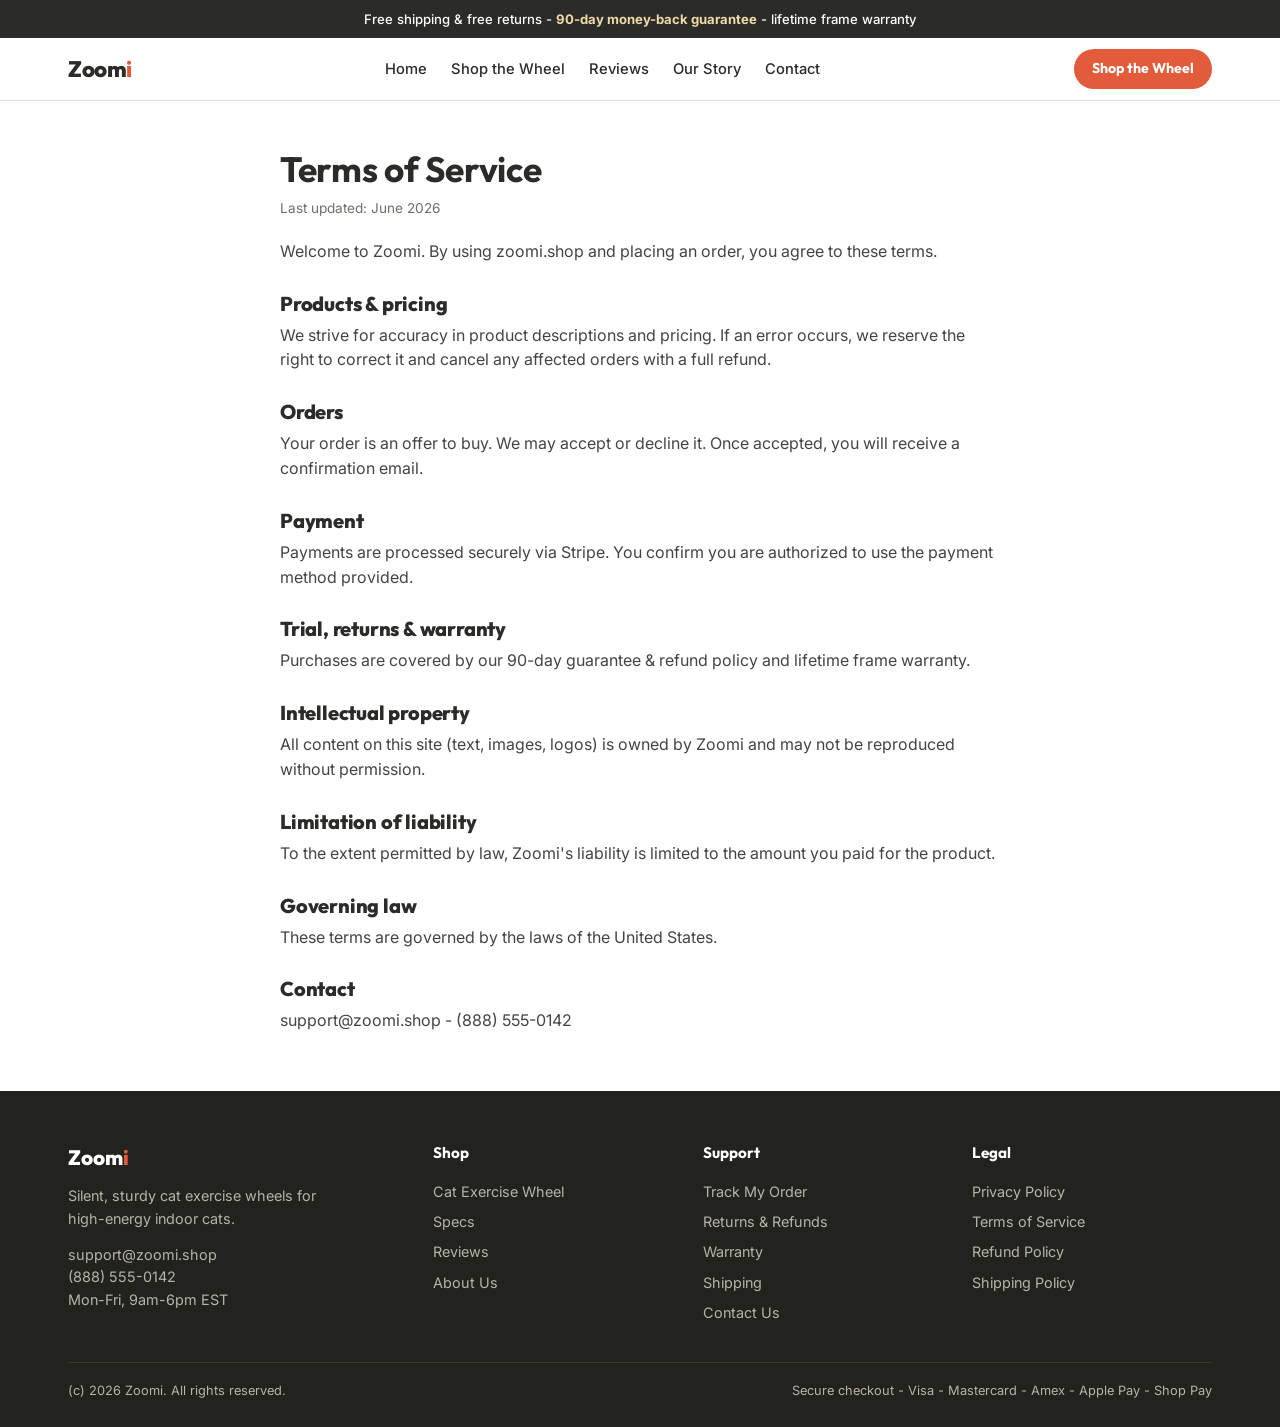
<file: terms.html>
<!DOCTYPE html><html lang="en"><head><meta charset="UTF-8">
<meta name="viewport" content="width=device-width, initial-scale=1.0">
<title>Terms of Service | ZOOMI</title><meta name="description" content="The terms governing use of the Zoomi store.">
<link rel="preconnect" href="https://fonts.googleapis.com">
<link href="https://fonts.googleapis.com/css2?family=Outfit:wght@500;600;700;800&family=Inter:wght@400;500;600&display=swap" rel="stylesheet">
<style>
:root{
  --sage:#E25C3B; --sage-d:#c84a2c; --cream:#F6F3EC; --char:#2B2B28; --terra:#E25C3B; --terra-d:#c84a2c;
  --muted:#6f6f68; --line:#e5e0d6; --green:#3f7d4f; --gold:#E0A92E; --white:#fff;
}
*{margin:0;padding:0;box-sizing:border-box}
html,body{width:100%;max-width:100%}
html{overflow-x:clip}                                  /* clip (not hidden) — doesn't break position:sticky on iOS */
html{scroll-behavior:smooth}
body{font-family:'Inter',system-ui,sans-serif;color:var(--char);background:#fff;line-height:1.55;-webkit-font-smoothing:antialiased}
h1,h2,h3{font-family:'Outfit',sans-serif;line-height:1.15;letter-spacing:-.01em}
img{max-width:100%;height:auto;display:block}
a{color:inherit;text-decoration:none}
.wrap{max-width:1200px;margin:0 auto;padding:0 28px;width:100%}
.btn{display:inline-block;background:var(--terra);color:#fff;font-family:'Outfit';font-weight:700;font-size:1.05rem;padding:16px 34px;border-radius:999px;border:none;cursor:pointer;transition:.15s;text-align:center}
.btn:hover{background:var(--terra-d);transform:translateY(-1px)}
.btn-lg{width:100%;font-size:1.15rem;padding:18px}
.btn-ghost{background:#fff;color:var(--char);border:1.5px solid var(--char)}
.stars{color:var(--gold);letter-spacing:1px}
.muted{color:var(--muted)}
section{padding:56px 0}
h2{font-size:2rem;font-weight:800;margin-bottom:10px}
.center{text-align:center}
.eyebrow{font-family:'Outfit';font-weight:700;letter-spacing:.12em;text-transform:uppercase;font-size:.78rem;color:var(--sage-d)}
.tw{overflow-x:auto;-webkit-overflow-scrolling:touch}  /* scroll wide tables inside, not the page */
/* CRITICAL: grid/flex children default to min-width:auto and refuse to shrink below content,
   forcing columns wider than the viewport (= content clipped / "cut in half"). Force them to shrink. */
.hero-grid,.buybox,.featured,.split,.bgrid,.rgrid,.ggrid,.fgrid{min-width:0}
.hero-grid>*,.buybox>*,.featured>*,.split>*,.gallery,.gallery>*,.bgrid>*,.rgrid>*{min-width:0;max-width:100%}
.thumbs{min-width:0;max-width:100%}

.anno{background:var(--char);color:#fff;text-align:center;font-size:.82rem;padding:9px 14px;font-weight:500}
.anno b{color:#f0d9a8}

header{position:sticky;top:0;z-index:50;background:rgba(255,255,255,.96);backdrop-filter:blur(8px);border-bottom:1px solid var(--line)}
.nav{display:flex;align-items:center;justify-content:space-between;height:62px}
.logo{font-family:'Outfit';font-weight:800;font-size:1.4rem;color:var(--char);letter-spacing:-.02em}
.logo span{color:var(--sage)}
.nav-links{display:flex;gap:24px;font-weight:500;font-size:.92rem}
.nav-links a:hover{color:var(--sage-d)}
.nav-cta{background:var(--sage);color:#fff;padding:9px 18px;border-radius:999px;font-family:'Outfit';font-weight:700;font-size:.88rem;white-space:nowrap}
@media(max-width:820px){.nav-links{display:none}}

.hero{background:linear-gradient(180deg,var(--cream),#fff)}
.hero-grid{display:grid;grid-template-columns:1.05fr 1fr;gap:46px;align-items:center;padding:54px 0}
.hero h1{font-size:3rem;font-weight:800;margin-bottom:16px}
.hero p.sub{font-size:1.15rem;color:#444;margin-bottom:22px;max-width:520px}
.hero .rating{display:flex;align-items:center;gap:10px;margin:18px 0 24px;font-weight:600;font-size:.95rem;flex-wrap:wrap}
.hero img{border-radius:18px;box-shadow:0 24px 60px rgba(43,43,40,.16)}
.trust-pills{display:flex;flex-wrap:wrap;gap:10px;margin-top:18px}
.pill{background:#fff;border:1px solid var(--line);border-radius:999px;padding:8px 14px;font-size:.82rem;font-weight:600;display:flex;align-items:center;gap:6px}
.pill .c{color:var(--green);font-weight:800}

.proofbar{background:var(--char);color:#cfcabd;text-align:center;padding:18px 0;font-size:.85rem}
.proofbar .nums{display:flex;justify-content:center;gap:36px;flex-wrap:wrap;margin-top:8px}
.proofbar b{color:#fff;font-family:'Outfit';font-size:1.5rem;display:block}

/* featured product (home) */
.featured{display:grid;grid-template-columns:1fr 1fr;gap:44px;align-items:center}
.featured img{border-radius:16px}
.featured .price{font-family:'Outfit';font-weight:800;font-size:2rem;margin:8px 0}
.featured .price .was{color:var(--muted);text-decoration:line-through;font-size:1.2rem;font-weight:500;margin-left:8px}

/* buy box (product) */
.buybox{display:grid;grid-template-columns:1fr 1fr;gap:46px;align-items:start}
.gallery .main{border-radius:16px;border:1px solid var(--line);overflow:hidden}
.thumbs{display:flex;gap:10px;margin-top:12px;overflow-x:auto;padding-bottom:4px}
.thumbs img{width:72px;height:72px;flex:0 0 auto;object-fit:cover;border-radius:10px;border:1px solid var(--line);cursor:pointer}
.price{display:flex;align-items:baseline;gap:12px;margin:6px 0 4px;flex-wrap:wrap}
.price .now{font-family:'Outfit';font-weight:800;font-size:2.4rem}
.price .was{color:var(--muted);text-decoration:line-through;font-size:1.3rem}
.price .save{background:#eaf2ea;color:var(--green);font-weight:700;border-radius:8px;padding:3px 10px;font-size:.85rem}
.offer-list{list-style:none;margin:18px 0;border:1px solid var(--line);border-radius:14px;overflow:hidden;background:#fff}
.offer-list li{padding:13px 16px;display:flex;gap:12px;align-items:flex-start;font-weight:500;font-size:.95rem;border-bottom:1px solid var(--line)}
.offer-list li:last-child{border-bottom:none}
.offer-list li .ck{flex:0 0 22px;width:22px;height:22px;border-radius:50%;background:var(--green);color:#fff;display:flex;align-items:center;justify-content:center;font-size:.72rem;font-weight:800;margin-top:1px}
/* swipeable product carousel */
.carousel{position:relative}
.carousel .track{display:flex;overflow-x:auto;scroll-snap-type:x mandatory;border-radius:16px;border:1px solid var(--line);scrollbar-width:none}
.carousel .track::-webkit-scrollbar{display:none}
.carousel .track img{flex:0 0 100%;scroll-snap-align:center;width:100%;aspect-ratio:1/1;object-fit:cover;display:block}
.carousel .arrow{position:absolute;top:50%;transform:translateY(-50%);background:rgba(255,255,255,.92);border:1px solid var(--line);width:42px;height:42px;border-radius:50%;cursor:pointer;display:flex;align-items:center;justify-content:center;font-size:1.3rem;color:var(--char);z-index:2;box-shadow:0 2px 8px rgba(0,0,0,.08)}
.carousel .arrow:hover{background:#fff}
.carousel .arrow.prev{left:10px}.carousel .arrow.next{right:10px}
.dots{display:flex;gap:8px;justify-content:center;margin-top:12px}
.dots span{width:8px;height:8px;border-radius:50%;background:var(--line);cursor:pointer;transition:.15s}
.dots span.on{background:var(--terra);width:22px;border-radius:6px}
.thumbs img.on{border-color:var(--terra)}
.sizes{display:flex;gap:10px;margin:16px 0;flex-wrap:wrap}
.size{flex:1 1 90px;border:1.5px solid var(--line);border-radius:12px;padding:12px;text-align:center;cursor:pointer;font-weight:600;font-size:.9rem;transition:.12s}
.size small{display:block;color:var(--muted);font-weight:500;font-size:.78rem}
.size.sel,.size:hover{border-color:var(--terra);background:#fdf3ee}
.pay{display:flex;gap:8px;align-items:center;justify-content:center;margin-top:12px;color:var(--muted);font-size:.8rem;flex-wrap:wrap;text-align:center}
.fin{text-align:center;font-size:.85rem;color:var(--muted);margin-top:8px}

.benefits{background:var(--cream)}
.bgrid{display:grid;grid-template-columns:repeat(3,1fr);gap:22px;margin-top:30px}
.bcard{background:#fff;border:1px solid var(--line);border-radius:16px;padding:26px}
.bcard .ic{width:46px;height:46px;border-radius:12px;background:#eef1ea;display:flex;align-items:center;justify-content:center;font-size:1.4rem;margin-bottom:14px}
.bcard h3{font-size:1.12rem;font-weight:700;margin-bottom:6px}
.bcard p{color:var(--muted);font-size:.93rem}

.split{display:grid;grid-template-columns:1fr 1fr;gap:40px;align-items:center}
.split.rev{direction:rtl}.split.rev>*{direction:ltr}
.split img{border-radius:16px}
.split h2{font-size:1.7rem}
.split p{color:#444;margin-top:10px}

.cmp{width:100%;border-collapse:collapse;background:#fff;border-radius:14px;overflow:hidden;border:1px solid var(--line);min-width:560px}
.cmp th,.cmp td{padding:15px;text-align:center;border-bottom:1px solid var(--line);font-size:.92rem}
.cmp th{background:var(--char);color:#fff;font-family:'Outfit'}
.cmp th.us{background:var(--sage)}
.cmp td:first-child,.cmp th:first-child{text-align:left;font-weight:600;position:sticky;left:0;background:inherit}
.cmp .y{color:var(--green);font-weight:800}.cmp .n{color:#c0392b;font-weight:700}
.cmp .uscol{background:#f6f8f4;font-weight:700}

.reviews{background:var(--cream)}
.rgrid{display:grid;grid-template-columns:repeat(3,1fr);gap:22px;margin-top:28px}
.rcard{background:#fff;border:1px solid var(--line);border-radius:16px;padding:22px}
.rcard img{border-radius:10px;margin-bottom:12px;height:170px;width:100%;object-fit:cover}
.rcard .nm{font-weight:700;margin-top:10px;font-size:.92rem}
.rcard .vf{color:var(--green);font-size:.78rem;font-weight:600}
.rcard p{font-size:.92rem;color:#444;margin-top:4px}
.rcard .rtop{display:flex;justify-content:space-between;align-items:baseline;gap:8px}
.rcard .rdate{color:var(--muted);font-size:.76rem;white-space:nowrap}
.rcard .rtitle{font-family:'Outfit';font-weight:700;font-size:1rem;margin:6px 0 2px}
.rsum{display:flex;gap:30px;align-items:center;justify-content:center;flex-wrap:wrap;background:#fff;border:1px solid var(--line);border-radius:16px;padding:24px 28px;margin:24px auto 30px;max-width:640px}
.rscore{text-align:center}
.rscore .big{font-family:'Outfit';font-weight:800;font-size:3.2rem;line-height:1}
.rbars{flex:1;min-width:230px}
.rbar{display:flex;align-items:center;gap:10px;font-size:.82rem;margin:4px 0}
.rbar .lab{width:26px;color:var(--muted)}
.rbar .track2{flex:1;height:8px;background:var(--line);border-radius:99px;overflow:hidden}
.rbar .fill{height:100%;background:var(--gold)}
.rbar .pct{width:36px;text-align:right;color:var(--muted)}

.guar{background:var(--char);color:#fff;text-align:center}
.guar h2{color:#fff}
.ggrid{display:grid;grid-template-columns:repeat(4,1fr);gap:20px;margin-top:30px}
.gc{padding:16px}
.gc .big{font-family:'Outfit';font-weight:800;font-size:1.9rem;color:#f0d9a8}
.gc p{color:#cfcabd;font-size:.9rem;margin-top:4px}

.faq details{border:1px solid var(--line);border-radius:12px;margin-bottom:12px;padding:0 18px;background:#fff}
.faq summary{font-family:'Outfit';font-weight:600;padding:16px 0;cursor:pointer;list-style:none;display:flex;justify-content:space-between;gap:12px}
.faq summary::-webkit-details-marker{display:none}
.faq summary::after{content:"+";color:var(--terra);font-weight:800}
.faq details[open] summary::after{content:"–"}
.faq details p{padding-bottom:16px;color:#444}

.sgtable{width:100%;border-collapse:collapse;border:1px solid var(--line);border-radius:12px;overflow:hidden;background:#fff;min-width:520px}
.sgtable th,.sgtable td{padding:13px;border-bottom:1px solid var(--line);font-size:.9rem;text-align:left}
.sgtable th{background:var(--cream);font-family:'Outfit'}

.finalcta{background:var(--sage);color:#fff;text-align:center}
.finalcta h2{color:#fff;font-size:2rem}
.finalcta .btn{background:#fff;color:var(--terra-d);margin-top:18px}

/* generic content page (policies/about) */
.page{max-width:760px;margin:0 auto;padding:48px 20px}
.page h1{font-size:2.2rem;margin-bottom:8px}
.page h2{font-size:1.25rem;margin:28px 0 8px}
.page p,.page li{color:#444;margin-bottom:10px}
.page ul{padding-left:20px}
.page .updated{color:var(--muted);font-size:.85rem;margin-bottom:20px}

footer{background:#22221f;color:#b8b3a8;padding:50px 0 26px;font-size:.9rem}
.fgrid{display:grid;grid-template-columns:1.4fr 1fr 1fr 1fr;gap:30px}
footer h4{color:#fff;font-family:'Outfit';font-size:.95rem;margin-bottom:12px}
footer a{display:block;padding:4px 0;color:#b8b3a8}
footer a:hover{color:#fff}
.fbot{border-top:1px solid #3a3a35;margin-top:34px;padding-top:18px;display:flex;justify-content:space-between;flex-wrap:wrap;gap:10px;font-size:.8rem}
.flogo{font-family:'Outfit';font-weight:800;font-size:1.3rem;color:#fff}
.flogo span{color:var(--sage)}

.sticky{position:fixed;bottom:0;left:0;right:0;background:#fff;border-top:1px solid var(--line);padding:10px 16px;display:none;z-index:60;align-items:center;justify-content:space-between;gap:12px}
.sticky .p{font-family:'Outfit';font-weight:800}

/* ---------- MOBILE ---------- */
@media(max-width:820px){
  section{padding:40px 0}
  h2{font-size:1.6rem}
  .hero-grid{grid-template-columns:1fr;gap:24px;padding:32px 0}
  .hero h1{font-size:2.05rem}
  .hero p.sub{font-size:1.02rem}
  .proofbar .nums{gap:22px}
  .featured{grid-template-columns:1fr;gap:22px}
  .buybox{grid-template-columns:1fr;gap:22px}
  .price .now{font-size:2rem}
  .bgrid{grid-template-columns:1fr}
  .split,.split.rev{grid-template-columns:1fr;gap:18px}
  .rgrid{grid-template-columns:1fr}
  .ggrid{grid-template-columns:1fr 1fr}
  .fgrid{grid-template-columns:1fr 1fr}
  .sticky{display:flex}
  body{padding-bottom:72px}  /* room for sticky bar */
  /* tables FIT the screen on mobile instead of scrolling/clipping */
  .tw{overflow-x:visible}
  .cmp,.sgtable{min-width:0;width:100%}
  .cmp th,.cmp td{padding:9px 6px;font-size:.74rem}
  .cmp td:first-child,.cmp th:first-child{position:static;font-size:.76rem}
  .sgtable th,.sgtable td{padding:9px 8px;font-size:.78rem}
}
@media(max-width:420px){
  .wrap{padding:0 16px}
  .hero h1{font-size:1.8rem}
  .ggrid{grid-template-columns:1fr 1fr}
  .fgrid{grid-template-columns:1fr}
}

</style><!-- Google tag (gtag.js) -->
<script async src="https://www.googletagmanager.com/gtag/js?id=AW-18185356647"></script>
<script>
  window.dataLayer = window.dataLayer || [];
  function gtag(){dataLayer.push(arguments);}
  gtag('js', new Date());

  gtag('config', 'AW-18185356647');
</script>
</head><body>
<div class="anno">Free shipping &amp; free returns - <b>90-day money-back guarantee</b> - lifetime frame warranty</div>
<header><div class="wrap nav">
<a href="index.html" class="logo">Zoom<span>i</span></a>
<nav class="nav-links"><a href="index.html">Home</a><a href="product.html">Shop the Wheel</a><a href="product.html#reviews">Reviews</a><a href="about.html">Our Story</a><a href="contact.html">Contact</a></nav>
<a href="product.html" class="nav-cta">Shop the Wheel</a></div></header>
<main class="page">
<h1>Terms of Service</h1><div class="updated">Last updated: June 2026</div>
<p>Welcome to Zoomi. By using zoomi.shop and placing an order, you agree to these terms.</p>
<h2>Products &amp; pricing</h2><p>We strive for accuracy in product descriptions and pricing. If an error occurs, we reserve the right to correct it and cancel any affected orders with a full refund.</p>
<h2>Orders</h2><p>Your order is an offer to buy. We may accept or decline it. Once accepted, you will receive a confirmation email.</p>
<h2>Payment</h2><p>Payments are processed securely via Stripe. You confirm you are authorized to use the payment method provided.</p>
<h2>Trial, returns &amp; warranty</h2><p>Purchases are covered by our <a href="returns.html">90-day guarantee &amp; refund policy</a> and <a href="warranty.html">lifetime frame warranty</a>.</p>
<h2>Intellectual property</h2><p>All content on this site (text, images, logos) is owned by Zoomi and may not be reproduced without permission.</p>
<h2>Limitation of liability</h2><p>To the extent permitted by law, Zoomi's liability is limited to the amount you paid for the product.</p>
<h2>Governing law</h2><p>These terms are governed by the laws of the United States.</p>
<h2>Contact</h2><p><a href="mailto:support@zoomi.shop">support@zoomi.shop</a> - (888) 555-0142</p></main>
<footer><div class="wrap"><div class="fgrid">
<div><div class="flogo">Zoom<span>i</span></div>
<p style="margin-top:12px;max-width:280px">Silent, sturdy cat exercise wheels for high-energy indoor cats.</p>
<p style="margin-top:14px">support@zoomi.shop<br>(888) 555-0142<br>Mon-Fri, 9am-6pm EST</p></div>
<div><h4>Shop</h4><a href="product.html">Cat Exercise Wheel</a><a href="product.html#specs">Specs</a><a href="product.html#reviews">Reviews</a><a href="about.html">About Us</a></div>
<div><h4>Support</h4><a href="order-tracking.html">Track My Order</a><a href="returns.html">Returns &amp; Refunds</a><a href="warranty.html">Warranty</a><a href="shipping.html">Shipping</a><a href="contact.html">Contact Us</a></div>
<div><h4>Legal</h4><a href="privacy.html">Privacy Policy</a><a href="terms.html">Terms of Service</a><a href="returns.html">Refund Policy</a><a href="shipping.html">Shipping Policy</a></div>
</div><div class="fbot"><div>(c) 2026 Zoomi. All rights reserved.</div><div>Secure checkout - Visa - Mastercard - Amex - Apple Pay - Shop Pay</div></div></div></footer>
</body></html>
</file>
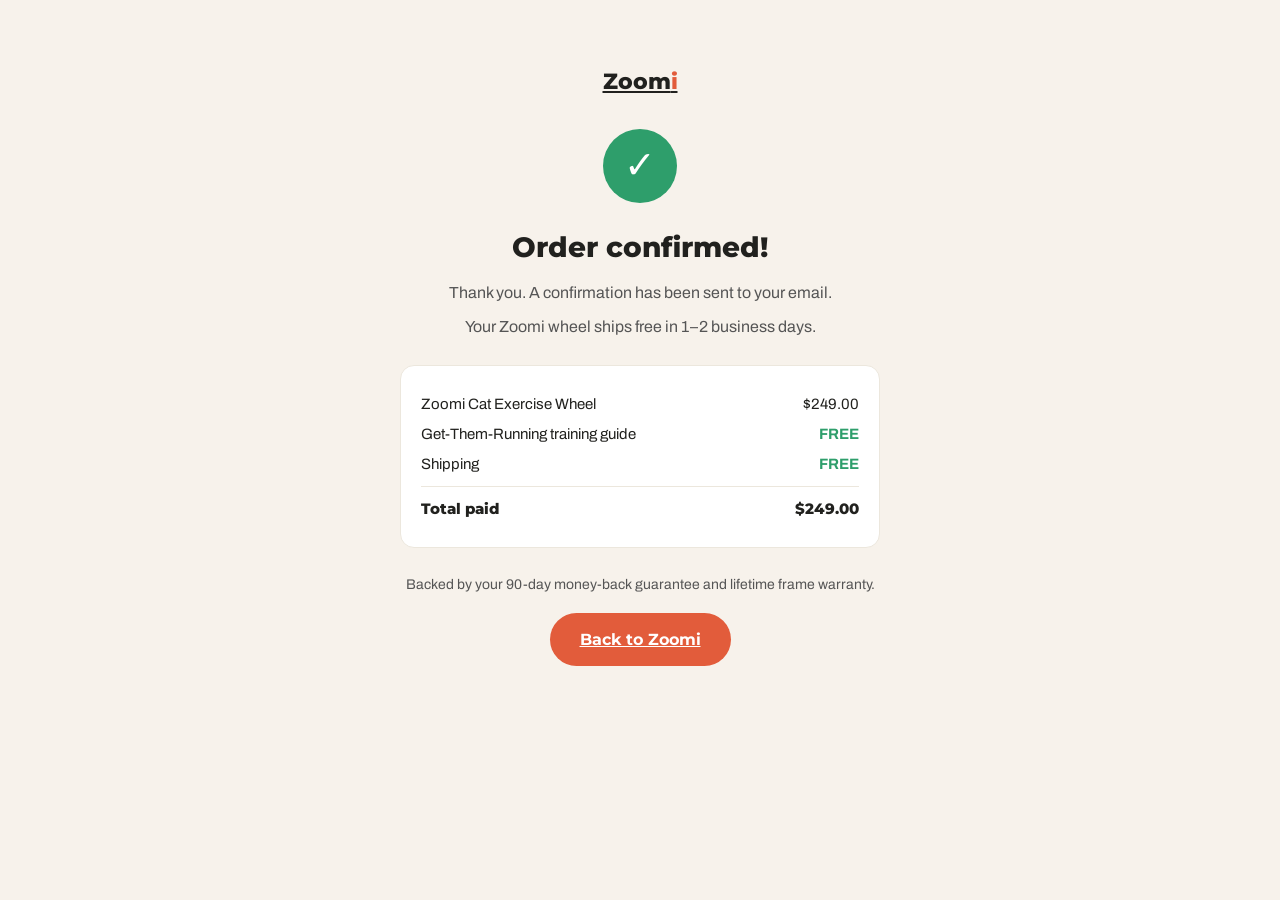
<file: thankyou.html>
<!doctype html>
<html lang="en">
<head>
<meta charset="utf-8">
<meta name="viewport" content="width=device-width,initial-scale=1">
<link rel="icon" href="data:image/svg+xml,%3Csvg%20xmlns='http://www.w3.org/2000/svg'%20viewBox='0%200%2032%2032'%3E%3Crect%20width='32'%20height='32'%20rx='8'%20fill='%23E25C3B'/%3E%3Ctext%20x='16'%20y='23'%20font-family='Arial'%20font-size='19'%20font-weight='bold'%20fill='white'%20text-anchor='middle'%3EZ%3C/text%3E%3C/svg%3E">
<title>Order Confirmed | Zoomi</title>
<link rel="preconnect" href="https://fonts.googleapis.com">
<link rel="preconnect" href="https://fonts.gstatic.com" crossorigin>
<link rel="stylesheet" href="https://fonts.googleapis.com/css2?family=Archivo:wght@400;500;700&family=Montserrat:wght@600;700;800&display=swap">
<style>
:root{--font-heading:"Montserrat",Arial,sans-serif;--font-body:"Archivo",Arial,sans-serif;--c-text:#21211E;--c-bg2:#F7F2EB;--c-accent1:#E25C3B;--c-green:#2E9E6B;--radius-btn:999px}
*,*::before,*::after{box-sizing:border-box;margin:0;padding:0}
body{font-family:var(--font-body);font-size:16px;line-height:1.6;color:var(--c-text);background:var(--c-bg2);-webkit-font-smoothing:antialiased}
.ty-wrap{max-width:520px;margin:0 auto;padding:64px 20px;text-align:center}
.ty-check{width:74px;height:74px;border-radius:50%;background:var(--c-green);color:#fff;font-size:38px;display:flex;align-items:center;justify-content:center;margin:0 auto 22px}
h1{font-family:var(--font-heading);font-weight:800;font-size:28px;margin-bottom:10px}
p{color:#555;margin-bottom:8px}
.ty-card{background:#fff;border:1px solid #ece7dd;border-radius:14px;padding:20px;margin:26px 0;text-align:left}
.ty-card .r{display:flex;justify-content:space-between;margin:6px 0;font-size:15px}
.ty-card .t{font-family:var(--font-heading);font-weight:800;border-top:1px solid #ece7dd;margin-top:10px;padding-top:10px}
.ty-btn{display:inline-block;background:var(--c-accent1);color:#fff;font-family:var(--font-heading);font-weight:700;padding:14px 30px;border-radius:var(--radius-btn);margin-top:8px}
.ty-logo{font-family:var(--font-heading);font-weight:800;font-size:22px;color:var(--c-text);margin-bottom:30px;display:inline-block}
.ty-logo span{color:var(--c-accent1)}
</style>
<!-- Google tag (gtag.js) -->
<script async src="https://www.googletagmanager.com/gtag/js?id=AW-18185356647"></script>
<script>
  window.dataLayer = window.dataLayer || [];
  function gtag(){dataLayer.push(arguments);}
  gtag('js', new Date());
  gtag('config', 'AW-18185356647');
</script>
</head>
<body>
<div class="ty-wrap">
  <a href="index.html" class="ty-logo">Zoom<span>i</span></a>
  <div class="ty-check">✓</div>
  <h1>Order confirmed!</h1>
  <p>Thank you. A confirmation has been sent to your email.</p>
  <p>Your Zoomi wheel ships free in 1–2 business days.</p>
  <div class="ty-card">
    <div class="r"><span>Zoomi Cat Exercise Wheel</span><span>$249.00</span></div>
    <div class="r"><span>Get-Them-Running training guide</span><span style="color:var(--c-green);font-weight:700">FREE</span></div>
    <div class="r"><span>Shipping</span><span style="color:var(--c-green);font-weight:700">FREE</span></div>
    <div class="r t"><span>Total paid</span><span>$249.00</span></div>
  </div>
  <p style="font-size:14px">Backed by your 90-day money-back guarantee and lifetime frame warranty.</p>
  <a href="index.html" class="ty-btn">Back to Zoomi</a>
</div>
<script>
(function(){ try{
  if(sessionStorage.getItem('zoomi_conv')) return;
  var v=parseFloat(new URLSearchParams(location.search).get('value'))||249;
  gtag('event','conversion',{'send_to':'AW-18185356647/Akt_COeI47kcEOeKut9D','value':v,'currency':'USD'});
  sessionStorage.setItem('zoomi_conv','1');
}catch(e){} })();
</script>
</body>
</html>
</file>
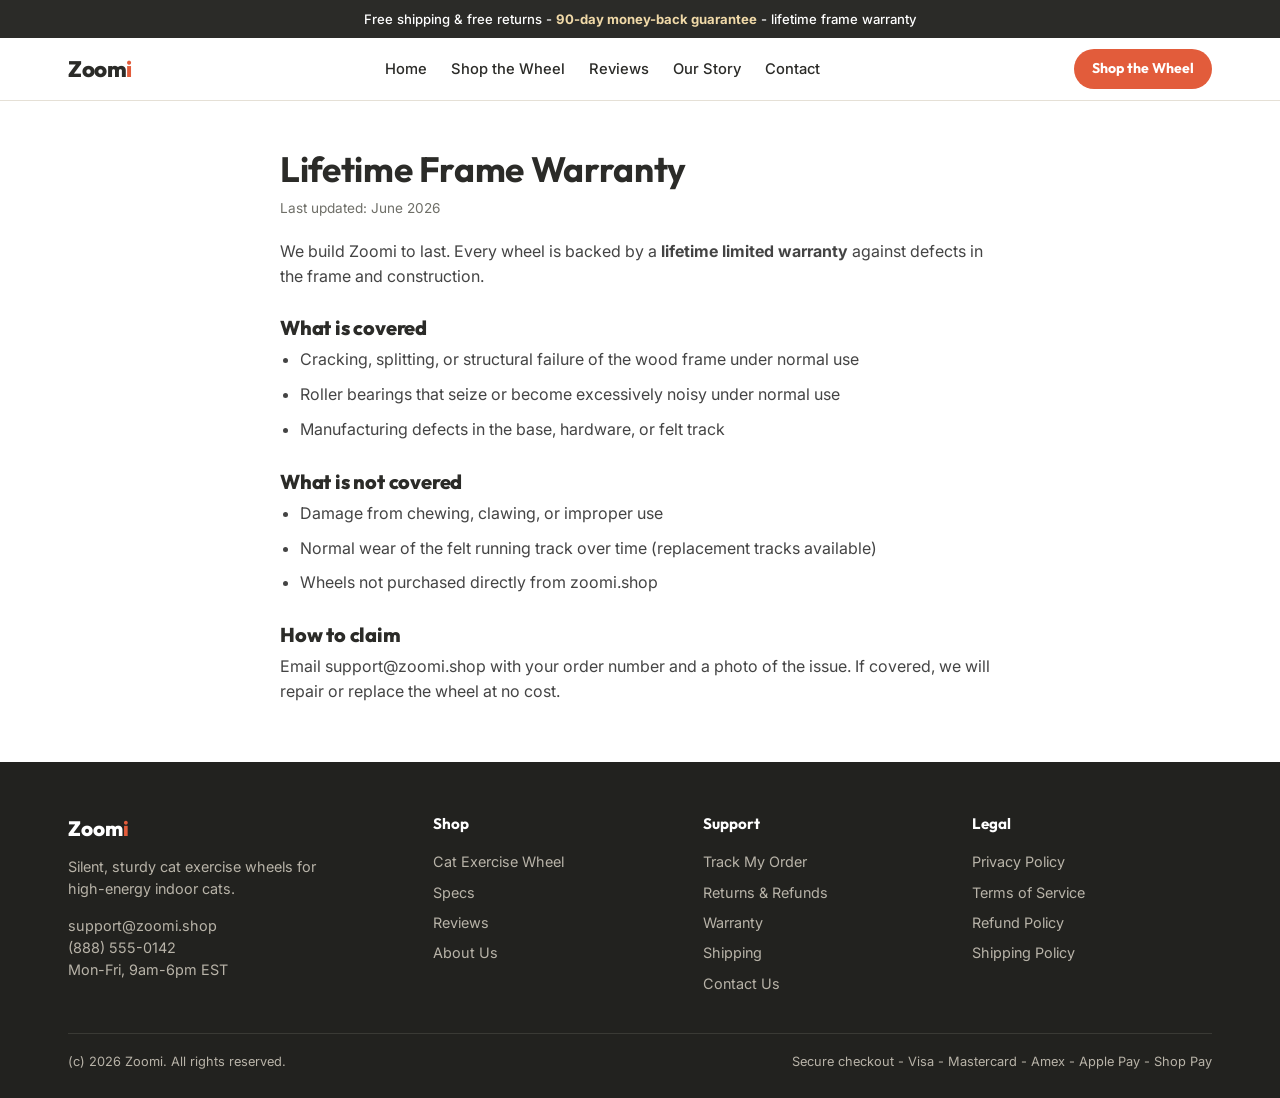
<file: warranty.html>
<!DOCTYPE html><html lang="en"><head><meta charset="UTF-8">
<meta name="viewport" content="width=device-width, initial-scale=1.0">
<title>Lifetime Warranty | ZOOMI</title><meta name="description" content="Zoomi cat exercise wheels are backed by a lifetime frame warranty.">
<link rel="preconnect" href="https://fonts.googleapis.com">
<link href="https://fonts.googleapis.com/css2?family=Outfit:wght@500;600;700;800&family=Inter:wght@400;500;600&display=swap" rel="stylesheet">
<style>
:root{
  --sage:#E25C3B; --sage-d:#c84a2c; --cream:#F6F3EC; --char:#2B2B28; --terra:#E25C3B; --terra-d:#c84a2c;
  --muted:#6f6f68; --line:#e5e0d6; --green:#3f7d4f; --gold:#E0A92E; --white:#fff;
}
*{margin:0;padding:0;box-sizing:border-box}
html,body{width:100%;max-width:100%}
html{overflow-x:clip}                                  /* clip (not hidden) — doesn't break position:sticky on iOS */
html{scroll-behavior:smooth}
body{font-family:'Inter',system-ui,sans-serif;color:var(--char);background:#fff;line-height:1.55;-webkit-font-smoothing:antialiased}
h1,h2,h3{font-family:'Outfit',sans-serif;line-height:1.15;letter-spacing:-.01em}
img{max-width:100%;height:auto;display:block}
a{color:inherit;text-decoration:none}
.wrap{max-width:1200px;margin:0 auto;padding:0 28px;width:100%}
.btn{display:inline-block;background:var(--terra);color:#fff;font-family:'Outfit';font-weight:700;font-size:1.05rem;padding:16px 34px;border-radius:999px;border:none;cursor:pointer;transition:.15s;text-align:center}
.btn:hover{background:var(--terra-d);transform:translateY(-1px)}
.btn-lg{width:100%;font-size:1.15rem;padding:18px}
.btn-ghost{background:#fff;color:var(--char);border:1.5px solid var(--char)}
.stars{color:var(--gold);letter-spacing:1px}
.muted{color:var(--muted)}
section{padding:56px 0}
h2{font-size:2rem;font-weight:800;margin-bottom:10px}
.center{text-align:center}
.eyebrow{font-family:'Outfit';font-weight:700;letter-spacing:.12em;text-transform:uppercase;font-size:.78rem;color:var(--sage-d)}
.tw{overflow-x:auto;-webkit-overflow-scrolling:touch}  /* scroll wide tables inside, not the page */
/* CRITICAL: grid/flex children default to min-width:auto and refuse to shrink below content,
   forcing columns wider than the viewport (= content clipped / "cut in half"). Force them to shrink. */
.hero-grid,.buybox,.featured,.split,.bgrid,.rgrid,.ggrid,.fgrid{min-width:0}
.hero-grid>*,.buybox>*,.featured>*,.split>*,.gallery,.gallery>*,.bgrid>*,.rgrid>*{min-width:0;max-width:100%}
.thumbs{min-width:0;max-width:100%}

.anno{background:var(--char);color:#fff;text-align:center;font-size:.82rem;padding:9px 14px;font-weight:500}
.anno b{color:#f0d9a8}

header{position:sticky;top:0;z-index:50;background:rgba(255,255,255,.96);backdrop-filter:blur(8px);border-bottom:1px solid var(--line)}
.nav{display:flex;align-items:center;justify-content:space-between;height:62px}
.logo{font-family:'Outfit';font-weight:800;font-size:1.4rem;color:var(--char);letter-spacing:-.02em}
.logo span{color:var(--sage)}
.nav-links{display:flex;gap:24px;font-weight:500;font-size:.92rem}
.nav-links a:hover{color:var(--sage-d)}
.nav-cta{background:var(--sage);color:#fff;padding:9px 18px;border-radius:999px;font-family:'Outfit';font-weight:700;font-size:.88rem;white-space:nowrap}
@media(max-width:820px){.nav-links{display:none}}

.hero{background:linear-gradient(180deg,var(--cream),#fff)}
.hero-grid{display:grid;grid-template-columns:1.05fr 1fr;gap:46px;align-items:center;padding:54px 0}
.hero h1{font-size:3rem;font-weight:800;margin-bottom:16px}
.hero p.sub{font-size:1.15rem;color:#444;margin-bottom:22px;max-width:520px}
.hero .rating{display:flex;align-items:center;gap:10px;margin:18px 0 24px;font-weight:600;font-size:.95rem;flex-wrap:wrap}
.hero img{border-radius:18px;box-shadow:0 24px 60px rgba(43,43,40,.16)}
.trust-pills{display:flex;flex-wrap:wrap;gap:10px;margin-top:18px}
.pill{background:#fff;border:1px solid var(--line);border-radius:999px;padding:8px 14px;font-size:.82rem;font-weight:600;display:flex;align-items:center;gap:6px}
.pill .c{color:var(--green);font-weight:800}

.proofbar{background:var(--char);color:#cfcabd;text-align:center;padding:18px 0;font-size:.85rem}
.proofbar .nums{display:flex;justify-content:center;gap:36px;flex-wrap:wrap;margin-top:8px}
.proofbar b{color:#fff;font-family:'Outfit';font-size:1.5rem;display:block}

/* featured product (home) */
.featured{display:grid;grid-template-columns:1fr 1fr;gap:44px;align-items:center}
.featured img{border-radius:16px}
.featured .price{font-family:'Outfit';font-weight:800;font-size:2rem;margin:8px 0}
.featured .price .was{color:var(--muted);text-decoration:line-through;font-size:1.2rem;font-weight:500;margin-left:8px}

/* buy box (product) */
.buybox{display:grid;grid-template-columns:1fr 1fr;gap:46px;align-items:start}
.gallery .main{border-radius:16px;border:1px solid var(--line);overflow:hidden}
.thumbs{display:flex;gap:10px;margin-top:12px;overflow-x:auto;padding-bottom:4px}
.thumbs img{width:72px;height:72px;flex:0 0 auto;object-fit:cover;border-radius:10px;border:1px solid var(--line);cursor:pointer}
.price{display:flex;align-items:baseline;gap:12px;margin:6px 0 4px;flex-wrap:wrap}
.price .now{font-family:'Outfit';font-weight:800;font-size:2.4rem}
.price .was{color:var(--muted);text-decoration:line-through;font-size:1.3rem}
.price .save{background:#eaf2ea;color:var(--green);font-weight:700;border-radius:8px;padding:3px 10px;font-size:.85rem}
.offer-list{list-style:none;margin:18px 0;border:1px solid var(--line);border-radius:14px;overflow:hidden;background:#fff}
.offer-list li{padding:13px 16px;display:flex;gap:12px;align-items:flex-start;font-weight:500;font-size:.95rem;border-bottom:1px solid var(--line)}
.offer-list li:last-child{border-bottom:none}
.offer-list li .ck{flex:0 0 22px;width:22px;height:22px;border-radius:50%;background:var(--green);color:#fff;display:flex;align-items:center;justify-content:center;font-size:.72rem;font-weight:800;margin-top:1px}
/* swipeable product carousel */
.carousel{position:relative}
.carousel .track{display:flex;overflow-x:auto;scroll-snap-type:x mandatory;border-radius:16px;border:1px solid var(--line);scrollbar-width:none}
.carousel .track::-webkit-scrollbar{display:none}
.carousel .track img{flex:0 0 100%;scroll-snap-align:center;width:100%;aspect-ratio:1/1;object-fit:cover;display:block}
.carousel .arrow{position:absolute;top:50%;transform:translateY(-50%);background:rgba(255,255,255,.92);border:1px solid var(--line);width:42px;height:42px;border-radius:50%;cursor:pointer;display:flex;align-items:center;justify-content:center;font-size:1.3rem;color:var(--char);z-index:2;box-shadow:0 2px 8px rgba(0,0,0,.08)}
.carousel .arrow:hover{background:#fff}
.carousel .arrow.prev{left:10px}.carousel .arrow.next{right:10px}
.dots{display:flex;gap:8px;justify-content:center;margin-top:12px}
.dots span{width:8px;height:8px;border-radius:50%;background:var(--line);cursor:pointer;transition:.15s}
.dots span.on{background:var(--terra);width:22px;border-radius:6px}
.thumbs img.on{border-color:var(--terra)}
.sizes{display:flex;gap:10px;margin:16px 0;flex-wrap:wrap}
.size{flex:1 1 90px;border:1.5px solid var(--line);border-radius:12px;padding:12px;text-align:center;cursor:pointer;font-weight:600;font-size:.9rem;transition:.12s}
.size small{display:block;color:var(--muted);font-weight:500;font-size:.78rem}
.size.sel,.size:hover{border-color:var(--terra);background:#fdf3ee}
.pay{display:flex;gap:8px;align-items:center;justify-content:center;margin-top:12px;color:var(--muted);font-size:.8rem;flex-wrap:wrap;text-align:center}
.fin{text-align:center;font-size:.85rem;color:var(--muted);margin-top:8px}

.benefits{background:var(--cream)}
.bgrid{display:grid;grid-template-columns:repeat(3,1fr);gap:22px;margin-top:30px}
.bcard{background:#fff;border:1px solid var(--line);border-radius:16px;padding:26px}
.bcard .ic{width:46px;height:46px;border-radius:12px;background:#eef1ea;display:flex;align-items:center;justify-content:center;font-size:1.4rem;margin-bottom:14px}
.bcard h3{font-size:1.12rem;font-weight:700;margin-bottom:6px}
.bcard p{color:var(--muted);font-size:.93rem}

.split{display:grid;grid-template-columns:1fr 1fr;gap:40px;align-items:center}
.split.rev{direction:rtl}.split.rev>*{direction:ltr}
.split img{border-radius:16px}
.split h2{font-size:1.7rem}
.split p{color:#444;margin-top:10px}

.cmp{width:100%;border-collapse:collapse;background:#fff;border-radius:14px;overflow:hidden;border:1px solid var(--line);min-width:560px}
.cmp th,.cmp td{padding:15px;text-align:center;border-bottom:1px solid var(--line);font-size:.92rem}
.cmp th{background:var(--char);color:#fff;font-family:'Outfit'}
.cmp th.us{background:var(--sage)}
.cmp td:first-child,.cmp th:first-child{text-align:left;font-weight:600;position:sticky;left:0;background:inherit}
.cmp .y{color:var(--green);font-weight:800}.cmp .n{color:#c0392b;font-weight:700}
.cmp .uscol{background:#f6f8f4;font-weight:700}

.reviews{background:var(--cream)}
.rgrid{display:grid;grid-template-columns:repeat(3,1fr);gap:22px;margin-top:28px}
.rcard{background:#fff;border:1px solid var(--line);border-radius:16px;padding:22px}
.rcard img{border-radius:10px;margin-bottom:12px;height:170px;width:100%;object-fit:cover}
.rcard .nm{font-weight:700;margin-top:10px;font-size:.92rem}
.rcard .vf{color:var(--green);font-size:.78rem;font-weight:600}
.rcard p{font-size:.92rem;color:#444;margin-top:4px}
.rcard .rtop{display:flex;justify-content:space-between;align-items:baseline;gap:8px}
.rcard .rdate{color:var(--muted);font-size:.76rem;white-space:nowrap}
.rcard .rtitle{font-family:'Outfit';font-weight:700;font-size:1rem;margin:6px 0 2px}
.rsum{display:flex;gap:30px;align-items:center;justify-content:center;flex-wrap:wrap;background:#fff;border:1px solid var(--line);border-radius:16px;padding:24px 28px;margin:24px auto 30px;max-width:640px}
.rscore{text-align:center}
.rscore .big{font-family:'Outfit';font-weight:800;font-size:3.2rem;line-height:1}
.rbars{flex:1;min-width:230px}
.rbar{display:flex;align-items:center;gap:10px;font-size:.82rem;margin:4px 0}
.rbar .lab{width:26px;color:var(--muted)}
.rbar .track2{flex:1;height:8px;background:var(--line);border-radius:99px;overflow:hidden}
.rbar .fill{height:100%;background:var(--gold)}
.rbar .pct{width:36px;text-align:right;color:var(--muted)}

.guar{background:var(--char);color:#fff;text-align:center}
.guar h2{color:#fff}
.ggrid{display:grid;grid-template-columns:repeat(4,1fr);gap:20px;margin-top:30px}
.gc{padding:16px}
.gc .big{font-family:'Outfit';font-weight:800;font-size:1.9rem;color:#f0d9a8}
.gc p{color:#cfcabd;font-size:.9rem;margin-top:4px}

.faq details{border:1px solid var(--line);border-radius:12px;margin-bottom:12px;padding:0 18px;background:#fff}
.faq summary{font-family:'Outfit';font-weight:600;padding:16px 0;cursor:pointer;list-style:none;display:flex;justify-content:space-between;gap:12px}
.faq summary::-webkit-details-marker{display:none}
.faq summary::after{content:"+";color:var(--terra);font-weight:800}
.faq details[open] summary::after{content:"–"}
.faq details p{padding-bottom:16px;color:#444}

.sgtable{width:100%;border-collapse:collapse;border:1px solid var(--line);border-radius:12px;overflow:hidden;background:#fff;min-width:520px}
.sgtable th,.sgtable td{padding:13px;border-bottom:1px solid var(--line);font-size:.9rem;text-align:left}
.sgtable th{background:var(--cream);font-family:'Outfit'}

.finalcta{background:var(--sage);color:#fff;text-align:center}
.finalcta h2{color:#fff;font-size:2rem}
.finalcta .btn{background:#fff;color:var(--terra-d);margin-top:18px}

/* generic content page (policies/about) */
.page{max-width:760px;margin:0 auto;padding:48px 20px}
.page h1{font-size:2.2rem;margin-bottom:8px}
.page h2{font-size:1.25rem;margin:28px 0 8px}
.page p,.page li{color:#444;margin-bottom:10px}
.page ul{padding-left:20px}
.page .updated{color:var(--muted);font-size:.85rem;margin-bottom:20px}

footer{background:#22221f;color:#b8b3a8;padding:50px 0 26px;font-size:.9rem}
.fgrid{display:grid;grid-template-columns:1.4fr 1fr 1fr 1fr;gap:30px}
footer h4{color:#fff;font-family:'Outfit';font-size:.95rem;margin-bottom:12px}
footer a{display:block;padding:4px 0;color:#b8b3a8}
footer a:hover{color:#fff}
.fbot{border-top:1px solid #3a3a35;margin-top:34px;padding-top:18px;display:flex;justify-content:space-between;flex-wrap:wrap;gap:10px;font-size:.8rem}
.flogo{font-family:'Outfit';font-weight:800;font-size:1.3rem;color:#fff}
.flogo span{color:var(--sage)}

.sticky{position:fixed;bottom:0;left:0;right:0;background:#fff;border-top:1px solid var(--line);padding:10px 16px;display:none;z-index:60;align-items:center;justify-content:space-between;gap:12px}
.sticky .p{font-family:'Outfit';font-weight:800}

/* ---------- MOBILE ---------- */
@media(max-width:820px){
  section{padding:40px 0}
  h2{font-size:1.6rem}
  .hero-grid{grid-template-columns:1fr;gap:24px;padding:32px 0}
  .hero h1{font-size:2.05rem}
  .hero p.sub{font-size:1.02rem}
  .proofbar .nums{gap:22px}
  .featured{grid-template-columns:1fr;gap:22px}
  .buybox{grid-template-columns:1fr;gap:22px}
  .price .now{font-size:2rem}
  .bgrid{grid-template-columns:1fr}
  .split,.split.rev{grid-template-columns:1fr;gap:18px}
  .rgrid{grid-template-columns:1fr}
  .ggrid{grid-template-columns:1fr 1fr}
  .fgrid{grid-template-columns:1fr 1fr}
  .sticky{display:flex}
  body{padding-bottom:72px}  /* room for sticky bar */
  /* tables FIT the screen on mobile instead of scrolling/clipping */
  .tw{overflow-x:visible}
  .cmp,.sgtable{min-width:0;width:100%}
  .cmp th,.cmp td{padding:9px 6px;font-size:.74rem}
  .cmp td:first-child,.cmp th:first-child{position:static;font-size:.76rem}
  .sgtable th,.sgtable td{padding:9px 8px;font-size:.78rem}
}
@media(max-width:420px){
  .wrap{padding:0 16px}
  .hero h1{font-size:1.8rem}
  .ggrid{grid-template-columns:1fr 1fr}
  .fgrid{grid-template-columns:1fr}
}

</style><!-- Google tag (gtag.js) -->
<script async src="https://www.googletagmanager.com/gtag/js?id=AW-18185356647"></script>
<script>
  window.dataLayer = window.dataLayer || [];
  function gtag(){dataLayer.push(arguments);}
  gtag('js', new Date());

  gtag('config', 'AW-18185356647');
</script>
</head><body>
<div class="anno">Free shipping &amp; free returns - <b>90-day money-back guarantee</b> - lifetime frame warranty</div>
<header><div class="wrap nav">
<a href="index.html" class="logo">Zoom<span>i</span></a>
<nav class="nav-links"><a href="index.html">Home</a><a href="product.html">Shop the Wheel</a><a href="product.html#reviews">Reviews</a><a href="about.html">Our Story</a><a href="contact.html">Contact</a></nav>
<a href="product.html" class="nav-cta">Shop the Wheel</a></div></header>
<main class="page">
<h1>Lifetime Frame Warranty</h1><div class="updated">Last updated: June 2026</div>
<p>We build Zoomi to last. Every wheel is backed by a <b>lifetime limited warranty</b> against defects in the frame and construction.</p>
<h2>What is covered</h2><ul>
<li>Cracking, splitting, or structural failure of the wood frame under normal use</li>
<li>Roller bearings that seize or become excessively noisy under normal use</li>
<li>Manufacturing defects in the base, hardware, or felt track</li></ul>
<h2>What is not covered</h2><ul>
<li>Damage from chewing, clawing, or improper use</li><li>Normal wear of the felt running track over time (replacement tracks available)</li><li>Wheels not purchased directly from zoomi.shop</li></ul>
<h2>How to claim</h2><p>Email <a href="mailto:support@zoomi.shop">support@zoomi.shop</a> with your order number and a photo of the issue. If covered, we will repair or replace the wheel at no cost.</p></main>
<footer><div class="wrap"><div class="fgrid">
<div><div class="flogo">Zoom<span>i</span></div>
<p style="margin-top:12px;max-width:280px">Silent, sturdy cat exercise wheels for high-energy indoor cats.</p>
<p style="margin-top:14px">support@zoomi.shop<br>(888) 555-0142<br>Mon-Fri, 9am-6pm EST</p></div>
<div><h4>Shop</h4><a href="product.html">Cat Exercise Wheel</a><a href="product.html#specs">Specs</a><a href="product.html#reviews">Reviews</a><a href="about.html">About Us</a></div>
<div><h4>Support</h4><a href="order-tracking.html">Track My Order</a><a href="returns.html">Returns &amp; Refunds</a><a href="warranty.html">Warranty</a><a href="shipping.html">Shipping</a><a href="contact.html">Contact Us</a></div>
<div><h4>Legal</h4><a href="privacy.html">Privacy Policy</a><a href="terms.html">Terms of Service</a><a href="returns.html">Refund Policy</a><a href="shipping.html">Shipping Policy</a></div>
</div><div class="fbot"><div>(c) 2026 Zoomi. All rights reserved.</div><div>Secure checkout - Visa - Mastercard - Amex - Apple Pay - Shop Pay</div></div></div></footer>
</body></html>
</file>
